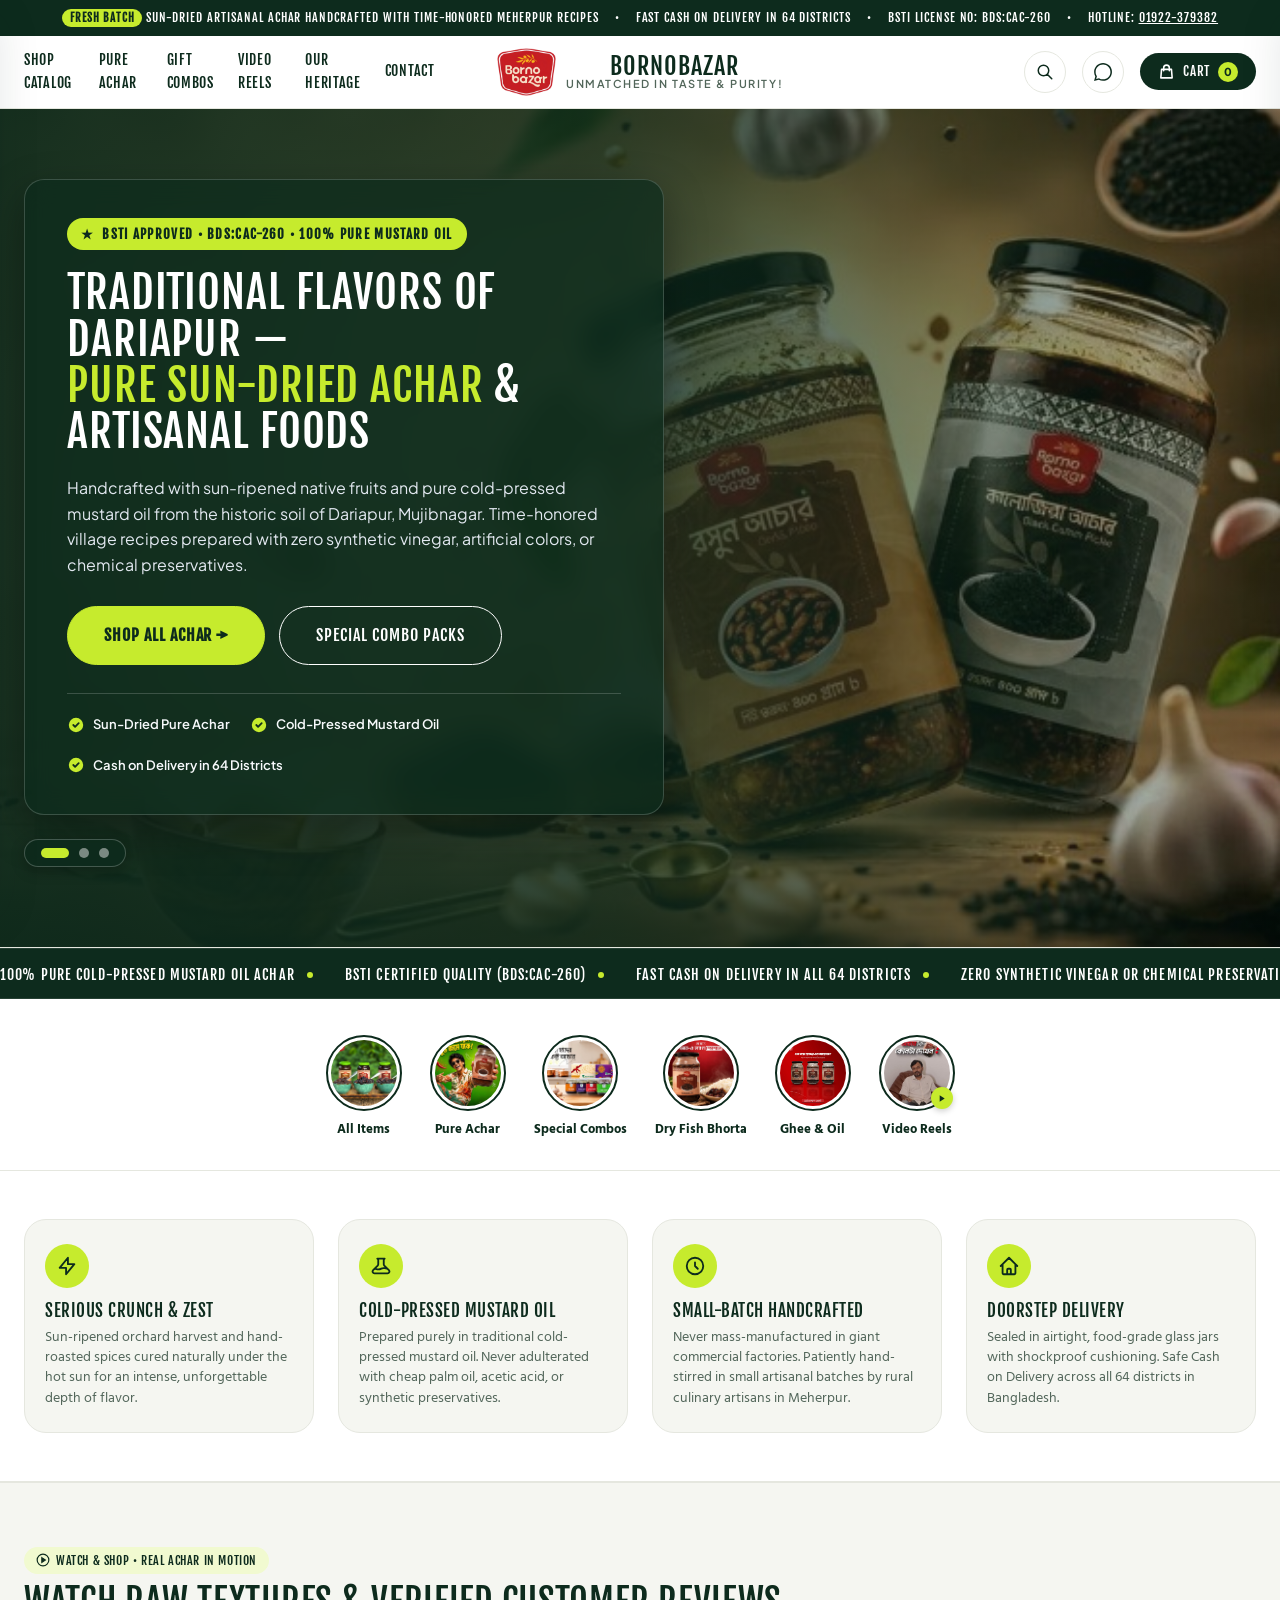
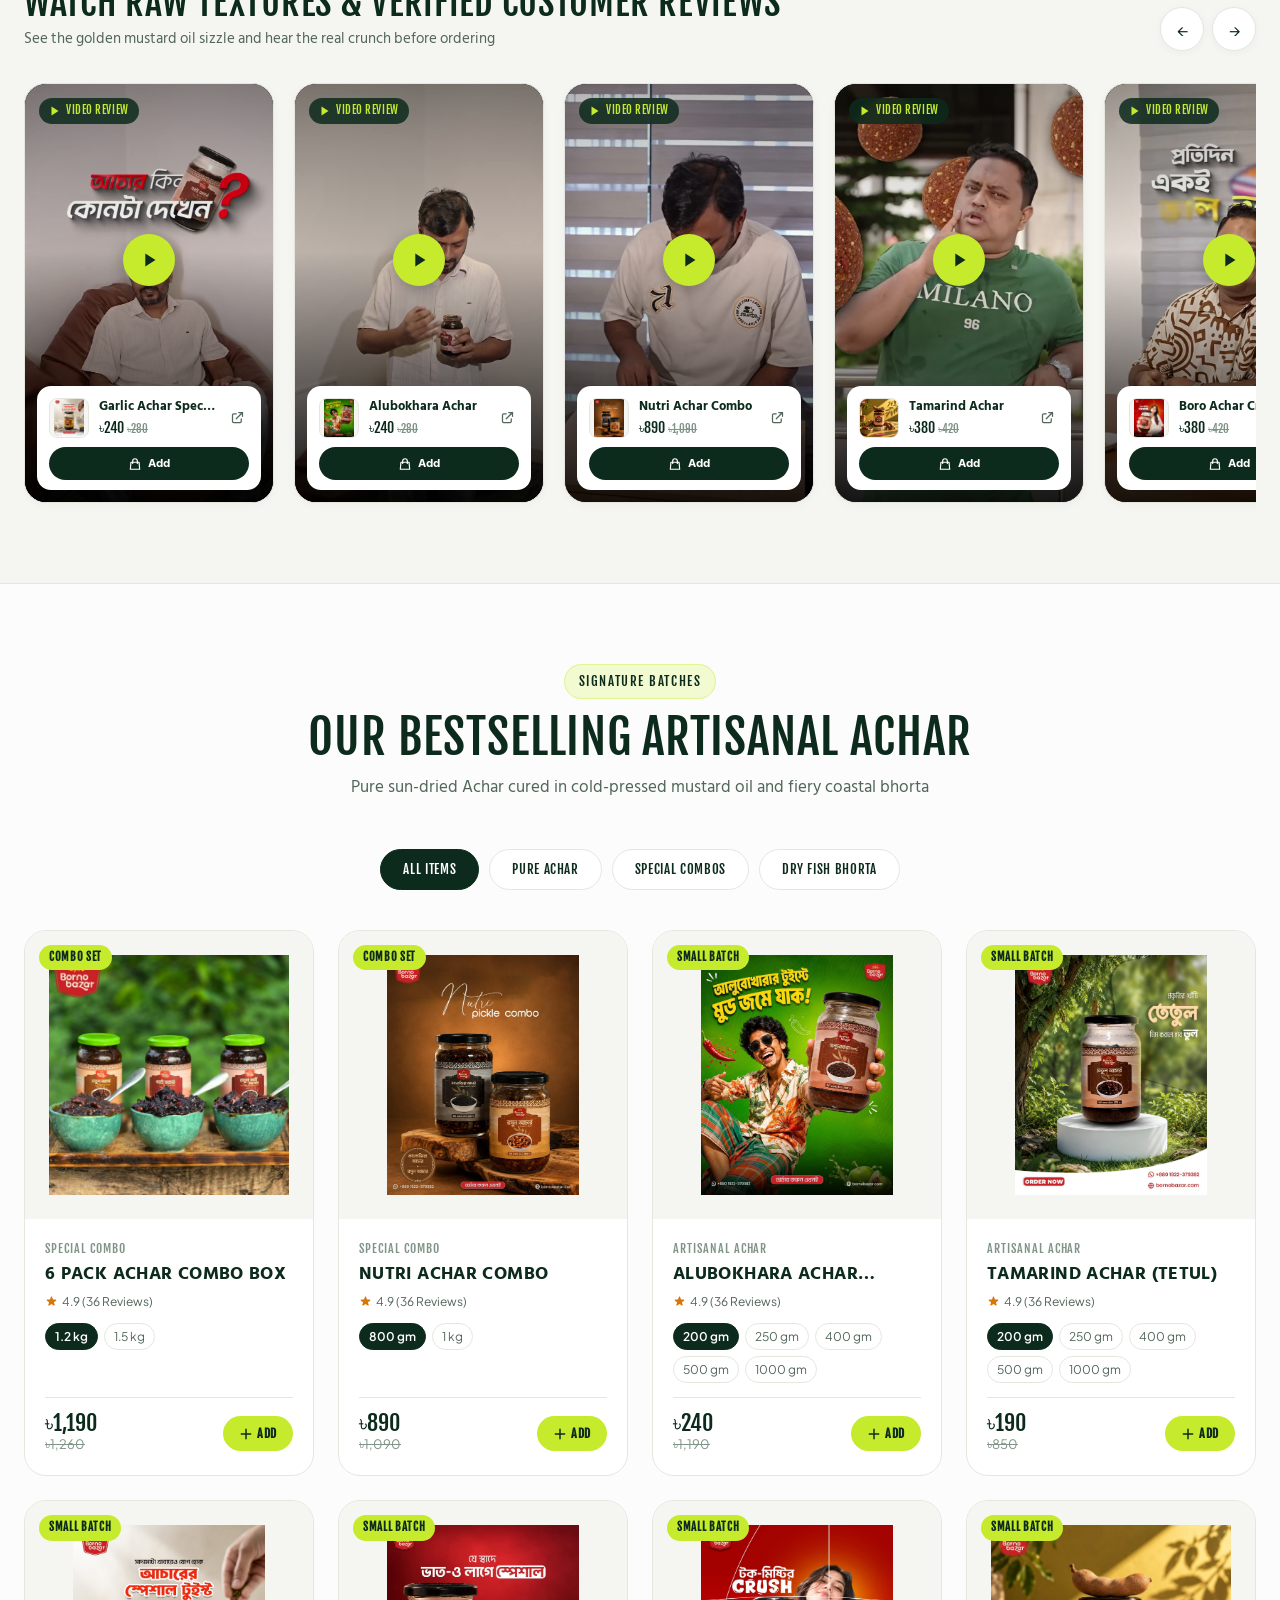
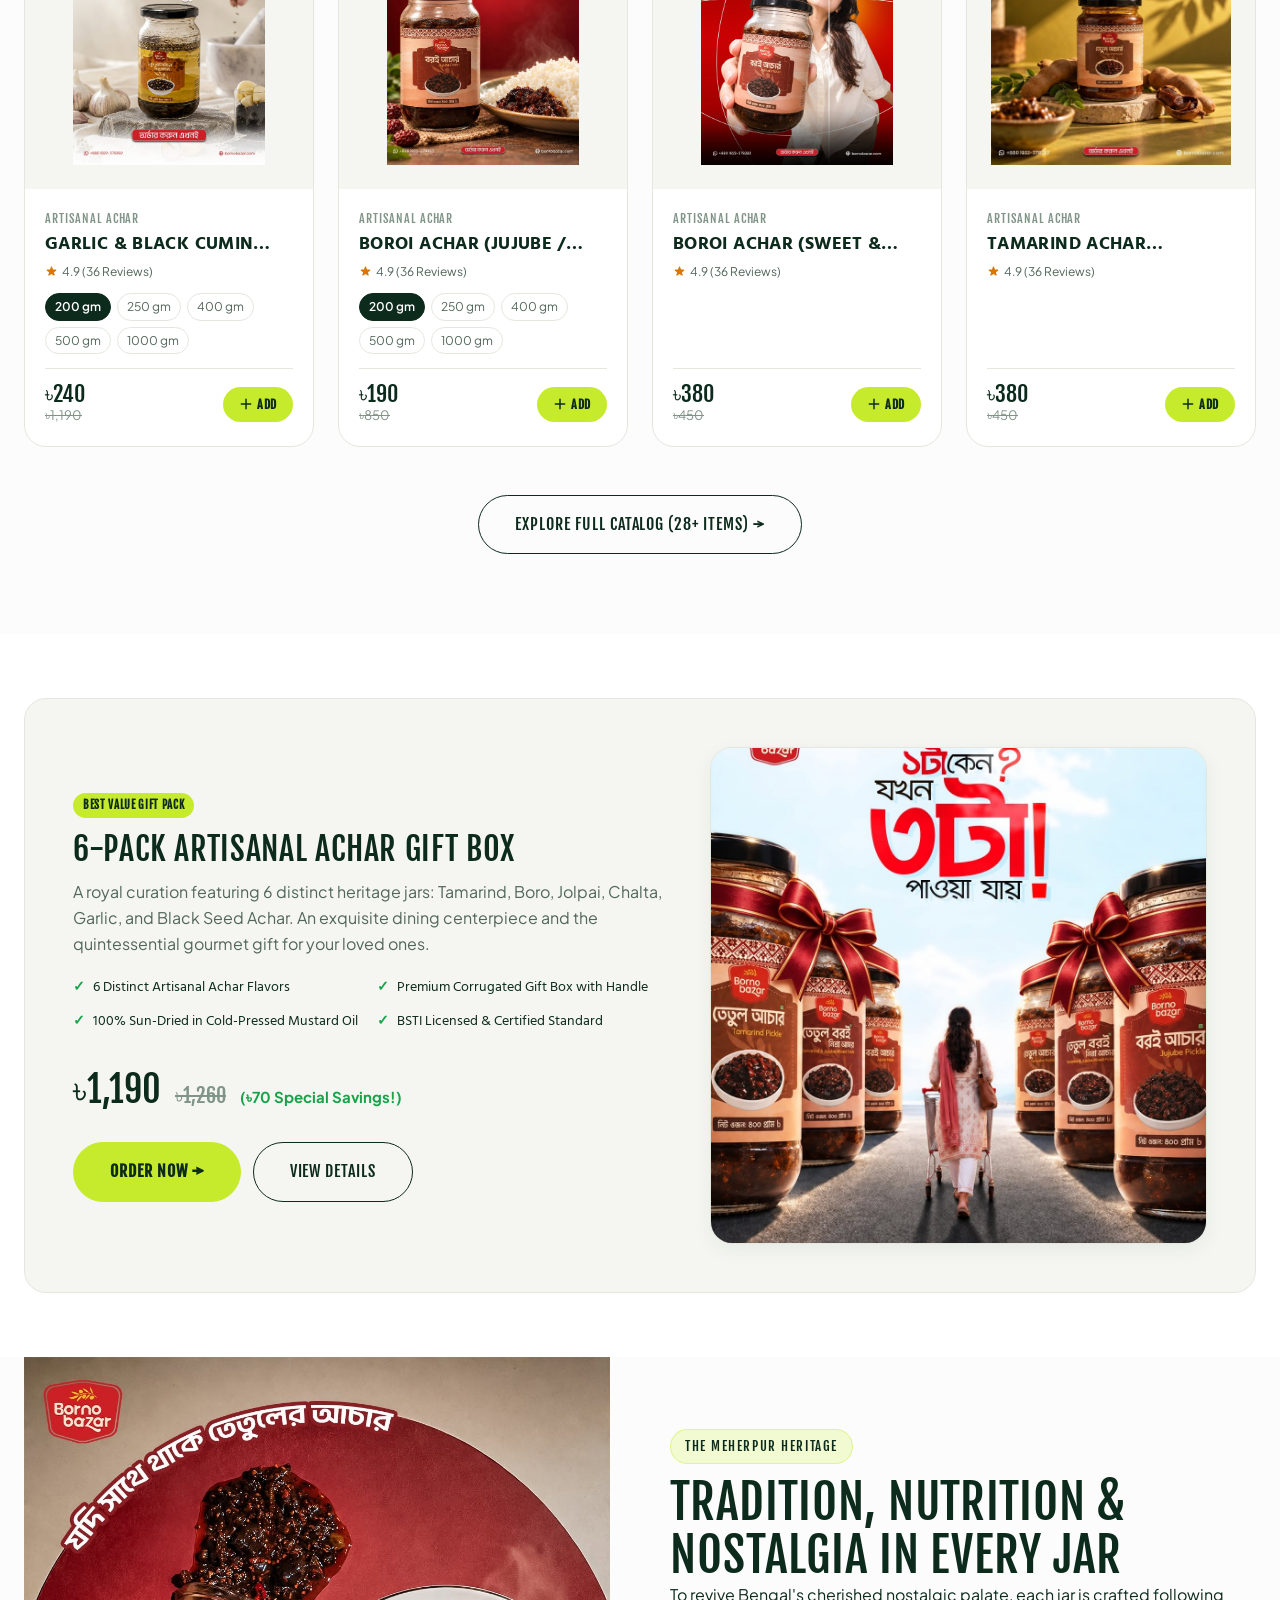
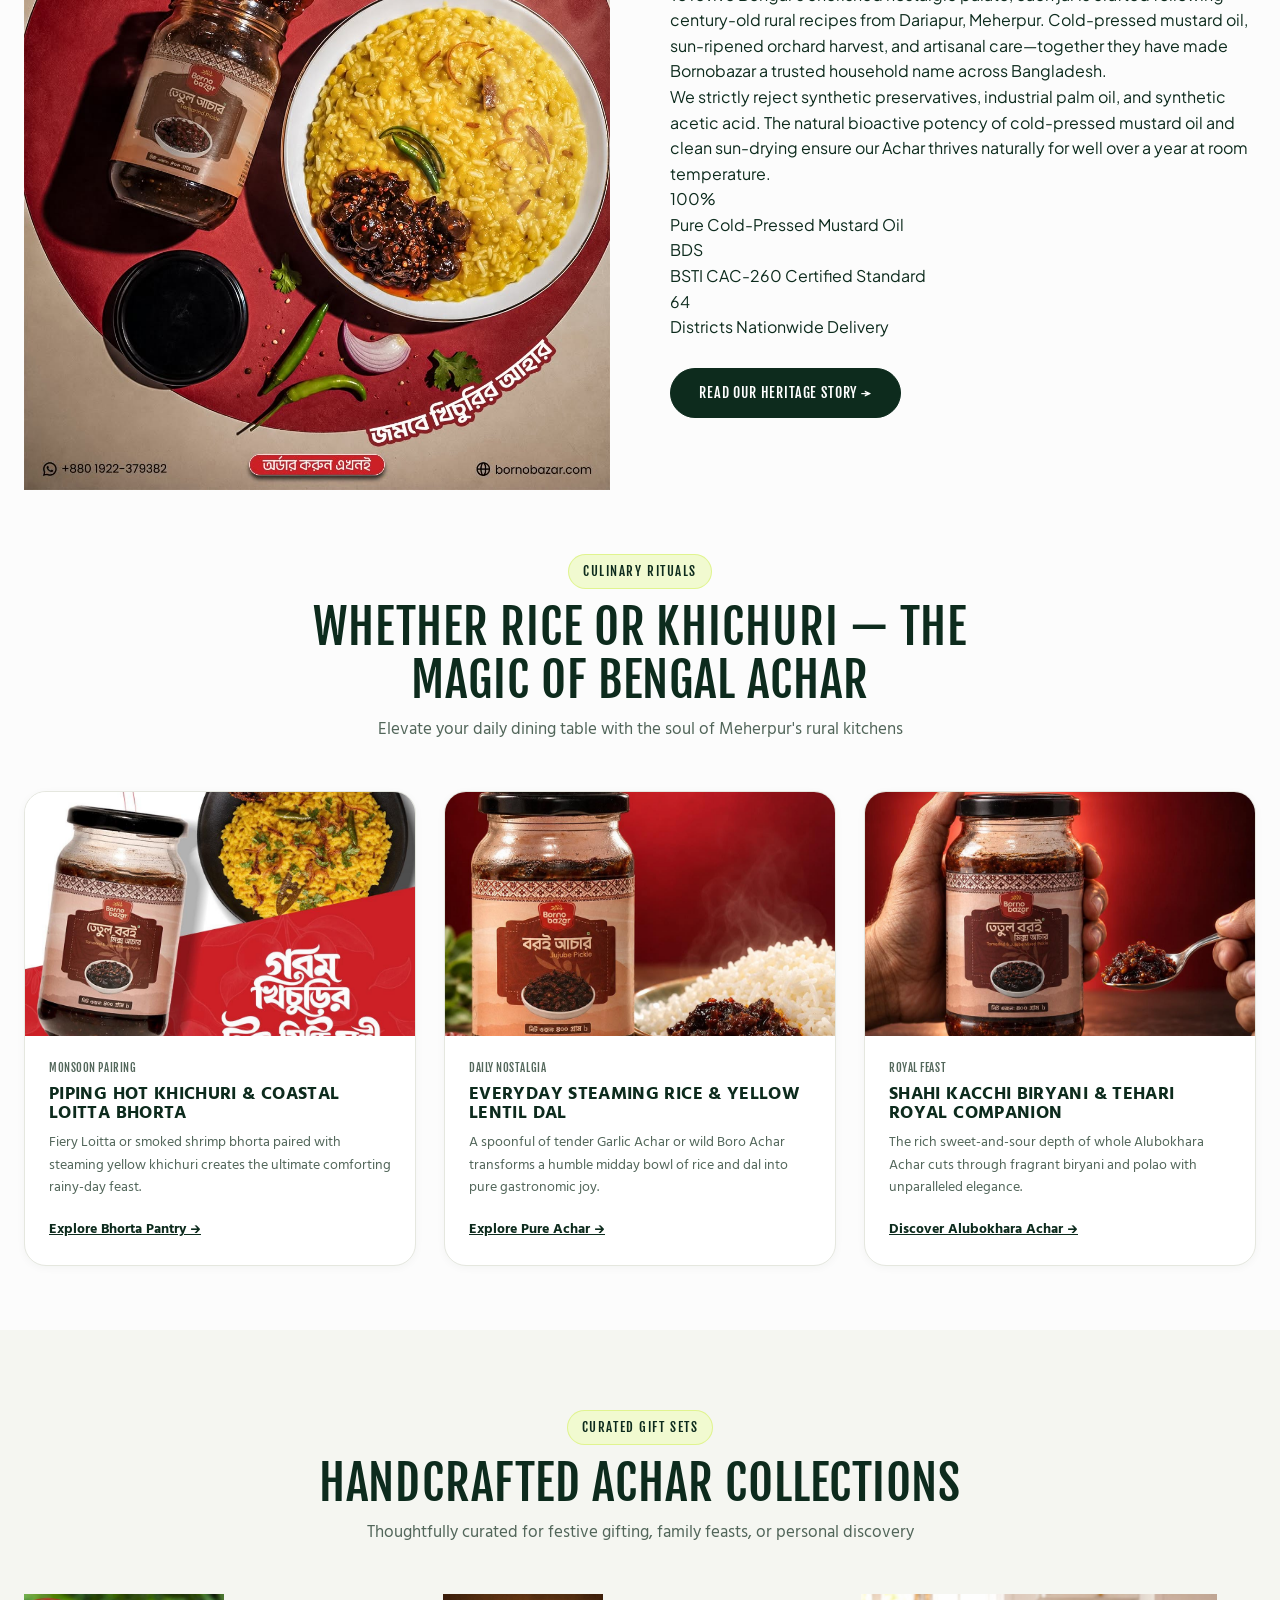
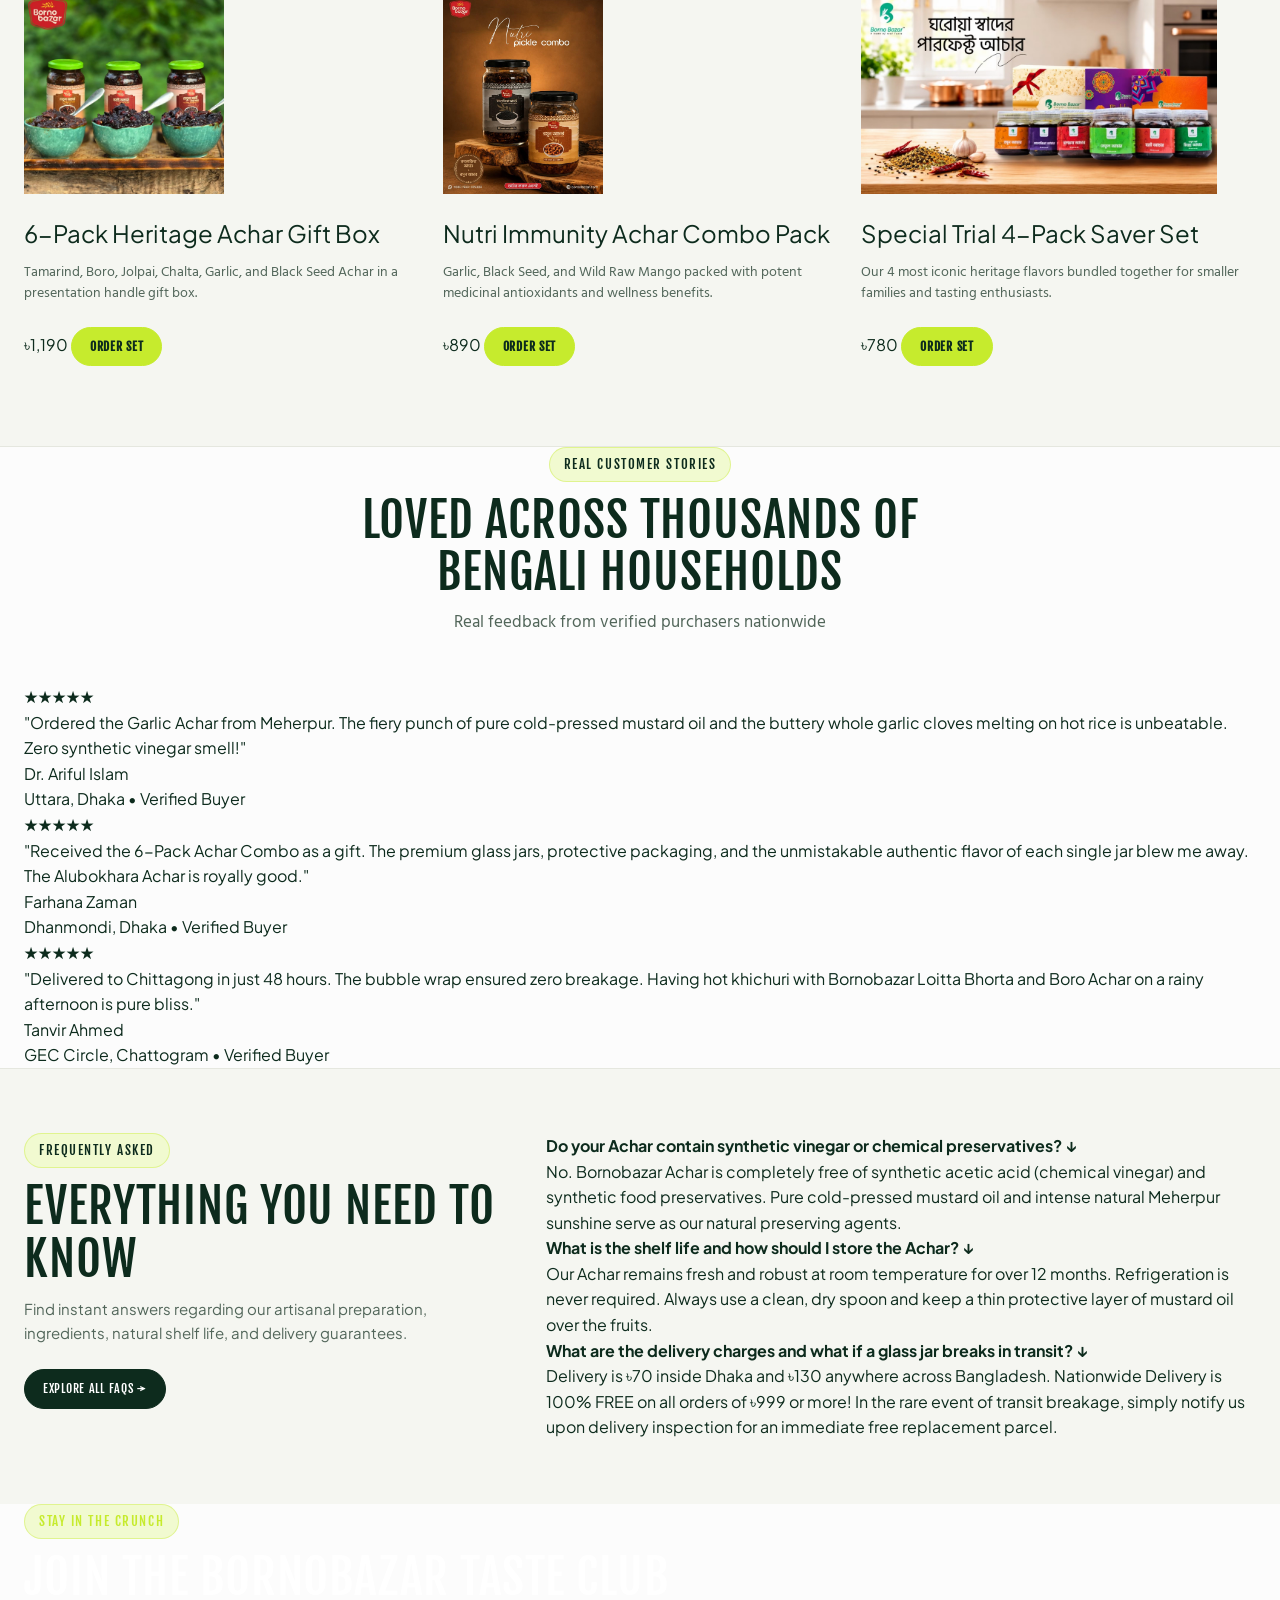
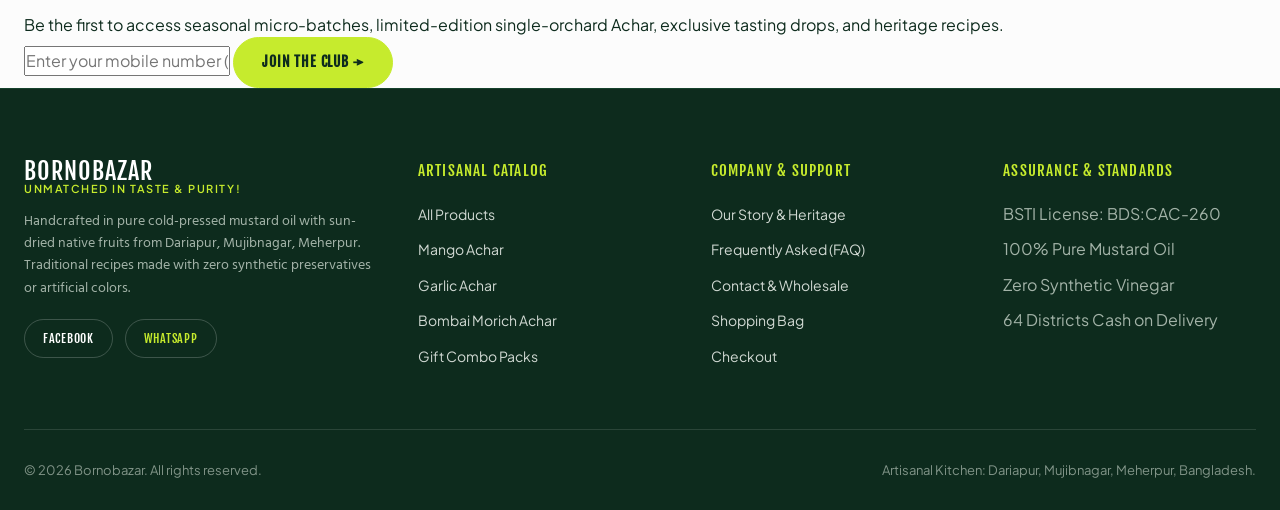
<file: index.html>
<!DOCTYPE html>
<html lang="en">
<head>
  <meta charset="UTF-8">
  <meta name="viewport" content="width=device-width, initial-scale=1.0, viewport-fit=cover">
  <title>BORNOBAZAR — Pure Sun-Dried Artisanal Achar & Handcrafted Pantry</title>
  <meta name="description" content="Discover small-batch, handcrafted Bangladeshi Achar — sun-dried in pure cold-pressed mustard oil with zero synthetic vinegar or preservatives. Delivered nationwide.">
  <link rel="icon" href="Logo/bornobazar-logo.png" type="image/png">
  <link rel="stylesheet" href="css/minimal.css?v=2.2">
</head>
<body>

  <!-- Top Announcement Bar -->
  <div class="bb-announcement">
    <div class="bb-container bb-announcement-inner">
      <span><span class="bb-announcement-badge">FRESH BATCH</span> Sun-Dried Artisanal Achar Handcrafted with Time-Honored Meherpur Recipes</span>
      <span>&bull;</span>
      <span>Fast Cash on Delivery in 64 Districts</span>
      <span>&bull;</span>
      <span>BSTI License No: BDS:CAC-260</span>
      <span>&bull;</span>
      <span>Hotline: <a href="tel:01922379382" style="color: inherit; text-decoration: underline;">01922-379382</a></span>
    </div>
  </div>

  <!-- Minimalist Luxury Header -->
  <header class="bb-header">
    <div class="bb-container bb-header-inner">
      <div class="bb-header-left">
        <button type="button" class="bb-header-icon-btn bb-mobile-toggle js-open-mobile-menu" aria-label="Open Menu">
          <svg width="20" height="20" fill="none" viewBox="0 0 24 24" stroke="currentColor" stroke-width="2"><path stroke-linecap="round" stroke-linejoin="round" d="M4 6h16M4 12h16M4 18h16"/></svg>
        </button>
        <nav class="bb-nav" aria-label="Primary Navigation">
          <a href="shop.html" class="bb-nav-link">Shop Catalog</a>
          <a href="shop.html?cat=Achar" class="bb-nav-link">Pure Achar</a>
          <a href="shop.html?cat=Special+Combo" class="bb-nav-link">Gift Combos</a>
          <a href="#home-reels-section" class="bb-nav-link">Video Reels</a>
          <a href="about.html" class="bb-nav-link">Our Heritage</a>
          <a href="contact.html" class="bb-nav-link">Contact</a>
        </nav>
      </div>

      <div class="bb-brand-center">
        <a href="index.html" class="bb-brand-logo" aria-label="Bornobazar Homepage">
          <img src="Logo/bornobazar-logo.png" alt="Bornobazar Logo">
          <div class="bb-brand-wordmark">
            BORNOBAZAR
            <span>UNMATCHED IN TASTE &amp; PURITY!</span>
          </div>
        </a>
      </div>

      <div class="bb-header-right">
        <a href="shop.html" class="bb-header-icon-btn" aria-label="Search Catalog">
          <svg width="18" height="18" fill="none" viewBox="0 0 24 24" stroke="currentColor" stroke-width="2"><path stroke-linecap="round" stroke-linejoin="round" d="M21 21l-6-6m2-5a7 7 0 11-14 0 7 7 0 0114 0z"/></svg>
        </a>
        <a href="https://wa.me/8801922379382" target="_blank" rel="noopener" class="bb-header-icon-btn" aria-label="WhatsApp Support">
          <svg width="18" height="18" fill="currentColor" viewBox="0 0 24 24"><path d="M.057 24l1.687-6.163c-1.041-1.804-1.588-3.849-1.587-5.946.003-6.556 5.338-11.891 11.893-11.891 3.181.001 6.167 1.24 8.413 3.488 2.245 2.248 3.481 5.236 3.48 8.414-.003 6.557-5.338 11.892-11.893 11.892-1.99-.001-3.951-.5-5.688-1.448l-6.305 1.654zm6.597-3.807c1.676.995 3.276 1.591 5.392 1.592 5.448 0 9.886-4.434 9.889-9.885.002-5.462-4.415-9.89-9.881-9.892-5.452 0-9.887 4.434-9.889 9.884-.001 2.225.651 3.891 1.746 5.634l-.999 3.648 3.742-.981z"/></svg>
        </a>
        <button type="button" class="bb-cart-pill-btn js-open-cart" aria-label="Shopping Bag">
          <svg width="17" height="17" fill="none" viewBox="0 0 24 24" stroke="currentColor" stroke-width="2.2"><path stroke-linecap="round" stroke-linejoin="round" d="M16 11V7a4 4 0 00-8 0v4M5 9h14l1 12H4L5 9z"/></svg>
          <span>Cart</span>
          <span class="bb-cart-count-badge">0</span>
        </button>
      </div>
    </div>
  </header>

  <!-- Hero Section with Same User Content & Rotating Slides (English + Achar) -->
  <section class="bb-hero" id="hero-slider">
    <!-- Full-Width Background Slides (Desktop >= 992px) -->
    <div class="bb-hero-slides" id="bb-hero-slides">
      <div class="bb-hero-slide active" style="background-image: url('All images/hero-banner-1.jpg');"></div>
      <div class="bb-hero-slide" style="background-image: url('All images/hero-banner-2.png');"></div>
      <div class="bb-hero-slide" style="background-image: url('All images/hero-banner-3.png');"></div>
    </div>

    <div class="bb-container" style="position: relative; z-index: 3; width: 100%;">
      <div class="bb-hero-grid">
        <!-- Hero Text Editorial Card -->
        <div class="bb-hero-content">
          <div class="bb-hero-tagline">
            <span>★</span>
            <span>BSTI APPROVED • BDS:CAC-260 &bull; 100% PURE MUSTARD OIL</span>
          </div>
          <h1 class="bb-hero-title">
            TRADITIONAL FLAVORS OF DARIAPUR —<br><span>PURE SUN-DRIED ACHAR</span> &amp; ARTISANAL FOODS
          </h1>
          <p class="bb-hero-desc">
            Handcrafted with sun-ripened native fruits and pure cold-pressed mustard oil from the historic soil of Dariapur, Mujibnagar. Time-honored village recipes prepared with zero synthetic vinegar, artificial colors, or chemical preservatives.
          </p>
          <div class="bb-hero-ctas">
            <a href="shop.html" class="btn-pill btn-lime btn-lg">Shop All Achar &rarr;</a>
            <a href="shop.html?cat=Special+Combo" class="btn-pill btn-outline btn-lg">Special Combo Packs</a>
          </div>

          <!-- Hero Verified Perks -->
          <div class="bb-hero-proof">
            <div class="bb-hero-proof-item">
              <svg width="18" height="18" fill="currentColor" viewBox="0 0 20 20"><path fill-rule="evenodd" d="M10 18a8 8 0 100-16 8 8 0 000 16zm3.707-9.293a1 1 0 00-1.414-1.414L9 10.586 7.707 9.293a1 1 0 00-1.414 1.414l2 2a1 1 0 001.414 0l4-4z" clip-rule="evenodd"/></svg>
              <span>Sun-Dried Pure Achar</span>
            </div>
            <div class="bb-hero-proof-item">
              <svg width="18" height="18" fill="currentColor" viewBox="0 0 20 20"><path fill-rule="evenodd" d="M10 18a8 8 0 100-16 8 8 0 000 16zm3.707-9.293a1 1 0 00-1.414-1.414L9 10.586 7.707 9.293a1 1 0 00-1.414 1.414l2 2a1 1 0 001.414 0l4-4z" clip-rule="evenodd"/></svg>
              <span>Cold-Pressed Mustard Oil</span>
            </div>
            <div class="bb-hero-proof-item">
              <svg width="18" height="18" fill="currentColor" viewBox="0 0 20 20"><path fill-rule="evenodd" d="M10 18a8 8 0 100-16 8 8 0 000 16zm3.707-9.293a1 1 0 00-1.414-1.414L9 10.586 7.707 9.293a1 1 0 00-1.414 1.414l2 2a1 1 0 001.414 0l4-4z" clip-rule="evenodd"/></svg>
              <span>Cash on Delivery in 64 Districts</span>
            </div>
          </div>
        </div>

        <!-- Hero Visual (Actual Bornobazar 6-Pack Combo Asset - Mobile Card) -->
        <div class="bb-hero-visual">
          <div class="bb-hero-card">
            <img src="All images/724500930_995387276435925_6032589404291467890_n.jpg" alt="Bornobazar 6-Pack Achar Combo Gift Box">
            <div class="bb-hero-float-badge">
              <div>
                <span class="dot"></span>
                <strong>6-Pack Special Combo</strong> &bull; ৳1,190
              </div>
              <a href="product.html?id=BB-COM-001" class="btn-pill btn-lime btn-sm">Order Now</a>
            </div>
          </div>
        </div>
      </div>

      <!-- Dot Pagination (Desktop Slider) -->
      <div class="bb-hero-dots" id="hero-dots" aria-label="Hero Banner Navigation">
        <button type="button" class="bb-hero-dot active" data-slide="0" aria-label="Slide 1"></button>
        <button type="button" class="bb-hero-dot" data-slide="1" aria-label="Slide 2"></button>
        <button type="button" class="bb-hero-dot" data-slide="2" aria-label="Slide 3"></button>
      </div>
    </div>
  </section>

  <!-- Continuous Marquee Ticker Tape (Fishtown Signature) -->
  <div class="bb-marquee-bar" aria-label="Brand Highlights">
    <div class="bb-marquee-track">
      <div class="bb-marquee-item"><span>100% PURE COLD-PRESSED MUSTARD OIL ACHAR</span><span class="bb-marquee-dot"></span></div>
      <div class="bb-marquee-item"><span>BSTI CERTIFIED QUALITY (BDS:CAC-260)</span><span class="bb-marquee-dot"></span></div>
      <div class="bb-marquee-item"><span>FAST CASH ON DELIVERY IN ALL 64 DISTRICTS</span><span class="bb-marquee-dot"></span></div>
      <div class="bb-marquee-item"><span>ZERO SYNTHETIC VINEGAR OR CHEMICAL PRESERVATIVES</span><span class="bb-marquee-dot"></span></div>
      <div class="bb-marquee-item"><span>CENTURY-OLD MEHERPUR HERITAGE RECIPES</span><span class="bb-marquee-dot"></span></div>
      <div class="bb-marquee-item"><span>AIRTIGHT TAMPER-EVIDENT FOOD-GRADE GLASS JARS</span><span class="bb-marquee-dot"></span></div>
      <div class="bb-marquee-item"><span>100% PURE COLD-PRESSED MUSTARD OIL ACHAR</span><span class="bb-marquee-dot"></span></div>
      <div class="bb-marquee-item"><span>BSTI CERTIFIED QUALITY (BDS:CAC-260)</span><span class="bb-marquee-dot"></span></div>
      <div class="bb-marquee-item"><span>FAST CASH ON DELIVERY IN ALL 64 DISTRICTS</span><span class="bb-marquee-dot"></span></div>
      <div class="bb-marquee-item"><span>ZERO SYNTHETIC VINEGAR OR CHEMICAL PRESERVATIVES</span><span class="bb-marquee-dot"></span></div>
      <div class="bb-marquee-item"><span>CENTURY-OLD MEHERPUR HERITAGE RECIPES</span><span class="bb-marquee-dot"></span></div>
      <div class="bb-marquee-item"><span>AIRTIGHT TAMPER-EVIDENT FOOD-GRADE GLASS JARS</span><span class="bb-marquee-dot"></span></div>
    </div>
  </div>

  <!-- Circular Stories / Category Highlights Strip -->
  <section class="bb-collections-strip" aria-label="Category Browser">
    <div class="bb-container">
      <div class="bb-collection-circles">
        <a href="shop.html" class="bb-circle-item">
          <div class="bb-circle-img-wrap">
            <img src="All images/724500930_995387276435925_6032589404291467890_n.jpg" alt="All Products">
          </div>
          <span class="bb-circle-label">All Items</span>
        </a>
        <a href="shop.html?cat=Achar" class="bb-circle-item">
          <div class="bb-circle-img-wrap">
            <img src="All images/779787836_1049495257691793_4108399455579486072_n.jpg" alt="Pure Achar">
          </div>
          <span class="bb-circle-label">Pure Achar</span>
        </a>
        <a href="shop.html?cat=Special+Combo" class="bb-circle-item">
          <div class="bb-circle-img-wrap">
            <img src="All images/727178380_1000519899255996_2655265046366657821_n.avif" alt="Special Combos">
          </div>
          <span class="bb-circle-label">Special Combos</span>
        </a>
        <a href="shop.html?cat=Bhorta" class="bb-circle-item">
          <div class="bb-circle-img-wrap">
            <img src="All images/809227374_1069914088983243_167875105315745262_n.jpg" alt="Dry Fish Bhorta">
          </div>
          <span class="bb-circle-label">Dry Fish Bhorta</span>
        </a>
        <a href="shop.html?cat=Ghee" class="bb-circle-item">
          <div class="bb-circle-img-wrap">
            <img src="All images/771471980_1039984395309546_7809941999449118754_n.jpg" alt="Ghee &amp; Mustard Oil">
          </div>
          <span class="bb-circle-label">Ghee &amp; Oil</span>
        </a>
        <a href="#home-reels-section" class="bb-circle-item">
          <div class="bb-circle-img-wrap bb-circle-video-badge">
            <img src="videos/poster_1.jpg" alt="Video Reels">
            <span class="bb-circle-play-badge">
              <svg width="11" height="11" viewBox="0 0 24 24" fill="currentColor"><polygon points="8 5 19 12 8 19 8 5"/></svg>
            </span>
          </div>
          <span class="bb-circle-label">Video Reels</span>
        </a>
      </div>
    </div>
  </section>

  <!-- The 4 Brand Pillars (Fishtown Style) -->
  <section class="bb-pillars">
    <div class="bb-container bb-pillars-grid">
      <div class="bb-pillar-card">
        <div class="bb-pillar-icon">
          <svg width="22" height="22" fill="none" viewBox="0 0 24 24" stroke="currentColor" stroke-width="2"><path stroke-linecap="round" stroke-linejoin="round" d="M13 10V3L4 14h7v7l9-11h-7z"/></svg>
        </div>
        <h3 class="bb-pillar-title">SERIOUS CRUNCH &amp; ZEST</h3>
        <p class="bb-pillar-desc">Sun-ripened orchard harvest and hand-roasted spices cured naturally under the hot sun for an intense, unforgettable depth of flavor.</p>
      </div>

      <div class="bb-pillar-card">
        <div class="bb-pillar-icon">
          <svg width="22" height="22" fill="none" viewBox="0 0 24 24" stroke="currentColor" stroke-width="2"><path stroke-linecap="round" stroke-linejoin="round" d="M19.428 15.428a2 2 0 00-1.022-.547l-2.387-.477a6 6 0 00-3.86.517l-.318.158a6 6 0 01-3.86.517L6.05 15.21a2 2 0 00-1.806.547M8 4h8l-1 1v5.172a2 2 0 00.586 1.414l5 5c1.26 1.26.367 3.414-1.415 3.414H4.828c-1.782 0-2.674-2.154-1.414-3.414l5-5A2 2 0 009 10.172V5L8 4z"/></svg>
        </div>
        <h3 class="bb-pillar-title">COLD-PRESSED MUSTARD OIL</h3>
        <p class="bb-pillar-desc">Prepared purely in traditional cold-pressed mustard oil. Never adulterated with cheap palm oil, acetic acid, or synthetic preservatives.</p>
      </div>

      <div class="bb-pillar-card">
        <div class="bb-pillar-icon">
          <svg width="22" height="22" fill="none" viewBox="0 0 24 24" stroke="currentColor" stroke-width="2"><path stroke-linecap="round" stroke-linejoin="round" d="M12 8v4l3 3m6-3a9 9 0 11-18 0 9 9 0 0118 0z"/></svg>
        </div>
        <h3 class="bb-pillar-title">SMALL-BATCH HANDCRAFTED</h3>
        <p class="bb-pillar-desc">Never mass-manufactured in giant commercial factories. Patiently hand-stirred in small artisanal batches by rural culinary artisans in Meherpur.</p>
      </div>

      <div class="bb-pillar-card">
        <div class="bb-pillar-icon">
          <svg width="22" height="22" fill="none" viewBox="0 0 24 24" stroke="currentColor" stroke-width="2"><path stroke-linecap="round" stroke-linejoin="round" d="M3 12l2-2m0 0l7-7 7 7M5 10v10a1 1 0 001 1h3m10-11l2 2m-2-2v10a1 1 0 01-1 1h-3m-6 0a1 1 0 001-1v-4a1 1 0 011-1h2a1 1 0 011 1v4a1 1 0 001 1m-6 0h6"/></svg>
        </div>
        <h3 class="bb-pillar-title">DOORSTEP DELIVERY</h3>
        <p class="bb-pillar-desc">Sealed in airtight, food-grade glass jars with shockproof cushioning. Safe Cash on Delivery across all 64 districts in Bangladesh.</p>
      </div>
    </div>
  </section>

  <!-- SHOPPABLE VIDEO REELS SECTION (WATCH & SHOP) -->
  <section class="bb-reels-section" id="home-reels-section">
    <!-- Dynamically rendered by BornobazarMinimal.renderReelsSection() -->
  </section>

  <!-- Featured Collection Showcase with Category Tabs -->
  <section class="bb-products-section">
    <div class="bb-container">
      <div class="section-header-wrap">
        <span class="section-label">SIGNATURE BATCHES</span>
        <h2 class="h2">OUR BESTSELLING ARTISANAL ACHAR</h2>
        <p class="section-subtitle">Pure sun-dried Achar cured in cold-pressed mustard oil and fiery coastal bhorta</p>
      </div>

      <!-- Filter Tabs -->
      <div class="bb-filter-bar">
        <button type="button" class="bb-filter-pill active" data-cat="all">All Items</button>
        <button type="button" class="bb-filter-pill" data-cat="Achar">Pure Achar</button>
        <button type="button" class="bb-filter-pill" data-cat="Special Combo">Special Combos</button>
        <button type="button" class="bb-filter-pill" data-cat="Dry Fish Bhorta">Dry Fish Bhorta</button>
      </div>

      <!-- Products Grid -->
      <div class="bb-products-grid" id="home-featured-grid">
        <!-- Dynamically injected by BornobazarMinimal.initHomePage() -->
      </div>

      <div style="text-align: center; margin-top: 48px;">
        <a href="shop.html" class="btn-pill btn-outline btn-lg">Explore Full Catalog (28+ Items) &rarr;</a>
      </div>
    </div>
  </section>

  <!-- SIGNATURE COMBO SPOTLIGHT (6-Pack Heritage Gift Box) -->
  <section class="bb-combo-feature">
    <div class="bb-container">
      <div class="bb-combo-box">
        <div>
          <span class="bb-card-badge" style="position: static; display: inline-block; margin-bottom: 14px;">BEST VALUE GIFT PACK</span>
          <h2 class="h2" style="font-size: 32px; margin-bottom: 12px;">6-Pack Artisanal Achar Gift Box</h2>
          <p style="font-size: 16px; color: var(--bb-text-muted); line-height: 1.6; margin-bottom: 20px;">
            A royal curation featuring 6 distinct heritage jars: Tamarind, Boro, Jolpai, Chalta, Garlic, and Black Seed Achar. An exquisite dining centerpiece and the quintessential gourmet gift for your loved ones.
          </p>
          <div class="bb-combo-flock">
            <div class="bb-combo-flock-item"><span class="bb-check-mark">&#10003;</span><span>6 Distinct Artisanal Achar Flavors</span></div>
            <div class="bb-combo-flock-item"><span class="bb-check-mark">&#10003;</span><span>Premium Corrugated Gift Box with Handle</span></div>
            <div class="bb-combo-flock-item"><span class="bb-check-mark">&#10003;</span><span>100% Sun-Dried in Cold-Pressed Mustard Oil</span></div>
            <div class="bb-combo-flock-item"><span class="bb-check-mark">&#10003;</span><span>BSTI Licensed &amp; Certified Standard</span></div>
          </div>
          <div style="display: flex; align-items: baseline; gap: 14px; margin-bottom: 24px;">
            <span style="font-family: var(--font-display); font-size: 36px; color: var(--bb-forest);">৳1,190</span>
            <span style="font-family: var(--font-display); font-size: 20px; color: var(--bb-text-light); text-decoration: line-through;">৳1,260</span>
            <span style="font-weight: 700; color: #16A34A; font-size: 15px;">(৳70 Special Savings!)</span>
          </div>
          <div style="display: flex; gap: 12px; flex-wrap: wrap;">
            <button type="button" class="btn-pill btn-lime btn-lg" onclick="BornobazarMinimal.addToCart('BB-COM-001', '1.2 kg', 1)">
              Order Now &rarr;
            </button>
            <a href="product.html?id=BB-COM-001" class="btn-pill btn-outline btn-lg">
              View Details
            </a>
          </div>
        </div>
        <div style="text-align: center;">
          <img src="All images/843240332_1094477496526902_5980914284984851090_n.jpg" alt="6-Pack Achar Combo Gift Box" style="border-radius: var(--radius-card); border: 1px solid var(--bb-border); width: 100%; aspect-ratio: 1/1; object-fit: cover; box-shadow: var(--shadow-md);">
        </div>
      </div>
    </div>
  </section>

  <!-- Editorial Storytelling / Heritage Mosaic -->
  <section class="bb-story">
    <div class="bb-container bb-story-grid">
      <div class="bb-story-media">
        <img src="All images/785146431_1053747143933271_4400781519732200893_n.jpg" alt="Artisans sun-drying Achar under intense Meherpur sunshine">
      </div>
      <div>
        <span class="section-label">THE MEHERPUR HERITAGE</span>
        <h2 class="h2">TRADITION, NUTRITION &amp; NOSTALGIA IN EVERY JAR</h2>
        <p class="bb-story-p">
          To revive Bengal's cherished nostalgic palate, each jar is crafted following century-old rural recipes from Dariapur, Meherpur. Cold-pressed mustard oil, sun-ripened orchard harvest, and artisanal care—together they have made Bornobazar a trusted household name across Bangladesh.
        </p>
        <p class="bb-story-p">
          We strictly reject synthetic preservatives, industrial palm oil, and synthetic acetic acid. The natural bioactive potency of cold-pressed mustard oil and clean sun-drying ensure our Achar thrives naturally for well over a year at room temperature.
        </p>

        <div class="bb-stats-grid">
          <div class="bb-stat-card">
            <div class="bb-stat-num">100%</div>
            <div class="bb-stat-text">Pure Cold-Pressed Mustard Oil</div>
          </div>
          <div class="bb-stat-card">
            <div class="bb-stat-num">BDS</div>
            <div class="bb-stat-text">BSTI CAC-260 Certified Standard</div>
          </div>
          <div class="bb-stat-card">
            <div class="bb-stat-num">64</div>
            <div class="bb-stat-text">Districts Nationwide Delivery</div>
          </div>
        </div>

        <div style="margin-top: 28px;">
          <a href="about.html" class="btn-pill btn-forest">Read Our Heritage Story &rarr;</a>
        </div>
      </div>
    </div>
  </section>

  <!-- TRADITIONAL DINING PAIRINGS ("WHETHER RICE OR KHICHURI — THE MAGIC OF BENGAL ACHAR") -->
  <section class="bb-pairings-section">
    <div class="bb-container">
      <div class="section-header-wrap" style="text-align: center;">
        <span class="section-label">CULINARY RITUALS</span>
        <h2 class="h2">WHETHER RICE OR KHICHURI — THE MAGIC OF BENGAL ACHAR</h2>
        <p class="section-subtitle">Elevate your daily dining table with the soul of Meherpur's rural kitchens</p>
      </div>

      <div class="bb-pairings-grid">
        <div class="bb-pairing-card">
          <img src="All images/810421901_1071418575499461_3924094265959788429_n.jpg" alt="Hot Khichuri with Dry Fish Bhorta" class="bb-pairing-media">
          <div class="bb-pairing-content">
            <div class="bb-pairing-tag">MONSOON PAIRING</div>
            <h3 class="bb-pairing-title">Piping Hot Khichuri &amp; Coastal Loitta Bhorta</h3>
            <p class="bb-pairing-desc">Fiery Loitta or smoked shrimp bhorta paired with steaming yellow khichuri creates the ultimate comforting rainy-day feast.</p>
            <a href="shop.html?cat=Bhorta" class="bb-pairing-link">Explore Bhorta Pantry &rarr;</a>
          </div>
        </div>

        <div class="bb-pairing-card">
          <img src="All images/809227374_1069914088983243_167875105315745262_n.jpg" alt="Steaming Rice with Garlic Achar" class="bb-pairing-media">
          <div class="bb-pairing-content">
            <div class="bb-pairing-tag">DAILY NOSTALGIA</div>
            <h3 class="bb-pairing-title">Everyday Steaming Rice &amp; Yellow Lentil Dal</h3>
            <p class="bb-pairing-desc">A spoonful of tender Garlic Achar or wild Boro Achar transforms a humble midday bowl of rice and dal into pure gastronomic joy.</p>
            <a href="shop.html?cat=Achar" class="bb-pairing-link">Explore Pure Achar &rarr;</a>
          </div>
        </div>

        <div class="bb-pairing-card">
          <img src="All images/800958925_1066158106025508_644983458927029991_n.jpg" alt="Shahi Biryani with Alubokhara Achar" class="bb-pairing-media">
          <div class="bb-pairing-content">
            <div class="bb-pairing-tag">ROYAL FEAST</div>
            <h3 class="bb-pairing-title">Shahi Kacchi Biryani &amp; Tehari Royal Companion</h3>
            <p class="bb-pairing-desc">The rich sweet-and-sour depth of whole Alubokhara Achar cuts through fragrant biryani and polao with unparalleled elegance.</p>
            <a href="product.html?id=BB-ACH-002" class="bb-pairing-link">Discover Alubokhara Achar &rarr;</a>
          </div>
        </div>
      </div>
    </div>
  </section>

  <!-- Curated Bento Sets Section -->
  <section class="bb-bento-section">
    <div class="bb-container">
      <div class="section-header-wrap" style="text-align: center;">
        <span class="section-label">CURATED GIFT SETS</span>
        <h2 class="h2">HANDCRAFTED ACHAR COLLECTIONS</h2>
        <p class="section-subtitle">Thoughtfully curated for festive gifting, family feasts, or personal discovery</p>
      </div>

      <div class="bb-bento-grid">
        <div class="bb-bento-card">
          <img src="All images/724500930_995387276435925_6032589404291467890_n.jpg" alt="6-Pack Achar Combo Gift Box" class="bb-bento-media">
          <div class="bb-bento-content">
            <div class="bb-bento-title">6-Pack Heritage Achar Gift Box</div>
            <p class="bb-bento-desc">Tamarind, Boro, Jolpai, Chalta, Garlic, and Black Seed Achar in a presentation handle gift box.</p>
            <div class="bb-bento-footer">
              <span class="bb-bento-price">৳1,190</span>
              <button type="button" class="btn-pill btn-lime btn-sm" onclick="BornobazarMinimal.addToCart('BB-COM-001', '1.2 kg', 1)">Order Set</button>
            </div>
          </div>
        </div>

        <div class="bb-bento-card">
          <img src="All images/788601539_1056888763619109_5968941487902862885_n.jpg" alt="Nutri Immunity Achar Combo" class="bb-bento-media">
          <div class="bb-bento-content">
            <div class="bb-bento-title">Nutri Immunity Achar Combo Pack</div>
            <p class="bb-bento-desc">Garlic, Black Seed, and Wild Raw Mango packed with potent medicinal antioxidants and wellness benefits.</p>
            <div class="bb-bento-footer">
              <span class="bb-bento-price">৳890</span>
              <button type="button" class="btn-pill btn-lime btn-sm" onclick="BornobazarMinimal.addToCart('BB-COM-006', '800 gm', 1)">Order Set</button>
            </div>
          </div>
        </div>

        <div class="bb-bento-card">
          <img src="All images/727178380_1000519899255996_2655265046366657821_n.avif" alt="Special Trial 4-Pack Saver Set" class="bb-bento-media">
          <div class="bb-bento-content">
            <div class="bb-bento-title">Special Trial 4-Pack Saver Set</div>
            <p class="bb-bento-desc">Our 4 most iconic heritage flavors bundled together for smaller families and tasting enthusiasts.</p>
            <div class="bb-bento-footer">
              <span class="bb-bento-price">৳780</span>
              <button type="button" class="btn-pill btn-lime btn-sm" onclick="BornobazarMinimal.addToCart('BB-COM-002', '800 gm', 1)">Order Set</button>
            </div>
          </div>
        </div>
      </div>
    </div>
  </section>

  <!-- Testimonials & Customer Proof -->
  <section class="bb-testimonials">
    <div class="bb-container">
      <div class="section-header-wrap" style="text-align: center;">
        <span class="section-label">REAL CUSTOMER STORIES</span>
        <h2 class="h2">LOVED ACROSS THOUSANDS OF BENGALI HOUSEHOLDS</h2>
        <p class="section-subtitle">Real feedback from verified purchasers nationwide</p>
      </div>

      <div class="bb-test-grid">
        <div class="bb-test-card">
          <div class="bb-test-stars">★★★★★</div>
          <p class="bb-test-quote">"Ordered the Garlic Achar from Meherpur. The fiery punch of pure cold-pressed mustard oil and the buttery whole garlic cloves melting on hot rice is unbeatable. Zero synthetic vinegar smell!"</p>
          <div class="bb-test-author">Dr. Ariful Islam</div>
          <div class="bb-test-location">Uttara, Dhaka &bull; Verified Buyer</div>
        </div>

        <div class="bb-test-card">
          <div class="bb-test-stars">★★★★★</div>
          <p class="bb-test-quote">"Received the 6-Pack Achar Combo as a gift. The premium glass jars, protective packaging, and the unmistakable authentic flavor of each single jar blew me away. The Alubokhara Achar is royally good."</p>
          <div class="bb-test-author">Farhana Zaman</div>
          <div class="bb-test-location">Dhanmondi, Dhaka &bull; Verified Buyer</div>
        </div>

        <div class="bb-test-card">
          <div class="bb-test-stars">★★★★★</div>
          <p class="bb-test-quote">"Delivered to Chittagong in just 48 hours. The bubble wrap ensured zero breakage. Having hot khichuri with Bornobazar Loitta Bhorta and Boro Achar on a rainy afternoon is pure bliss."</p>
          <div class="bb-test-author">Tanvir Ahmed</div>
          <div class="bb-test-location">GEC Circle, Chattogram &bull; Verified Buyer</div>
        </div>
      </div>
    </div>
  </section>

  <!-- HOMEPAGE FAQ ACCORDION -->
  <section class="bb-faq-home-section">
    <div class="bb-container">
      <div class="bb-faq-home-grid">
        <div>
          <span class="section-label">FREQUENTLY ASKED</span>
          <h2 class="h2" style="margin-bottom: 12px;">EVERYTHING YOU NEED TO KNOW</h2>
          <p style="color: var(--bb-text-muted); font-size: 15px; line-height: 1.6; margin-bottom: 24px;">
            Find instant answers regarding our artisanal preparation, ingredients, natural shelf life, and delivery guarantees.
          </p>
          <a href="faq.html" class="btn-pill btn-forest btn-sm">Explore All FAQs &rarr;</a>
        </div>

        <div class="bb-accordion-wrap">
          <div class="bb-accordion-item" style="border-top: none; padding-top: 0;">
            <div class="bb-accordion-btn" style="font-weight: 700; font-size: 16px;">
              <span>Do your Achar contain synthetic vinegar or chemical preservatives?</span>
              <span>&darr;</span>
            </div>
            <div class="bb-accordion-content">
              No. Bornobazar Achar is completely free of synthetic acetic acid (chemical vinegar) and synthetic food preservatives. Pure cold-pressed mustard oil and intense natural Meherpur sunshine serve as our natural preserving agents.
            </div>
          </div>

          <div class="bb-accordion-item">
            <div class="bb-accordion-btn" style="font-weight: 700; font-size: 16px;">
              <span>What is the shelf life and how should I store the Achar?</span>
              <span>&darr;</span>
            </div>
            <div class="bb-accordion-content">
              Our Achar remains fresh and robust at room temperature for over 12 months. Refrigeration is never required. Always use a clean, dry spoon and keep a thin protective layer of mustard oil over the fruits.
            </div>
          </div>

          <div class="bb-accordion-item">
            <div class="bb-accordion-btn" style="font-weight: 700; font-size: 16px;">
              <span>What are the delivery charges and what if a glass jar breaks in transit?</span>
              <span>&darr;</span>
            </div>
            <div class="bb-accordion-content">
              Delivery is ৳70 inside Dhaka and ৳130 anywhere across Bangladesh. Nationwide Delivery is 100% FREE on all orders of ৳999 or more! In the rare event of transit breakage, simply notify us upon delivery inspection for an immediate free replacement parcel.
            </div>
          </div>
        </div>
      </div>
    </div>
  </section>

  <!-- Newsletter / Taste Club -->
  <section class="bb-newsletter">
    <div class="bb-container bb-news-inner">
      <span class="section-label" style="color: var(--bb-lime);">STAY IN THE CRUNCH</span>
      <h2 class="h2" style="color: #FFFFFF; margin-bottom: 8px;">JOIN THE BORNOBAZAR TASTE CLUB</h2>
      <p class="bb-news-desc">Be the first to access seasonal micro-batches, limited-edition single-orchard Achar, exclusive tasting drops, and heritage recipes.</p>
      
      <form class="bb-news-form" onsubmit="event.preventDefault(); BornobazarMinimal.showToast('Thank you! You have joined the Taste Club.'); this.reset();">
        <input type="tel" placeholder="Enter your mobile number (e.g. 017XXXXXXXX)" required class="bb-news-input">
        <button type="submit" class="btn-pill btn-lime">Join the Club &rarr;</button>
      </form>
    </div>
  </section>

  <!-- High-End Minimalist Footer -->
  <footer class="bb-footer">
    <div class="bb-container">
      <div class="bb-footer-grid">
        <div class="bb-footer-brand">
          <div class="bb-brand-wordmark" style="font-size: 24px; color: #FFFFFF;">
            BORNOBAZAR
            <span style="color: var(--bb-lime);">UNMATCHED IN TASTE &amp; PURITY!</span>
          </div>
          <p class="bb-footer-desc">
            Handcrafted in pure cold-pressed mustard oil with sun-dried native fruits from Dariapur, Mujibnagar, Meherpur. Traditional recipes made with zero synthetic preservatives or artificial colors.
          </p>
          <div style="display: flex; gap: 12px; margin-top: 16px;">
            <a href="https://www.facebook.com/bornobazarbd" target="_blank" rel="noopener" class="btn-pill btn-sm" style="border: 1px solid rgba(255,255,255,0.2); color: #fff;">Facebook</a>
            <a href="https://wa.me/8801922379382" target="_blank" rel="noopener" class="btn-pill btn-sm" style="border: 1px solid rgba(255,255,255,0.2); color: var(--bb-lime);">WhatsApp</a>
          </div>
        </div>

        <div>
          <div class="bb-footer-col-title">Artisanal Catalog</div>
          <ul class="bb-footer-links">
            <li><a href="shop.html">All Products</a></li>
            <li><a href="shop.html?cat=Achar">Mango Achar</a></li>
            <li><a href="shop.html?cat=Achar">Garlic Achar</a></li>
            <li><a href="shop.html?cat=Achar">Bombai Morich Achar</a></li>
            <li><a href="shop.html?cat=Special+Combo">Gift Combo Packs</a></li>
          </ul>
        </div>

        <div>
          <div class="bb-footer-col-title">Company &amp; Support</div>
          <ul class="bb-footer-links">
            <li><a href="about.html">Our Story &amp; Heritage</a></li>
            <li><a href="faq.html">Frequently Asked (FAQ)</a></li>
            <li><a href="contact.html">Contact &amp; Wholesale</a></li>
            <li><a href="cart.html">Shopping Bag</a></li>
            <li><a href="checkout.html">Checkout</a></li>
          </ul>
        </div>

        <div>
          <div class="bb-footer-col-title">Assurance &amp; Standards</div>
          <ul class="bb-footer-links">
            <li><span style="color: #A3B3A8;">BSTI License: BDS:CAC-260</span></li>
            <li><span style="color: #A3B3A8;">100% Pure Mustard Oil</span></li>
            <li><span style="color: #A3B3A8;">Zero Synthetic Vinegar</span></li>
            <li><span style="color: #A3B3A8;">64 Districts Cash on Delivery</span></li>
          </ul>
        </div>
      </div>

      <div class="bb-footer-bottom">
        <div>&copy; 2026 Bornobazar. All rights reserved.</div>
        <div>Artisanal Kitchen: Dariapur, Mujibnagar, Meherpur, Bangladesh.</div>
      </div>
    </div>
  </footer>

  <!-- Slide-In Cart Drawer & Backdrop -->
  <div class="bb-drawer-backdrop" id="drawer-backdrop"></div>
  <aside class="bb-cart-drawer" id="cart-drawer" aria-label="Shopping Cart Drawer">
    <div class="bb-drawer-header">
      <div class="bb-drawer-title">YOUR SHOPPING BAG</div>
      <button type="button" class="bb-drawer-close js-close-cart" aria-label="Close Shopping Bag">
        <svg width="18" height="18" fill="none" viewBox="0 0 24 24" stroke="currentColor" stroke-width="2"><path stroke-linecap="round" stroke-linejoin="round" d="M6 18L18 6M6 6l12 12"/></svg>
      </button>
    </div>
    <div class="bb-drawer-free-shipping">
      <div id="drawer-free-ship-text">Add only <strong>৳999</strong> more to unlock <strong>FREE DELIVERY</strong>!</div>
      <div class="bb-free-ship-bar">
        <div class="bb-free-ship-fill" id="drawer-free-ship-fill"></div>
      </div>
    </div>
    <div class="bb-drawer-body" id="cart-drawer-body"></div>
    <div class="bb-drawer-footer">
      <div class="bb-drawer-subtotal-row">
        <span class="bb-drawer-subtotal-label">Subtotal</span>
        <span class="bb-drawer-subtotal-val" id="drawer-subtotal-val">৳0</span>
      </div>
      <div style="display: flex; gap: 8px;">
        <a href="cart.html" class="btn-pill btn-outline btn-full" style="padding: 12px 14px; font-size: 13px;">View Bag</a>
        <a href="checkout.html" class="btn-pill btn-lime btn-full" style="padding: 12px 14px; font-size: 13px;">Checkout &rarr;</a>
      </div>
    </div>
  </aside>

  <!-- Mobile Navigation Drawer -->
  <aside class="bb-cart-drawer" id="mobile-drawer" style="left: 0; right: auto; transform: translateX(-100%);">
    <div class="bb-drawer-header">
      <div class="bb-brand-wordmark" style="font-size: 20px;">BORNOBAZAR</div>
      <button type="button" class="bb-drawer-close js-close-mobile-menu" aria-label="Close Navigation Menu">
        <svg width="18" height="18" fill="none" viewBox="0 0 24 24" stroke="currentColor" stroke-width="2"><path stroke-linecap="round" stroke-linejoin="round" d="M6 18L18 6M6 6l12 12"/></svg>
      </button>
    </div>
    <div style="padding: 24px; display: flex; flex-direction: column; gap: 18px;">
      <a href="index.html" class="bb-nav-link" style="font-size: 16px;">Home</a>
      <a href="shop.html" class="bb-nav-link" style="font-size: 16px;">Shop All Achar</a>
      <a href="shop.html?cat=Achar" class="bb-nav-link" style="font-size: 16px;">Pure Artisanal Achar</a>
      <a href="shop.html?cat=Special+Combo" class="bb-nav-link" style="font-size: 16px;">Special Combo Packs</a>
      <a href="#home-reels-section" class="bb-nav-link" style="font-size: 16px;" onclick="BornobazarMinimal.closeMobileMenu(); document.getElementById('home-reels-section')?.scrollIntoView({behavior:'smooth'});">Watch Video Reels</a>
      <a href="about.html" class="bb-nav-link" style="font-size: 16px;">Our Heritage &amp; Kitchen</a>
      <a href="faq.html" class="bb-nav-link" style="font-size: 16px;">Frequently Asked (FAQ)</a>
      <a href="contact.html" class="bb-nav-link" style="font-size: 16px;">Contact &amp; Wholesale</a>
      <hr style="border: none; border-top: 1px solid var(--bb-border); margin: 10px 0;">
      <a href="https://wa.me/8801922379382" target="_blank" class="btn-pill btn-lime btn-full" style="justify-content: center;">
        Order on WhatsApp
      </a>
    </div>
  </aside>

  <!-- Shoppable Video Reel Modal Player -->
  <div class="bb-reel-modal-backdrop" id="reel-modal" role="dialog" aria-modal="true" aria-label="Video Reel Player">
    <div class="bb-reel-modal-dialog">
      <button type="button" class="bb-reel-modal-close" id="reel-modal-close" aria-label="Close Video">
        <svg width="20" height="20" fill="none" viewBox="0 0 24 24" stroke="currentColor" stroke-width="2.5"><path stroke-linecap="round" stroke-linejoin="round" d="M6 18L18 6M6 6l12 12"/></svg>
      </button>
      <button type="button" class="bb-reel-modal-nav-prev" id="reel-modal-prev" aria-label="Previous Video Reel">
        <svg width="20" height="20" fill="none" viewBox="0 0 24 24" stroke="currentColor" stroke-width="2.5"><path stroke-linecap="round" stroke-linejoin="round" d="M15 19l-7-7 7-7"/></svg>
      </button>
      <button type="button" class="bb-reel-modal-nav-next" id="reel-modal-next" aria-label="Next Video Reel">
        <svg width="20" height="20" fill="none" viewBox="0 0 24 24" stroke="currentColor" stroke-width="2.5"><path stroke-linecap="round" stroke-linejoin="round" d="M9 5l7 7-7 7"/></svg>
      </button>
      <div class="bb-reel-modal-iframe-wrap" id="reel-iframe-container"></div>
      <div class="bb-reel-modal-drawer" id="reel-modal-drawer"></div>
    </div>
  </div>

  <!-- Core Scripts -->
  <script src="data/products-data.js?v=2.2"></script>
  <script src="js/minimal.js?v=2.2"></script>
</body>
</html>
</file>
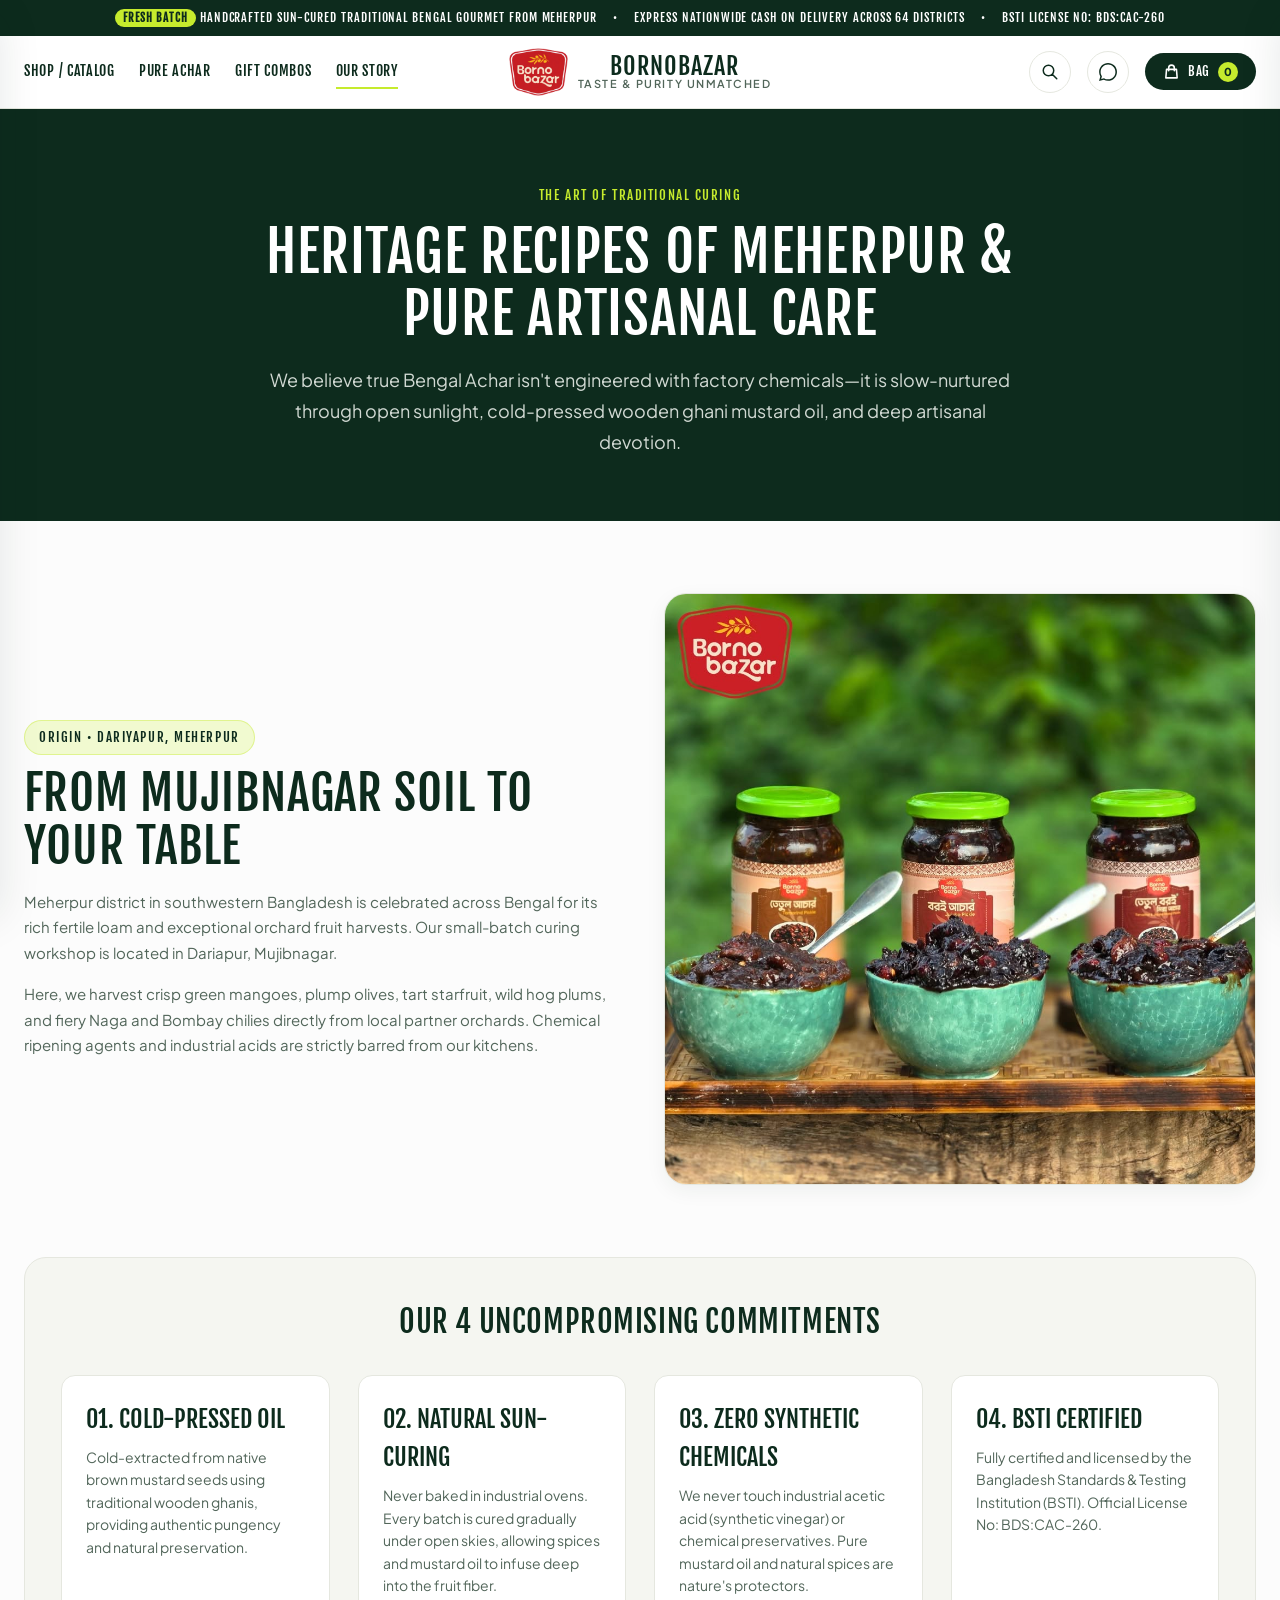
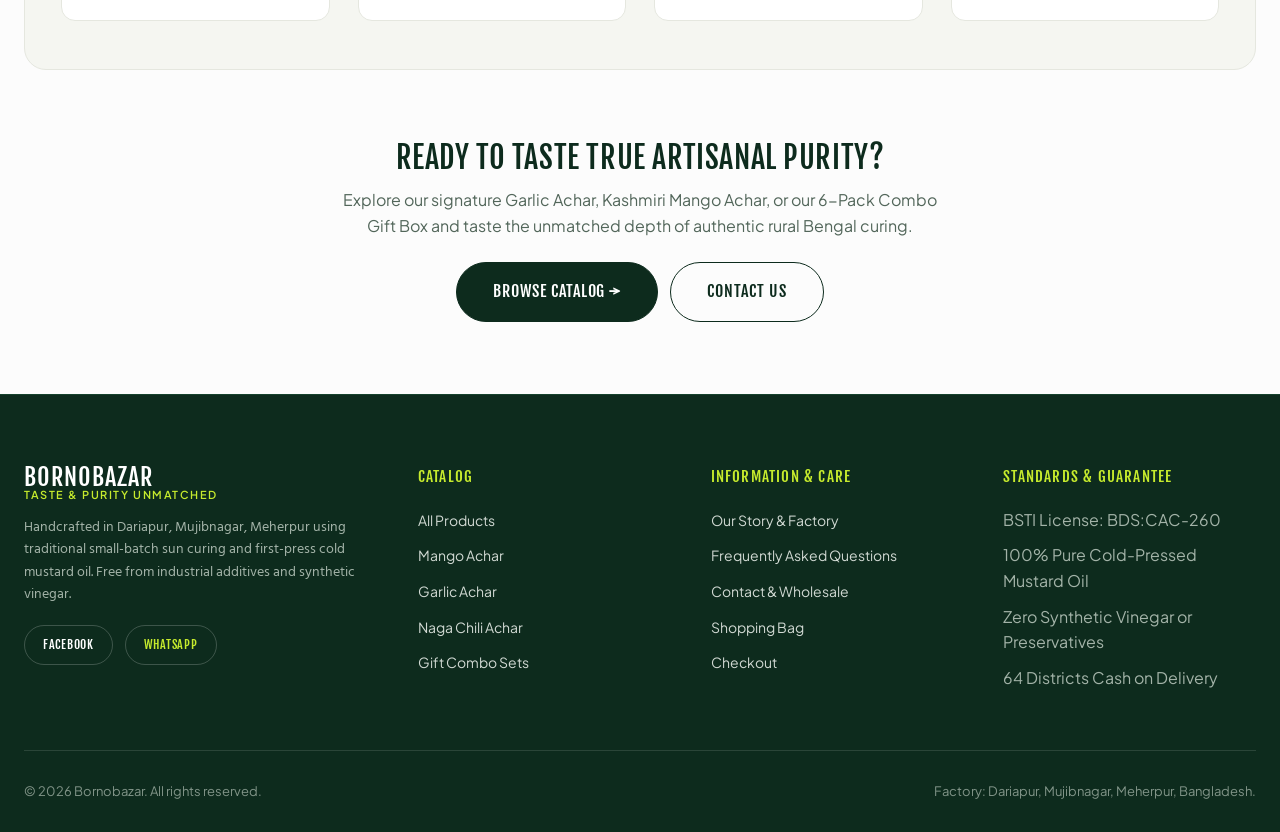
<file: about.html>
<!DOCTYPE html>
<html lang="en">
<head>
  <meta charset="UTF-8">
  <meta name="viewport" content="width=device-width, initial-scale=1.0, viewport-fit=cover">
  <title>Our Story &amp; Workshop — BORNOBAZAR Minimal</title>
  <meta name="description" content="The story of handcrafted, sun-cured traditional Achar and pantry gourmet from Dariapur, Mujibnagar, Meherpur. Pure cold-pressed mustard oil with zero synthetic vinegar.">
  <link rel="icon" href="Logo/bornobazar-logo.png" type="image/png">
  <link rel="stylesheet" href="css/minimal.css?v=1.0">
</head>
<body>

  <!-- Top Announcement Bar -->
  <div class="bb-announcement">
    <div class="bb-container bb-announcement-inner">
      <span><span class="bb-announcement-badge">FRESH BATCH</span> Handcrafted sun-cured traditional Bengal gourmet from Meherpur</span>
      <span>&bull;</span>
      <span>Express Nationwide Cash on Delivery Across 64 Districts</span>
      <span>&bull;</span>
      <span>BSTI License No: BDS:CAC-260</span>
    </div>
  </div>

  <!-- Minimalist Luxury Header -->
  <header class="bb-header">
    <div class="bb-container bb-header-inner">
      <div class="bb-header-left">
        <button type="button" class="bb-header-icon-btn bb-mobile-toggle js-open-mobile-menu" aria-label="Open Navigation Menu">
          <svg width="20" height="20" fill="none" viewBox="0 0 24 24" stroke="currentColor" stroke-width="2"><path stroke-linecap="round" stroke-linejoin="round" d="M4 6h16M4 12h16M4 18h16"/></svg>
        </button>
        <nav class="bb-nav" aria-label="Primary Navigation">
          <a href="shop.html" class="bb-nav-link">Shop / Catalog</a>
          <a href="shop.html?cat=Achar" class="bb-nav-link">Pure Achar</a>
          <a href="shop.html?cat=Special+Combo" class="bb-nav-link">Gift Combos</a>
          <a href="about.html" class="bb-nav-link active">Our Story</a>
        </nav>
      </div>

      <div class="bb-brand-center">
        <a href="index.html" class="bb-brand-logo" aria-label="Bornobazar Homepage">
          <img src="Logo/bornobazar-logo.png" alt="Bornobazar Logo">
          <div class="bb-brand-wordmark">
            BORNOBAZAR
            <span>TASTE &amp; PURITY UNMATCHED</span>
          </div>
        </a>
      </div>

      <div class="bb-header-right">
        <a href="shop.html" class="bb-header-icon-btn" aria-label="Search Catalog">
          <svg width="18" height="18" fill="none" viewBox="0 0 24 24" stroke="currentColor" stroke-width="2"><path stroke-linecap="round" stroke-linejoin="round" d="M21 21l-6-6m2-5a7 7 0 11-14 0 7 7 0 0114 0z"/></svg>
        </a>
        <a href="https://wa.me/8801922379382" target="_blank" rel="noopener" class="bb-header-icon-btn" aria-label="WhatsApp Support">
          <svg width="18" height="18" fill="currentColor" viewBox="0 0 24 24"><path d="M.057 24l1.687-6.163c-1.041-1.804-1.588-3.849-1.587-5.946.003-6.556 5.338-11.891 11.893-11.891 3.181.001 6.167 1.24 8.413 3.488 2.245 2.248 3.481 5.236 3.48 8.414-.003 6.557-5.338 11.892-11.893 11.892-1.99-.001-3.951-.5-5.688-1.448l-6.305 1.654zm6.597-3.807c1.676.995 3.276 1.591 5.392 1.592 5.448 0 9.886-4.434 9.889-9.885.002-5.462-4.415-9.89-9.881-9.892-5.452 0-9.887 4.434-9.889 9.884-.001 2.225.651 3.891 1.746 5.634l-.999 3.648 3.742-.981z"/></svg>
        </a>
        <button type="button" class="bb-cart-pill-btn js-open-cart" aria-label="Open Shopping Bag">
          <svg width="17" height="17" fill="none" viewBox="0 0 24 24" stroke="currentColor" stroke-width="2.2"><path stroke-linecap="round" stroke-linejoin="round" d="M16 11V7a4 4 0 00-8 0v4M5 9h14l1 12H4L5 9z"/></svg>
          <span>Bag</span>
          <span class="bb-cart-count-badge">0</span>
        </button>
      </div>
    </div>
  </header>

  <!-- Editorial Hero Section -->
  <section style="background: var(--bb-forest); color: #FFFFFF; padding: 72px 0 64px;">
    <div class="bb-container" style="max-width: 800px; text-align: center;">
      <span style="font-family: var(--font-display); font-size: 13px; color: var(--bb-lime); letter-spacing: 0.12em; text-transform: uppercase;">
        THE ART OF TRADITIONAL CURING
      </span>
      <h1 class="h1" style="color: #FFFFFF; margin: 16px 0 20px; font-size: clamp(34px, 5vw, 56px);">
        HERITAGE RECIPES OF MEHERPUR &amp; PURE ARTISANAL CARE
      </h1>
      <p style="font-size: 18px; line-height: 1.7; color: #D1D9D3;">
        We believe true Bengal Achar isn't engineered with factory chemicals—it is slow-nurtured through open sunlight, cold-pressed wooden ghani mustard oil, and deep artisanal devotion.
      </p>
    </div>
  </section>

  <!-- Story Bento Section -->
  <section style="padding: 72px 0;">
    <div class="bb-container">
      
      <div style="display: grid; grid-template-columns: 1fr 1fr; gap: 48px; align-items: center; margin-bottom: 72px;" class="bb-about-grid">
        <div>
          <span class="section-label">ORIGIN &bull; DARIYAPUR, MEHERPUR</span>
          <h2 class="h2" style="margin-bottom: 16px;">FROM MUJIBNAGAR SOIL TO YOUR TABLE</h2>
          <p style="font-size: 15px; color: var(--bb-text-muted); line-height: 1.7; margin-bottom: 16px;">
            Meherpur district in southwestern Bangladesh is celebrated across Bengal for its rich fertile loam and exceptional orchard fruit harvests. Our small-batch curing workshop is located in Dariapur, Mujibnagar.
          </p>
          <p style="font-size: 15px; color: var(--bb-text-muted); line-height: 1.7;">
            Here, we harvest crisp green mangoes, plump olives, tart starfruit, wild hog plums, and fiery Naga and Bombay chilies directly from local partner orchards. Chemical ripening agents and industrial acids are strictly barred from our kitchens.
          </p>
        </div>
        <div>
          <img src="All images/724500930_995387276435925_6032589404291467890_n.jpg" alt="Bornobazar Artisanal Achar Jars" style="width: 100%; border-radius: var(--radius-card); border: 1px solid var(--bb-border); box-shadow: var(--shadow-md);">
        </div>
      </div>

      <!-- Core Pillars of Quality -->
      <div style="background: var(--bb-surface-muted); border: 1px solid var(--bb-border); border-radius: var(--radius-card); padding: 48px 36px; margin-bottom: 72px;">
        <h2 class="h3" style="text-align: center; margin-bottom: 36px;">OUR 4 UNCOMPROMISING COMMITMENTS</h2>
        
        <div style="display: grid; grid-template-columns: repeat(auto-fit, minmax(220px, 1fr)); gap: 28px;">
          <div style="background: #FFFFFF; border: 1px solid var(--bb-border); border-radius: var(--radius-md); padding: 24px;">
            <div style="font-family: var(--font-display); font-size: 24px; color: var(--bb-forest); margin-bottom: 8px;">01. COLD-PRESSED OIL</div>
            <p style="font-size: 14px; color: var(--bb-text-muted); line-height: 1.6;">Cold-extracted from native brown mustard seeds using traditional wooden ghanis, providing authentic pungency and natural preservation.</p>
          </div>

          <div style="background: #FFFFFF; border: 1px solid var(--bb-border); border-radius: var(--radius-md); padding: 24px;">
            <div style="font-family: var(--font-display); font-size: 24px; color: var(--bb-forest); margin-bottom: 8px;">02. NATURAL SUN-CURING</div>
            <p style="font-size: 14px; color: var(--bb-text-muted); line-height: 1.6;">Never baked in industrial ovens. Every batch is cured gradually under open skies, allowing spices and mustard oil to infuse deep into the fruit fiber.</p>
          </div>

          <div style="background: #FFFFFF; border: 1px solid var(--bb-border); border-radius: var(--radius-md); padding: 24px;">
            <div style="font-family: var(--font-display); font-size: 24px; color: var(--bb-forest); margin-bottom: 8px;">03. ZERO SYNTHETIC CHEMICALS</div>
            <p style="font-size: 14px; color: var(--bb-text-muted); line-height: 1.6;">We never touch industrial acetic acid (synthetic vinegar) or chemical preservatives. Pure mustard oil and natural spices are nature's protectors.</p>
          </div>

          <div style="background: #FFFFFF; border: 1px solid var(--bb-border); border-radius: var(--radius-md); padding: 24px;">
            <div style="font-family: var(--font-display); font-size: 24px; color: var(--bb-forest); margin-bottom: 8px;">04. BSTI CERTIFIED</div>
            <p style="font-size: 14px; color: var(--bb-text-muted); line-height: 1.6;">Fully certified and licensed by the Bangladesh Standards &amp; Testing Institution (BSTI). Official License No: BDS:CAC-260.</p>
          </div>
        </div>
      </div>

      <!-- Factory & Team CTA -->
      <div style="text-align: center; max-width: 600px; margin: 0 auto;">
        <h2 class="h3" style="margin-bottom: 12px;">READY TO TASTE TRUE ARTISANAL PURITY?</h2>
        <p style="color: var(--bb-text-muted); font-size: 16px; margin-bottom: 24px;">
          Explore our signature Garlic Achar, Kashmiri Mango Achar, or our 6-Pack Combo Gift Box and taste the unmatched depth of authentic rural Bengal curing.
        </p>
        <div style="display: flex; gap: 12px; justify-content: center; flex-wrap: wrap;">
          <a href="shop.html" class="btn-pill btn-forest btn-lg">Browse Catalog &rarr;</a>
          <a href="contact.html" class="btn-pill btn-outline btn-lg">Contact Us</a>
        </div>
      </div>

    </div>
  </section>

  <!-- Footer -->
  <footer class="bb-footer">
    <div class="bb-container">
      <div class="bb-footer-grid">
        <div class="bb-footer-brand">
          <div class="bb-brand-wordmark" style="font-size: 24px; color: #FFFFFF;">
            BORNOBAZAR
            <span style="color: var(--bb-lime);">TASTE &amp; PURITY UNMATCHED</span>
          </div>
          <p class="bb-footer-desc">
            Handcrafted in Dariapur, Mujibnagar, Meherpur using traditional small-batch sun curing and first-press cold mustard oil. Free from industrial additives and synthetic vinegar.
          </p>
          <div style="display: flex; gap: 12px; margin-top: 16px;">
            <a href="https://www.facebook.com/bornobazarbd" target="_blank" rel="noopener" class="btn-pill btn-sm" style="border: 1px solid rgba(255,255,255,0.2); color: #fff; text-decoration: none;">Facebook</a>
            <a href="https://wa.me/8801922379382" target="_blank" rel="noopener" class="btn-pill btn-sm" style="border: 1px solid rgba(255,255,255,0.2); color: var(--bb-lime); text-decoration: none;">WhatsApp</a>
          </div>
        </div>

        <div>
          <div class="bb-footer-col-title">Catalog</div>
          <ul class="bb-footer-links">
            <li><a href="shop.html">All Products</a></li>
            <li><a href="shop.html?cat=Achar">Mango Achar</a></li>
            <li><a href="shop.html?cat=Achar">Garlic Achar</a></li>
            <li><a href="shop.html?cat=Achar">Naga Chili Achar</a></li>
            <li><a href="shop.html?cat=Special+Combo">Gift Combo Sets</a></li>
          </ul>
        </div>

        <div>
          <div class="bb-footer-col-title">Information &amp; Care</div>
          <ul class="bb-footer-links">
            <li><a href="about.html">Our Story &amp; Factory</a></li>
            <li><a href="faq.html">Frequently Asked Questions</a></li>
            <li><a href="contact.html">Contact &amp; Wholesale</a></li>
            <li><a href="cart.html">Shopping Bag</a></li>
            <li><a href="checkout.html">Checkout</a></li>
          </ul>
        </div>

        <div>
          <div class="bb-footer-col-title">Standards &amp; Guarantee</div>
          <ul class="bb-footer-links">
            <li><span style="color: #A3B3A8;">BSTI License: BDS:CAC-260</span></li>
            <li><span style="color: #A3B3A8;">100% Pure Cold-Pressed Mustard Oil</span></li>
            <li><span style="color: #A3B3A8;">Zero Synthetic Vinegar or Preservatives</span></li>
            <li><span style="color: #A3B3A8;">64 Districts Cash on Delivery</span></li>
          </ul>
        </div>
      </div>

      <div class="bb-footer-bottom">
        <div>&copy; 2026 Bornobazar. All rights reserved.</div>
        <div>Factory: Dariapur, Mujibnagar, Meherpur, Bangladesh.</div>
      </div>
    </div>
  </footer>

  <!-- Slide-In Cart Drawer & Backdrop -->
  <div class="bb-drawer-backdrop" id="drawer-backdrop"></div>
  <aside class="bb-cart-drawer" id="cart-drawer" aria-label="Shopping Cart Drawer">
    <div class="bb-drawer-header">
      <div class="bb-drawer-title">YOUR SHOPPING BAG</div>
      <button type="button" class="bb-drawer-close js-close-cart" aria-label="Close Bag">
        <svg width="18" height="18" fill="none" viewBox="0 0 24 24" stroke="currentColor" stroke-width="2"><path stroke-linecap="round" stroke-linejoin="round" d="M6 18L18 6M6 6l12 12"/></svg>
      </button>
    </div>
    <div class="bb-drawer-free-shipping">
      <div id="drawer-free-ship-text">Add only <strong>৳999</strong> more to unlock <strong>FREE DELIVERY</strong>!</div>
      <div class="bb-free-ship-bar">
        <div class="bb-free-ship-fill" id="drawer-free-ship-fill"></div>
      </div>
    </div>
    <div class="bb-drawer-body" id="cart-drawer-body"></div>
    <div class="bb-drawer-footer">
      <div class="bb-drawer-subtotal-row">
        <span class="bb-drawer-subtotal-label">Subtotal</span>
        <span class="bb-drawer-subtotal-val" id="drawer-subtotal-val">৳0</span>
      </div>
      <div style="display: flex; gap: 8px;">
        <a href="cart.html" class="btn-pill btn-outline btn-full" style="padding: 12px 14px; font-size: 13px;">View Bag</a>
        <a href="checkout.html" class="btn-pill btn-lime btn-full" style="padding: 12px 14px; font-size: 13px;">Checkout Now &rarr;</a>
      </div>
    </div>
  </aside>

  <!-- Mobile Navigation Drawer -->
  <aside class="bb-cart-drawer" id="mobile-drawer" style="left: 0; right: auto; transform: translateX(-100%);">
    <div class="bb-drawer-header">
      <div class="bb-brand-wordmark" style="font-size: 20px;">BORNOBAZAR</div>
      <button type="button" class="bb-drawer-close js-close-mobile-menu" aria-label="Close Navigation">
        <svg width="18" height="18" fill="none" viewBox="0 0 24 24" stroke="currentColor" stroke-width="2"><path stroke-linecap="round" stroke-linejoin="round" d="M6 18L18 6M6 6l12 12"/></svg>
      </button>
    </div>
    <div style="padding: 24px; display: flex; flex-direction: column; gap: 18px;">
      <a href="index.html" class="bb-nav-link" style="font-size: 16px;">Home</a>
      <a href="shop.html" class="bb-nav-link" style="font-size: 16px;">Shop All Products</a>
      <a href="shop.html?cat=Achar" class="bb-nav-link" style="font-size: 16px;">Pure Achar</a>
      <a href="shop.html?cat=Special+Combo" class="bb-nav-link" style="font-size: 16px;">Gift Combo Sets</a>
      <a href="shop.html?cat=Dry+Fish+Bhorta" class="bb-nav-link" style="font-size: 16px;">Dry Fish Bhorta</a>
      <a href="about.html" class="bb-nav-link active" style="font-size: 16px; font-weight: 700; color: var(--bb-forest);">Our Story &amp; Factory</a>
      <a href="faq.html" class="bb-nav-link" style="font-size: 16px;">Frequently Asked Questions</a>
      <a href="contact.html" class="bb-nav-link" style="font-size: 16px;">Contact &amp; Wholesale</a>
    </div>
  </aside>

  <!-- Core Scripts -->
  <script src="data/products-data.js?v=1.0"></script>
  <script src="js/minimal.js?v=1.0"></script>
</body>
</html>
</file>
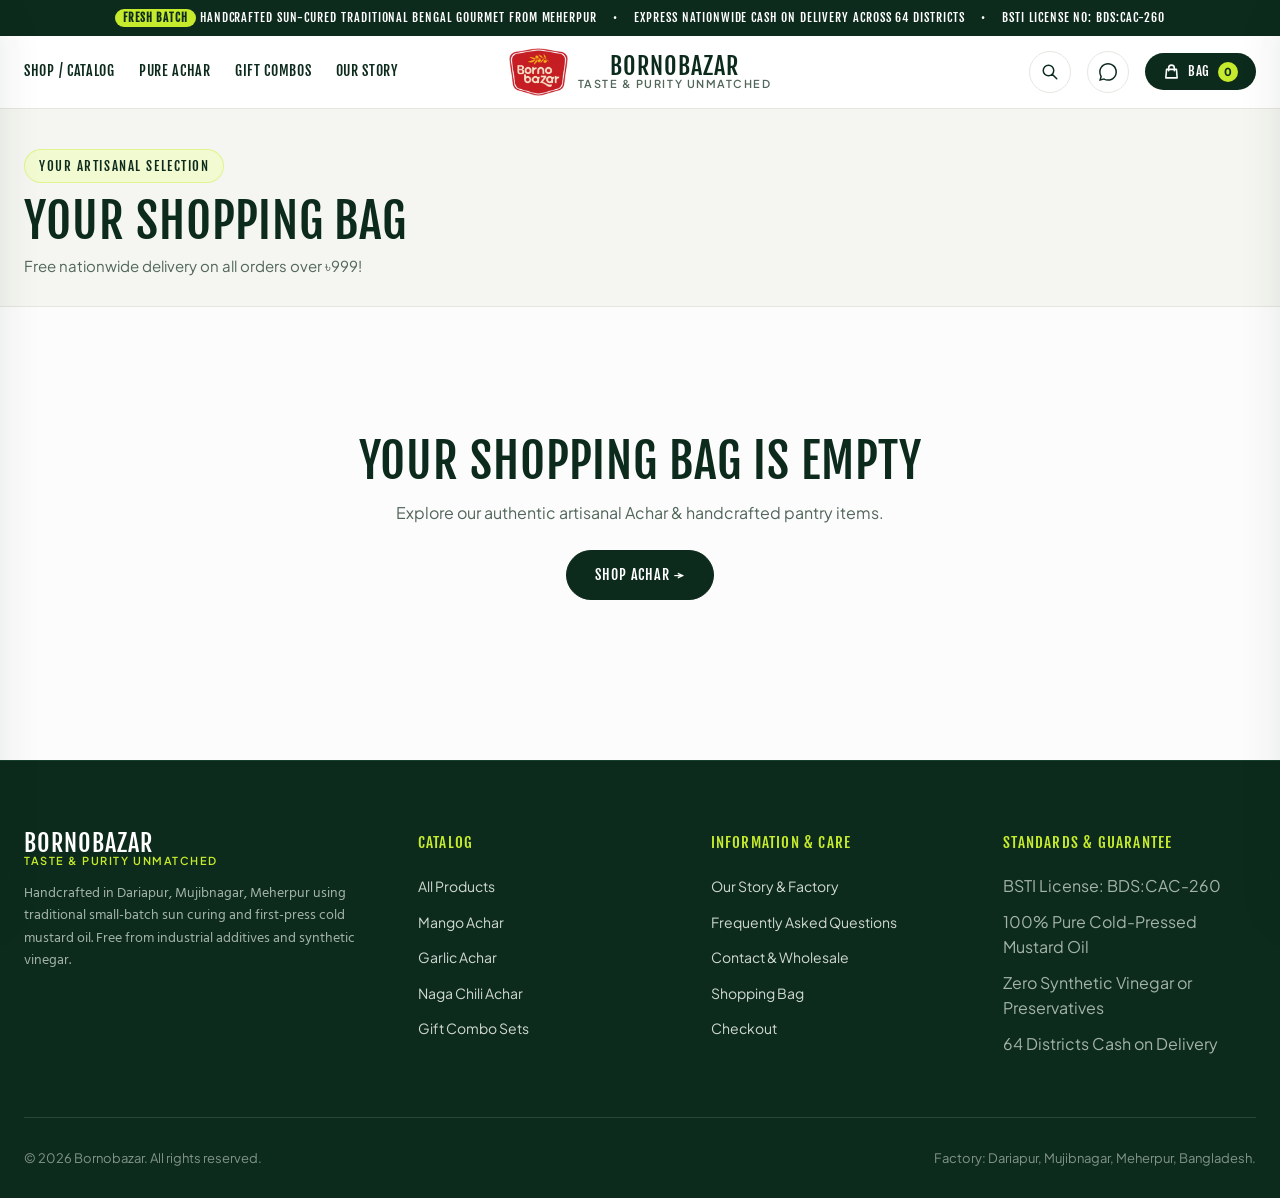
<file: cart.html>
<!DOCTYPE html>
<html lang="en">
<head>
  <meta charset="UTF-8">
  <meta name="viewport" content="width=device-width, initial-scale=1.0, viewport-fit=cover">
  <title>Shopping Bag — BORNOBAZAR Minimal</title>
  <meta name="description" content="Review your Bornobazar artisanal selection and complete checkout with express cash on delivery.">
  <link rel="icon" href="Logo/bornobazar-logo.png" type="image/png">
  <link rel="stylesheet" href="css/minimal.css?v=1.0">
</head>
<body>

  <!-- Top Announcement Bar -->
  <div class="bb-announcement">
    <div class="bb-container bb-announcement-inner">
      <span><span class="bb-announcement-badge">FRESH BATCH</span> Handcrafted sun-cured traditional Bengal gourmet from Meherpur</span>
      <span>&bull;</span>
      <span>Express Nationwide Cash on Delivery Across 64 Districts</span>
      <span>&bull;</span>
      <span>BSTI License No: BDS:CAC-260</span>
    </div>
  </div>

  <!-- Minimalist Luxury Header -->
  <header class="bb-header">
    <div class="bb-container bb-header-inner">
      <div class="bb-header-left">
        <button type="button" class="bb-header-icon-btn bb-mobile-toggle js-open-mobile-menu" aria-label="Open Navigation Menu">
          <svg width="20" height="20" fill="none" viewBox="0 0 24 24" stroke="currentColor" stroke-width="2"><path stroke-linecap="round" stroke-linejoin="round" d="M4 6h16M4 12h16M4 18h16"/></svg>
        </button>
        <nav class="bb-nav" aria-label="Primary Navigation">
          <a href="shop.html" class="bb-nav-link">Shop / Catalog</a>
          <a href="shop.html?cat=Achar" class="bb-nav-link">Pure Achar</a>
          <a href="shop.html?cat=Special+Combo" class="bb-nav-link">Gift Combos</a>
          <a href="about.html" class="bb-nav-link">Our Story</a>
        </nav>
      </div>

      <div class="bb-brand-center">
        <a href="index.html" class="bb-brand-logo" aria-label="Bornobazar Homepage">
          <img src="Logo/bornobazar-logo.png" alt="Bornobazar Logo">
          <div class="bb-brand-wordmark">
            BORNOBAZAR
            <span>TASTE &amp; PURITY UNMATCHED</span>
          </div>
        </a>
      </div>

      <div class="bb-header-right">
        <a href="shop.html" class="bb-header-icon-btn" aria-label="Search Catalog">
          <svg width="18" height="18" fill="none" viewBox="0 0 24 24" stroke="currentColor" stroke-width="2"><path stroke-linecap="round" stroke-linejoin="round" d="M21 21l-6-6m2-5a7 7 0 11-14 0 7 7 0 0114 0z"/></svg>
        </a>
        <a href="https://wa.me/8801922379382" target="_blank" rel="noopener" class="bb-header-icon-btn" aria-label="WhatsApp Support">
          <svg width="18" height="18" fill="currentColor" viewBox="0 0 24 24"><path d="M.057 24l1.687-6.163c-1.041-1.804-1.588-3.849-1.587-5.946.003-6.556 5.338-11.891 11.893-11.891 3.181.001 6.167 1.24 8.413 3.488 2.245 2.248 3.481 5.236 3.48 8.414-.003 6.557-5.338 11.892-11.893 11.892-1.99-.001-3.951-.5-5.688-1.448l-6.305 1.654zm6.597-3.807c1.676.995 3.276 1.591 5.392 1.592 5.448 0 9.886-4.434 9.889-9.885.002-5.462-4.415-9.89-9.881-9.892-5.452 0-9.887 4.434-9.889 9.884-.001 2.225.651 3.891 1.746 5.634l-.999 3.648 3.742-.981z"/></svg>
        </a>
        <button type="button" class="bb-cart-pill-btn js-open-cart" aria-label="Open Shopping Bag">
          <svg width="17" height="17" fill="none" viewBox="0 0 24 24" stroke="currentColor" stroke-width="2.2"><path stroke-linecap="round" stroke-linejoin="round" d="M16 11V7a4 4 0 00-8 0v4M5 9h14l1 12H4L5 9z"/></svg>
          <span>Bag</span>
          <span class="bb-cart-count-badge">0</span>
        </button>
      </div>
    </div>
  </header>

  <!-- Cart Header -->
  <section style="background: var(--bb-surface-muted); border-bottom: 1px solid var(--bb-border); padding: 40px 0 28px;">
    <div class="bb-container">
      <span class="section-label">YOUR ARTISANAL SELECTION</span>
      <h1 class="h2" style="margin-bottom: 6px;">YOUR SHOPPING BAG</h1>
      <p style="color: var(--bb-text-muted); font-size: 15px;">
        Free nationwide delivery on all orders over ৳999!
      </p>
    </div>
  </section>

  <!-- Cart Page Dynamic Content -->
  <main class="bb-container" style="padding: 48px 24px 80px;" id="cart-page-app">
    <!-- Populated by BornobazarMinimal.initCartPage() -->
  </main>

  <!-- Footer -->
  <footer class="bb-footer">
    <div class="bb-container">
      <div class="bb-footer-grid">
        <div class="bb-footer-brand">
          <div class="bb-brand-wordmark" style="font-size: 24px; color: #FFFFFF;">
            BORNOBAZAR
            <span style="color: var(--bb-lime);">TASTE &amp; PURITY UNMATCHED</span>
          </div>
          <p class="bb-footer-desc">
            Handcrafted in Dariapur, Mujibnagar, Meherpur using traditional small-batch sun curing and first-press cold mustard oil. Free from industrial additives and synthetic vinegar.
          </p>
        </div>

        <div>
          <div class="bb-footer-col-title">Catalog</div>
          <ul class="bb-footer-links">
            <li><a href="shop.html">All Products</a></li>
            <li><a href="shop.html?cat=Achar">Mango Achar</a></li>
            <li><a href="shop.html?cat=Achar">Garlic Achar</a></li>
            <li><a href="shop.html?cat=Achar">Naga Chili Achar</a></li>
            <li><a href="shop.html?cat=Special+Combo">Gift Combo Sets</a></li>
          </ul>
        </div>

        <div>
          <div class="bb-footer-col-title">Information &amp; Care</div>
          <ul class="bb-footer-links">
            <li><a href="about.html">Our Story &amp; Factory</a></li>
            <li><a href="faq.html">Frequently Asked Questions</a></li>
            <li><a href="contact.html">Contact &amp; Wholesale</a></li>
            <li><a href="cart.html">Shopping Bag</a></li>
            <li><a href="checkout.html">Checkout</a></li>
          </ul>
        </div>

        <div>
          <div class="bb-footer-col-title">Standards &amp; Guarantee</div>
          <ul class="bb-footer-links">
            <li><span style="color: #A3B3A8;">BSTI License: BDS:CAC-260</span></li>
            <li><span style="color: #A3B3A8;">100% Pure Cold-Pressed Mustard Oil</span></li>
            <li><span style="color: #A3B3A8;">Zero Synthetic Vinegar or Preservatives</span></li>
            <li><span style="color: #A3B3A8;">64 Districts Cash on Delivery</span></li>
          </ul>
        </div>
      </div>

      <div class="bb-footer-bottom">
        <div>&copy; 2026 Bornobazar. All rights reserved.</div>
        <div>Factory: Dariapur, Mujibnagar, Meherpur, Bangladesh.</div>
      </div>
    </div>
  </footer>

  <!-- Slide-In Cart Drawer & Backdrop -->
  <div class="bb-drawer-backdrop" id="drawer-backdrop"></div>
  <aside class="bb-cart-drawer" id="cart-drawer" aria-label="Shopping Cart Drawer">
    <div class="bb-drawer-header">
      <div class="bb-drawer-title">YOUR SHOPPING BAG</div>
      <button type="button" class="bb-drawer-close js-close-cart" aria-label="Close Bag">
        <svg width="18" height="18" fill="none" viewBox="0 0 24 24" stroke="currentColor" stroke-width="2"><path stroke-linecap="round" stroke-linejoin="round" d="M6 18L18 6M6 6l12 12"/></svg>
      </button>
    </div>
    <div class="bb-drawer-free-shipping">
      <div id="drawer-free-ship-text">Add only <strong>৳999</strong> more to unlock <strong>FREE DELIVERY</strong>!</div>
      <div class="bb-free-ship-bar">
        <div class="bb-free-ship-fill" id="drawer-free-ship-fill"></div>
      </div>
    </div>
    <div class="bb-drawer-body" id="cart-drawer-body"></div>
    <div class="bb-drawer-footer">
      <div class="bb-drawer-subtotal-row">
        <span class="bb-drawer-subtotal-label">Subtotal</span>
        <span class="bb-drawer-subtotal-val" id="drawer-subtotal-val">৳0</span>
      </div>
      <div style="display: flex; gap: 8px;">
        <a href="cart.html" class="btn-pill btn-outline btn-full" style="padding: 12px 14px; font-size: 13px;">View Bag</a>
        <a href="checkout.html" class="btn-pill btn-lime btn-full" style="padding: 12px 14px; font-size: 13px;">Checkout Now &rarr;</a>
      </div>
    </div>
  </aside>

  <!-- Mobile Navigation Drawer -->
  <aside class="bb-cart-drawer" id="mobile-drawer" style="left: 0; right: auto; transform: translateX(-100%);">
    <div class="bb-drawer-header">
      <div class="bb-brand-wordmark" style="font-size: 20px;">BORNOBAZAR</div>
      <button type="button" class="bb-drawer-close js-close-mobile-menu" aria-label="Close Navigation">
        <svg width="18" height="18" fill="none" viewBox="0 0 24 24" stroke="currentColor" stroke-width="2"><path stroke-linecap="round" stroke-linejoin="round" d="M6 18L18 6M6 6l12 12"/></svg>
      </button>
    </div>
    <div style="padding: 24px; display: flex; flex-direction: column; gap: 18px;">
      <a href="index.html" class="bb-nav-link" style="font-size: 16px;">Home</a>
      <a href="shop.html" class="bb-nav-link" style="font-size: 16px;">Shop All Products</a>
      <a href="shop.html?cat=Achar" class="bb-nav-link" style="font-size: 16px;">Pure Achar</a>
      <a href="shop.html?cat=Special+Combo" class="bb-nav-link" style="font-size: 16px;">Gift Combo Sets</a>
      <a href="shop.html?cat=Dry+Fish+Bhorta" class="bb-nav-link" style="font-size: 16px;">Dry Fish Bhorta</a>
      <a href="about.html" class="bb-nav-link" style="font-size: 16px;">Our Story &amp; Factory</a>
      <a href="faq.html" class="bb-nav-link" style="font-size: 16px;">Frequently Asked Questions</a>
      <a href="contact.html" class="bb-nav-link" style="font-size: 16px;">Contact &amp; Wholesale</a>
    </div>
  </aside>

  <!-- Core Scripts -->
  <script src="data/products-data.js?v=1.0"></script>
  <script src="js/minimal.js?v=1.0"></script>
</body>
</html>
</file>
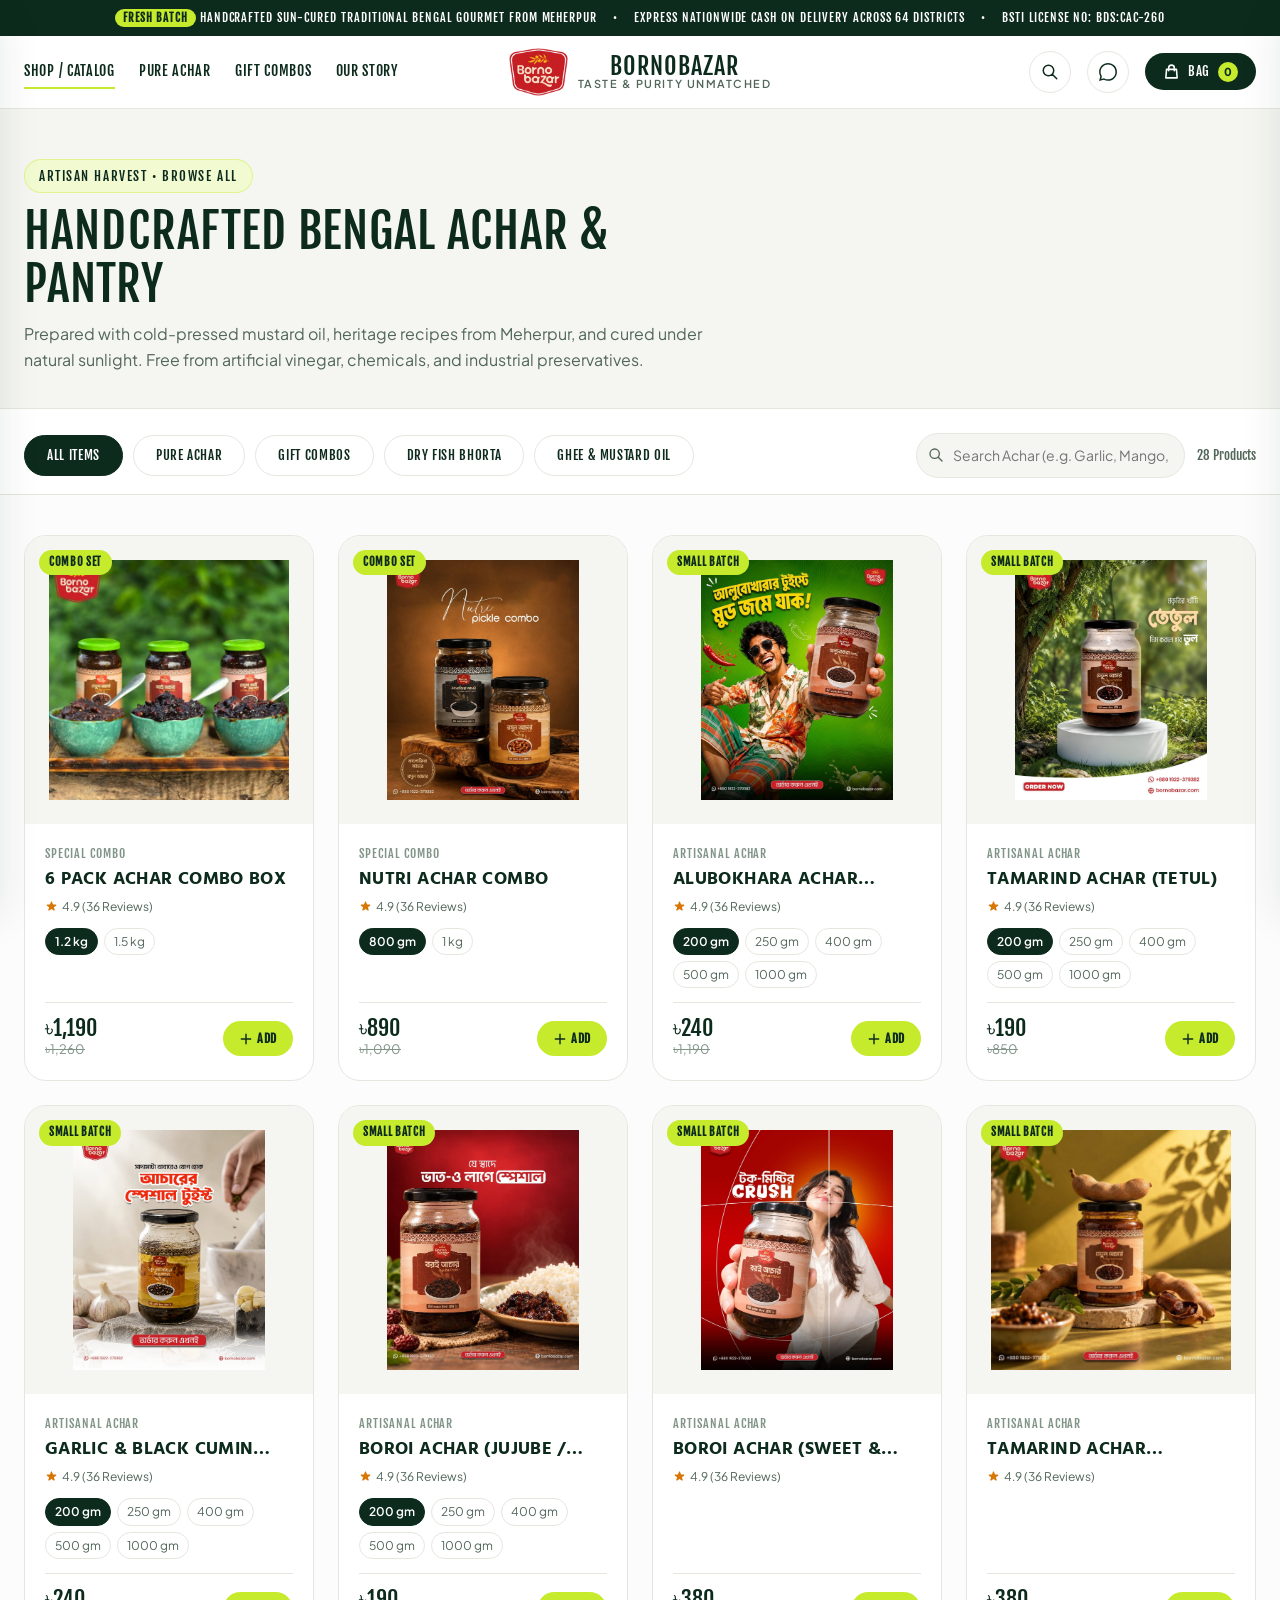
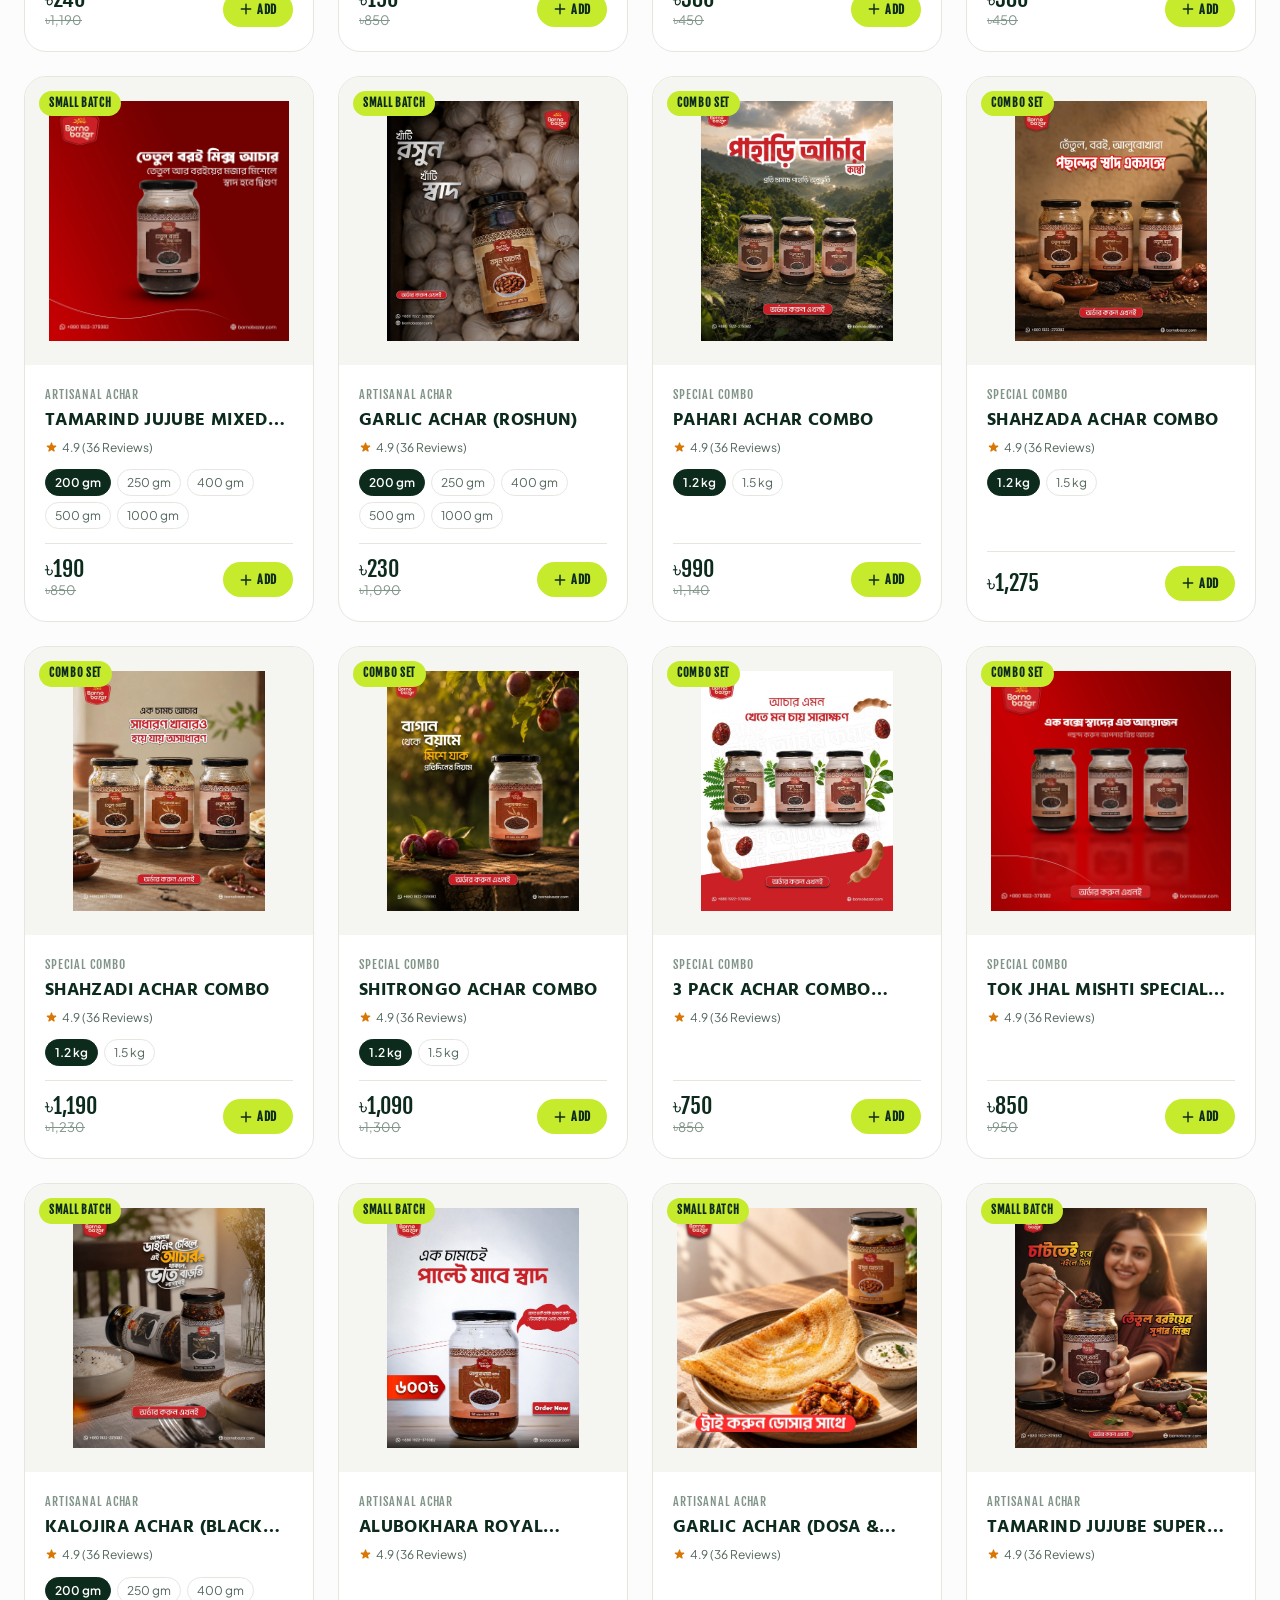
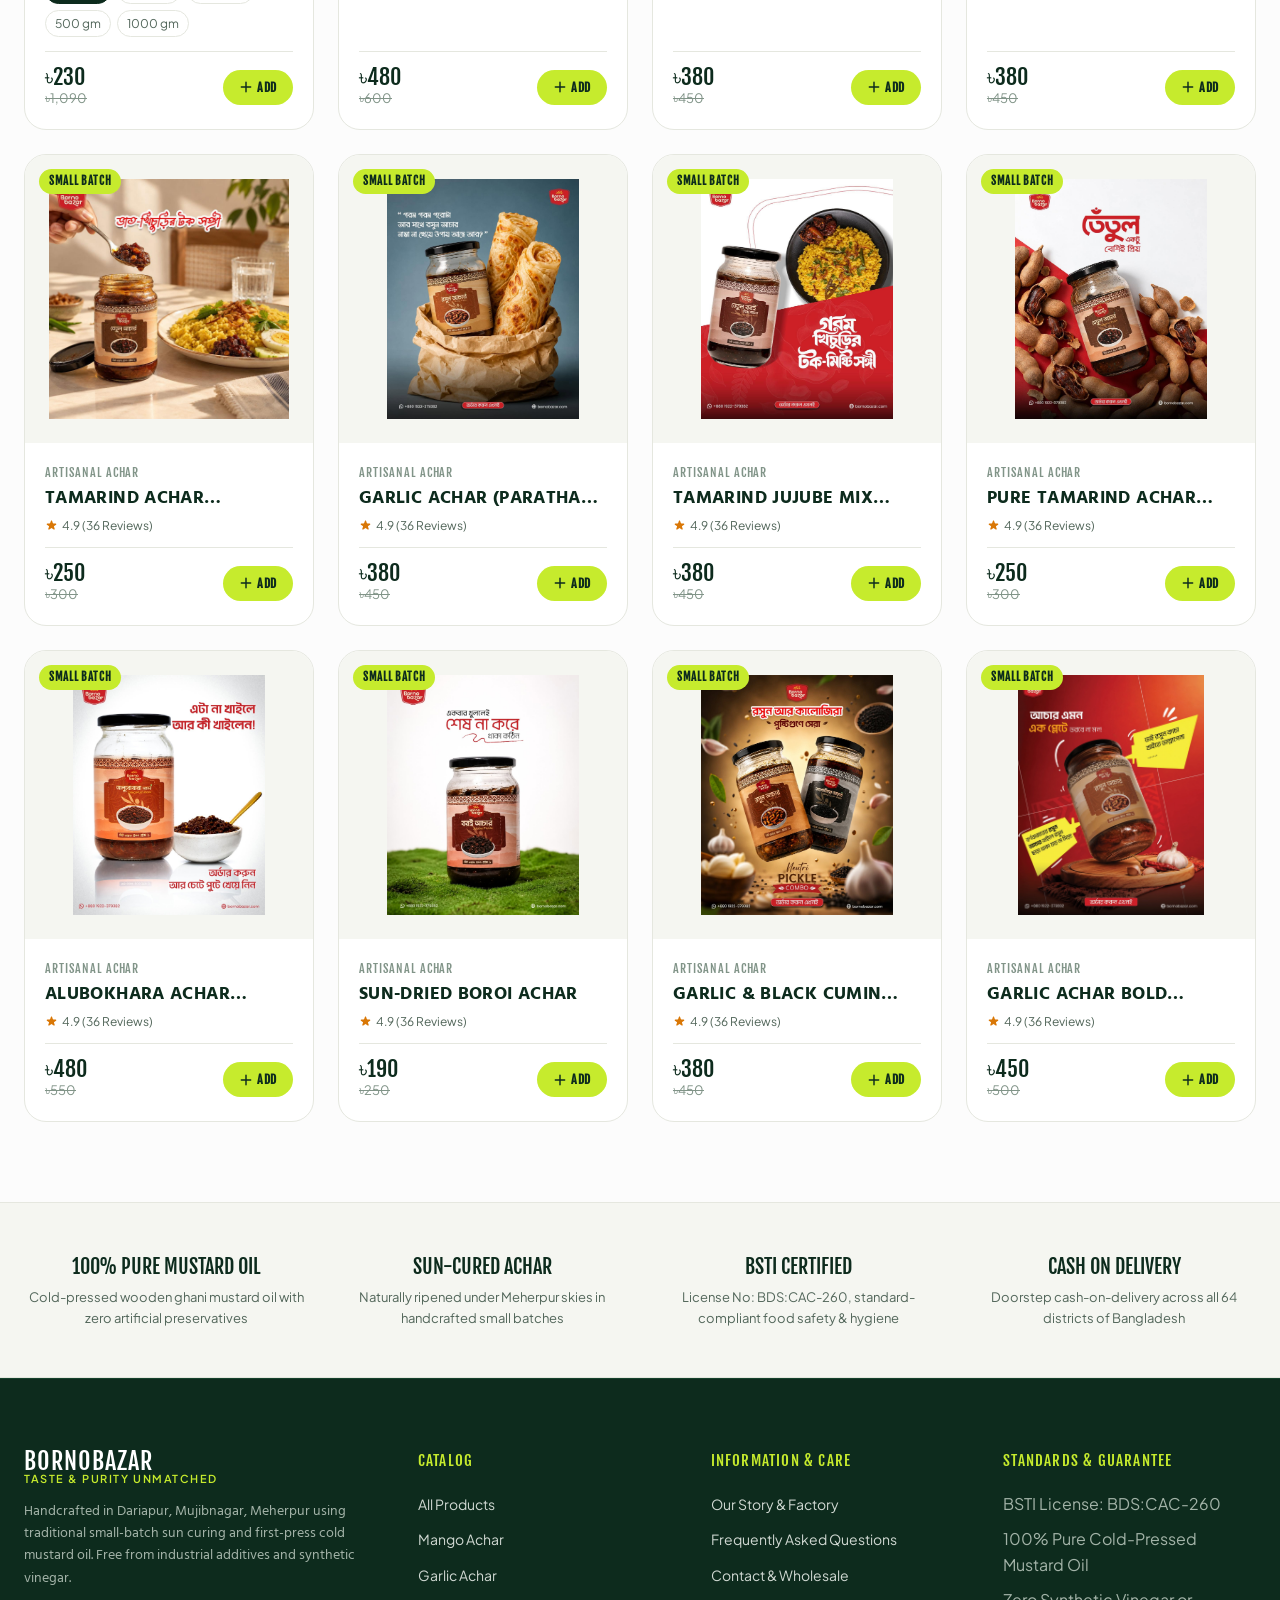
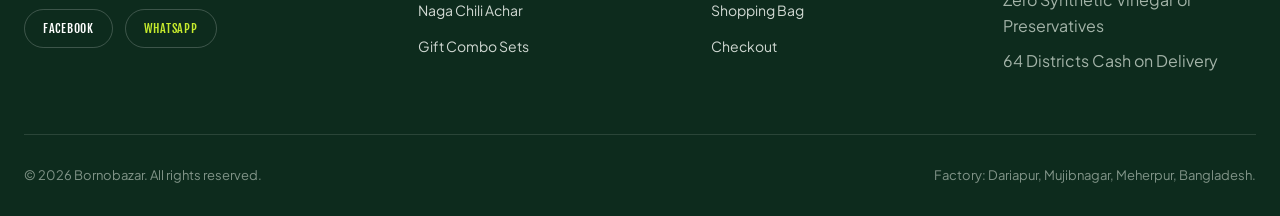
<file: checkout.html>
<!DOCTYPE html>
<html lang="en">
<head>
  <meta charset="UTF-8">
  <meta name="viewport" content="width=device-width, initial-scale=1.0, viewport-fit=cover">
  <title>Express Checkout — BORNOBAZAR Minimal</title>
  <meta name="description" content="Secure and seamless checkout with cash on delivery across all 64 districts of Bangladesh.">
  <link rel="icon" href="Logo/bornobazar-logo.png" type="image/png">
  <link rel="stylesheet" href="css/minimal.css?v=1.0">
  <style>
    .bb-checkout-grid {
      display: grid;
      grid-template-columns: 1.3fr 1fr;
      gap: 36px;
      align-items: start;
    }
    .bb-form-group {
      margin-bottom: 16px;
    }
    .bb-form-label {
      display: block;
      font-size: 14px;
      font-weight: 600;
      color: var(--bb-forest);
      margin-bottom: 6px;
    }
    .bb-input {
      width: 100%;
      padding: 12px 14px;
      border: 1px solid var(--bb-border);
      border-radius: var(--radius-sm);
      font-size: 14px;
      outline: none;
      transition: border-color 0.2s ease;
      background: #FFFFFF;
    }
    .bb-input:focus {
      border-color: var(--bb-forest);
    }
    .bb-radio-card {
      border: 1px solid var(--bb-border);
      border-radius: var(--radius-sm);
      padding: 14px;
      display: flex;
      align-items: center;
      gap: 12px;
      cursor: pointer;
      margin-bottom: 10px;
      background: #FFFFFF;
      transition: all 0.2s ease;
    }
    .bb-radio-card:hover {
      border-color: var(--bb-forest);
    }
    .bb-radio-card input[type="radio"] {
      accent-color: var(--bb-forest);
      width: 18px;
      height: 18px;
    }
    @media (max-width: 860px) {
      .bb-checkout-grid {
        grid-template-columns: 1fr;
      }
    }
  </style>
</head>
<body>

  <!-- Top Announcement Bar -->
  <div class="bb-announcement">
    <div class="bb-container bb-announcement-inner">
      <span><span class="bb-announcement-badge">FRESH BATCH</span> Handcrafted sun-cured traditional Bengal gourmet from Meherpur</span>
      <span>&bull;</span>
      <span>Express Nationwide Cash on Delivery Across 64 Districts</span>
    </div>
  </div>

  <!-- Minimal Header -->
  <header class="bb-header">
    <div class="bb-container bb-header-inner">
      <div class="bb-header-left">
        <a href="shop.html" class="bb-nav-link">&larr; Return to Shop</a>
      </div>
      <div class="bb-brand-center">
        <a href="index.html" class="bb-brand-logo" aria-label="Bornobazar Homepage">
          <img src="Logo/bornobazar-logo.png" alt="Bornobazar Logo">
          <div class="bb-brand-wordmark">
            BORNOBAZAR
            <span>TASTE &amp; PURITY UNMATCHED</span>
          </div>
        </a>
      </div>
      <div class="bb-header-right">
        <span style="font-family: var(--font-display); font-size: 13px; color: var(--bb-forest); text-transform: uppercase;">
          SECURE CHECKOUT
        </span>
      </div>
    </div>
  </header>

  <!-- Checkout Main Form -->
  <main class="bb-container" style="padding: 40px 24px 80px;">
    <h1 class="h2" style="margin-bottom: 24px; text-align: center;">COMPLETE YOUR ORDER</h1>

    <div class="bb-checkout-grid">
      
      <!-- Left: Delivery Information Form -->
      <div style="background: #FFFFFF; border: 1px solid var(--bb-border); border-radius: var(--radius-card); padding: 28px;">
        <h2 class="h4" style="margin-bottom: 20px; border-bottom: 1px solid var(--bb-border); padding-bottom: 12px;">
          1. Delivery Information
        </h2>

        <form id="checkout-form">
          <div class="bb-form-group">
            <label class="bb-form-label" for="cust_name">Full Name *</label>
            <input type="text" id="cust_name" class="bb-input" placeholder="Enter your full name" required>
          </div>

          <div class="bb-form-group">
            <label class="bb-form-label" for="cust_phone">Mobile Number * (11 Digits)</label>
            <input type="tel" id="cust_phone" class="bb-input" placeholder="017XXXXXXXX" pattern="01[3-9][0-9]{8}" required>
          </div>

          <div class="bb-form-group">
            <label class="bb-form-label" for="cust_address">Complete Delivery Address *</label>
            <textarea id="cust_address" class="bb-input" rows="3" placeholder="House / Flat No, Road / Area, Thana and District" required style="resize: vertical;"></textarea>
          </div>

          <h3 class="h4" style="margin: 24px 0 14px; border-top: 1px solid var(--bb-border); padding-top: 20px;">
            2. Delivery Zone
          </h3>

          <label class="bb-radio-card">
            <input type="radio" name="delivery_zone" id="ship_inside" value="inside" checked>
            <div style="flex: 1;">
              <div style="font-weight: 700; color: var(--bb-forest);">Inside Dhaka City (Doorstep Delivery)</div>
              <div style="font-size: 13px; color: var(--bb-text-muted);">Delivered within 24–48 hours</div>
            </div>
            <div style="font-family: var(--font-display); font-size: 17px; color: var(--bb-forest);">৳70</div>
          </label>

          <label class="bb-radio-card">
            <input type="radio" name="delivery_zone" id="ship_outside" value="outside">
            <div style="flex: 1;">
              <div style="font-weight: 700; color: var(--bb-forest);">Outside Dhaka City (All 64 Districts)</div>
              <div style="font-size: 13px; color: var(--bb-text-muted);">Delivered within 2–4 business days via courier</div>
            </div>
            <div style="font-family: var(--font-display); font-size: 17px; color: var(--bb-forest);">৳130</div>
          </label>

          <h3 class="h4" style="margin: 24px 0 14px; border-top: 1px solid var(--bb-border); padding-top: 20px;">
            3. Payment Method
          </h3>

          <div style="background: var(--bb-lime-soft); border: 1px solid var(--bb-border); border-radius: var(--radius-sm); padding: 16px; margin-bottom: 24px;">
            <div style="font-weight: 700; color: var(--bb-forest); margin-bottom: 4px;">
              ✓ Doorstep Cash on Delivery (Pay after inspecting your parcel)
            </div>
            <p style="font-size: 13px; color: var(--bb-text-muted); line-height: 1.5; margin: 0;">
              To pay in advance via bKash or Nagad, you can send money to the official merchant number provided after order confirmation.
            </p>
          </div>

          <button type="submit" class="btn-pill btn-lime btn-lg btn-full" style="justify-content: center; font-size: 16px; padding: 16px;">
            Confirm Order Now &rarr;
          </button>
        </form>
      </div>

      <!-- Right: Order Summary -->
      <div style="background: #FFFFFF; border: 1px solid var(--bb-border); border-radius: var(--radius-card); padding: 28px; position: sticky; top: 96px;">
        <h2 class="h4" style="margin-bottom: 18px; border-bottom: 1px solid var(--bb-border); padding-bottom: 12px;">
          Order Summary
        </h2>

        <div id="checkout-items" style="margin-bottom: 20px; max-height: 280px; overflow-y: auto;">
          <!-- Injected dynamically -->
        </div>

        <div style="display: flex; justify-content: space-between; margin-bottom: 10px; font-size: 14px;">
          <span style="color: var(--bb-text-muted);">Items Subtotal</span>
          <span style="font-family: var(--font-display); font-size: 16px; color: var(--bb-forest);" id="summary-subtotal">৳0</span>
        </div>

        <div style="display: flex; justify-content: space-between; margin-bottom: 16px; font-size: 14px;">
          <span style="color: var(--bb-text-muted);">Delivery Fee</span>
          <span style="font-family: var(--font-display); font-size: 16px; color: var(--bb-forest);" id="summary-shipping">৳70</span>
        </div>

        <div style="border-top: 1px solid var(--bb-border); padding-top: 14px; display: flex; justify-content: space-between; align-items: baseline; margin-bottom: 24px;">
          <span style="font-family: var(--font-display); font-size: 18px; text-transform: uppercase; color: var(--bb-forest);">Total Payable</span>
          <span style="font-family: var(--font-display); font-size: 26px; color: var(--bb-forest);" id="summary-total">৳0</span>
        </div>

        <div style="background: var(--bb-surface-muted); border-radius: var(--radius-sm); padding: 14px; font-size: 13px; color: var(--bb-text-muted); line-height: 1.5;">
          🔒 100% Secure Checkout &amp; Doorstep Cash on Delivery Guarantee. Need urgent assistance? Call us directly: <a href="tel:01922379382" style="font-weight: 700; color: var(--bb-forest);">01922-379382</a>
        </div>
      </div>

    </div>
  </main>

  <!-- Footer -->
  <footer class="bb-footer" style="padding-top: 40px; padding-bottom: 40px;">
    <div class="bb-container" style="text-align: center; font-size: 13px; color: #819488;">
      <div>&copy; 2026 Bornobazar. All rights reserved.</div>
      <div style="margin-top: 4px;">BSTI License No: BDS:CAC-260 &bull; Dariapur, Mujibnagar, Meherpur, Bangladesh.</div>
    </div>
  </footer>

  <!-- Core Scripts -->
  <script src="data/products-data.js?v=1.0"></script>
  <script src="js/minimal.js?v=1.0"></script>
</body>
</html>
</file>
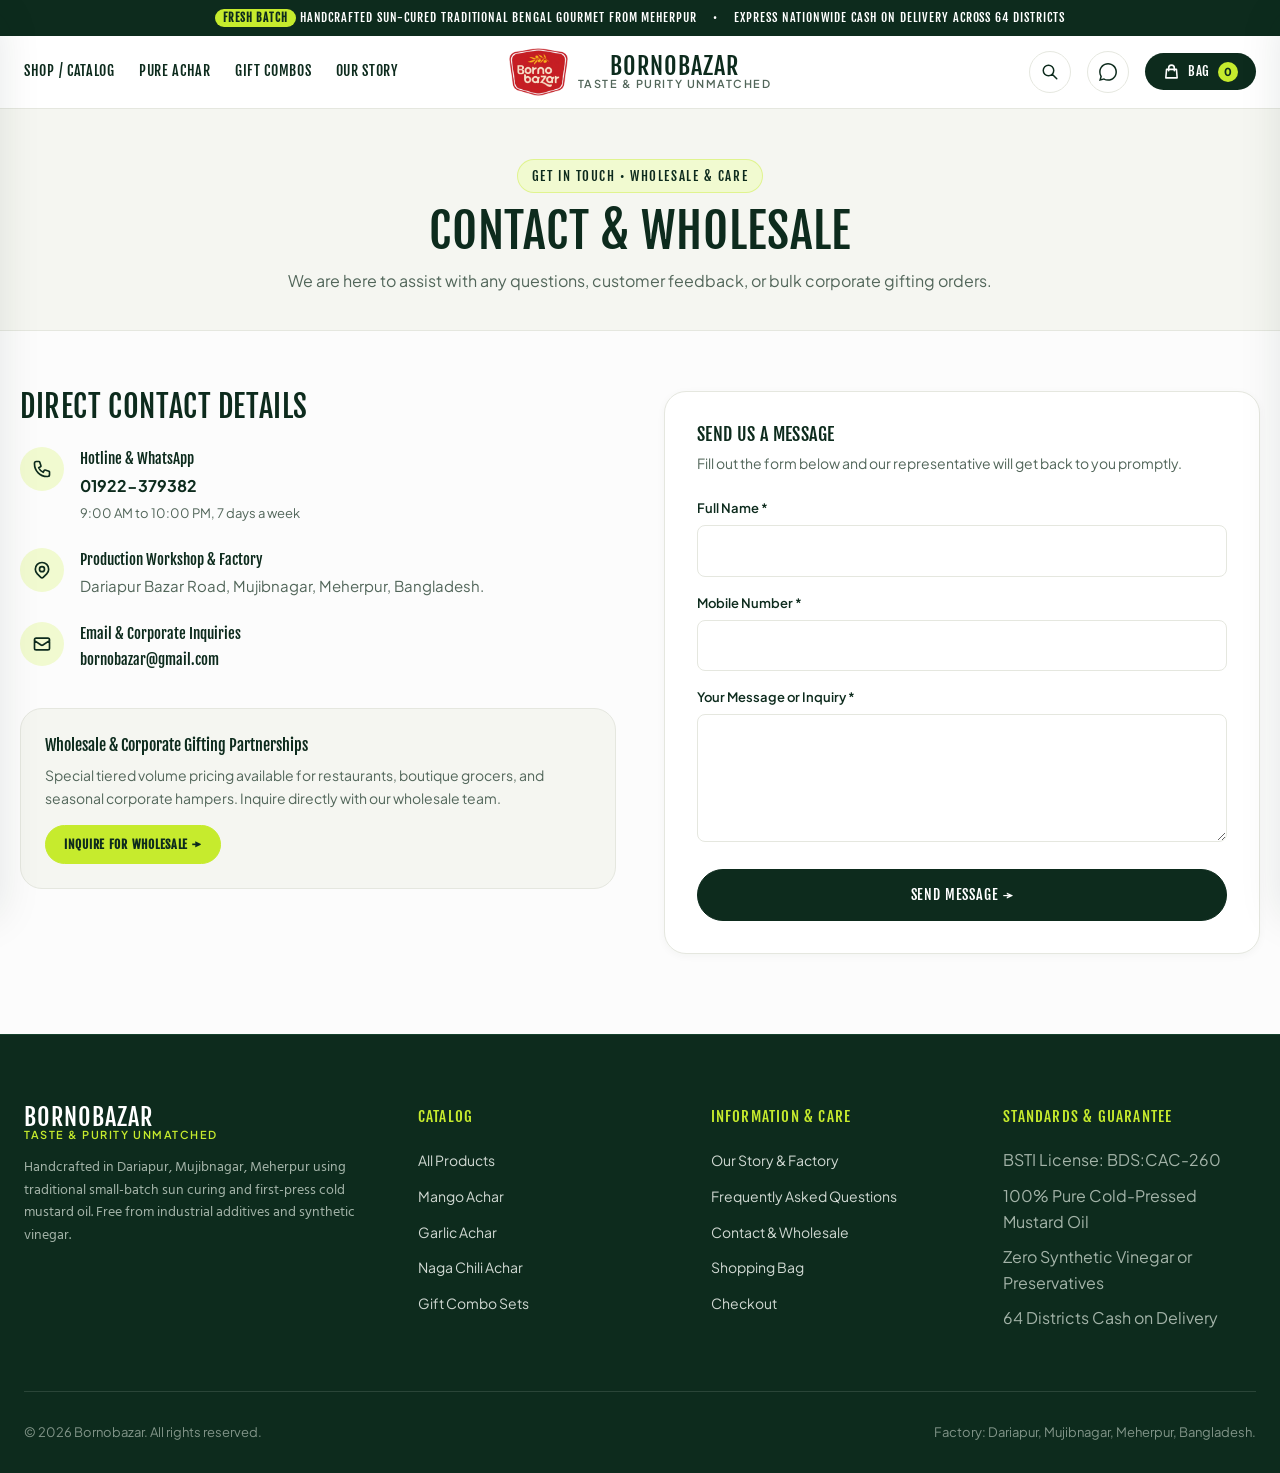
<file: contact.html>
<!DOCTYPE html>
<html lang="en">
<head>
  <meta charset="UTF-8">
  <meta name="viewport" content="width=device-width, initial-scale=1.0, viewport-fit=cover">
  <title>Contact &amp; Wholesale — BORNOBAZAR Minimal</title>
  <meta name="description" content="Contact Bornobazar customer care, place corporate gifting orders, or inquire about wholesale distribution of our sun-cured Bengal Achar.">
  <link rel="icon" href="Logo/bornobazar-logo.png" type="image/png">
  <link rel="stylesheet" href="css/minimal.css?v=1.0">
</head>
<body>

  <!-- Top Announcement Bar -->
  <div class="bb-announcement">
    <div class="bb-container bb-announcement-inner">
      <span><span class="bb-announcement-badge">FRESH BATCH</span> Handcrafted sun-cured traditional Bengal gourmet from Meherpur</span>
      <span>&bull;</span>
      <span>Express Nationwide Cash on Delivery Across 64 Districts</span>
    </div>
  </div>

  <!-- Minimalist Luxury Header -->
  <header class="bb-header">
    <div class="bb-container bb-header-inner">
      <div class="bb-header-left">
        <button type="button" class="bb-header-icon-btn bb-mobile-toggle js-open-mobile-menu" aria-label="Open Navigation Menu">
          <svg width="20" height="20" fill="none" viewBox="0 0 24 24" stroke="currentColor" stroke-width="2"><path stroke-linecap="round" stroke-linejoin="round" d="M4 6h16M4 12h16M4 18h16"/></svg>
        </button>
        <nav class="bb-nav" aria-label="Primary Navigation">
          <a href="shop.html" class="bb-nav-link">Shop / Catalog</a>
          <a href="shop.html?cat=Achar" class="bb-nav-link">Pure Achar</a>
          <a href="shop.html?cat=Special+Combo" class="bb-nav-link">Gift Combos</a>
          <a href="about.html" class="bb-nav-link">Our Story</a>
        </nav>
      </div>

      <div class="bb-brand-center">
        <a href="index.html" class="bb-brand-logo" aria-label="Bornobazar Homepage">
          <img src="Logo/bornobazar-logo.png" alt="Bornobazar Logo">
          <div class="bb-brand-wordmark">
            BORNOBAZAR
            <span>TASTE &amp; PURITY UNMATCHED</span>
          </div>
        </a>
      </div>

      <div class="bb-header-right">
        <a href="shop.html" class="bb-header-icon-btn" aria-label="Search Catalog">
          <svg width="18" height="18" fill="none" viewBox="0 0 24 24" stroke="currentColor" stroke-width="2"><path stroke-linecap="round" stroke-linejoin="round" d="M21 21l-6-6m2-5a7 7 0 11-14 0 7 7 0 0114 0z"/></svg>
        </a>
        <a href="https://wa.me/8801922379382" target="_blank" rel="noopener" class="bb-header-icon-btn" aria-label="WhatsApp Support">
          <svg width="18" height="18" fill="currentColor" viewBox="0 0 24 24"><path d="M.057 24l1.687-6.163c-1.041-1.804-1.588-3.849-1.587-5.946.003-6.556 5.338-11.891 11.893-11.891 3.181.001 6.167 1.24 8.413 3.488 2.245 2.248 3.481 5.236 3.48 8.414-.003 6.557-5.338 11.892-11.893 11.892-1.99-.001-3.951-.5-5.688-1.448l-6.305 1.654zm6.597-3.807c1.676.995 3.276 1.591 5.392 1.592 5.448 0 9.886-4.434 9.889-9.885.002-5.462-4.415-9.89-9.881-9.892-5.452 0-9.887 4.434-9.889 9.884-.001 2.225.651 3.891 1.746 5.634l-.999 3.648 3.742-.981z"/></svg>
        </a>
        <button type="button" class="bb-cart-pill-btn js-open-cart" aria-label="Open Shopping Bag">
          <svg width="17" height="17" fill="none" viewBox="0 0 24 24" stroke="currentColor" stroke-width="2.2"><path stroke-linecap="round" stroke-linejoin="round" d="M16 11V7a4 4 0 00-8 0v4M5 9h14l1 12H4L5 9z"/></svg>
          <span>Bag</span>
          <span class="bb-cart-count-badge">0</span>
        </button>
      </div>
    </div>
  </header>

  <!-- Banner -->
  <section style="background: var(--bb-surface-muted); border-bottom: 1px solid var(--bb-border); padding: 50px 0 36px;">
    <div class="bb-container" style="max-width: 760px; text-align: center;">
      <span class="section-label">GET IN TOUCH &bull; WHOLESALE &amp; CARE</span>
      <h1 class="h2" style="margin-bottom: 10px;">CONTACT &amp; WHOLESALE</h1>
      <p style="color: var(--bb-text-muted); font-size: 16px;">
        We are here to assist with any questions, customer feedback, or bulk corporate gifting orders.
      </p>
    </div>
  </section>

  <!-- Content Grid -->
  <main class="bb-container" style="padding: 60px 20px 80px;">
    <div style="display: grid; grid-template-columns: 1fr 1fr; gap: 48px;" class="bb-contact-grid">
      
      <!-- Direct Contact Channels -->
      <div>
        <h2 class="h3" style="margin-bottom: 24px;">Direct Contact Details</h2>

        <div style="display: flex; flex-direction: column; gap: 24px;">
          
          <div style="display: flex; gap: 16px;">
            <div style="width: 44px; height: 44px; border-radius: var(--radius-pill); background: var(--bb-lime-soft); color: var(--bb-forest); display: flex; align-items: center; justify-content: center; flex-shrink: 0;">
              <svg width="20" height="20" fill="none" viewBox="0 0 24 24" stroke="currentColor" stroke-width="2"><path stroke-linecap="round" stroke-linejoin="round" d="M3 5a2 2 0 012-2h3.28a1 1 0 01.948.684l1.498 4.493a1 1 0 01-.502 1.21l-2.257 1.13a11.042 11.042 0 005.516 5.516l1.13-2.257a1 1 0 011.21-.502l4.493 1.498a1 1 0 01.684.949V19a2 2 0 01-2 2h-1C9.716 21 3 14.284 3 6V5z"/></svg>
            </div>
            <div>
              <div style="font-family: var(--font-display); font-size: 15px; color: var(--bb-forest);">Hotline &amp; WhatsApp</div>
              <div style="font-size: 16px; font-weight: 700; margin-top: 2px;">
                <a href="tel:01922379382" style="color: var(--bb-forest);">01922-379382</a>
              </div>
              <div style="font-size: 13px; color: var(--bb-text-muted); margin-top: 4px;">9:00 AM to 10:00 PM, 7 days a week</div>
            </div>
          </div>

          <div style="display: flex; gap: 16px;">
            <div style="width: 44px; height: 44px; border-radius: var(--radius-pill); background: var(--bb-lime-soft); color: var(--bb-forest); display: flex; align-items: center; justify-content: center; flex-shrink: 0;">
              <svg width="20" height="20" fill="none" viewBox="0 0 24 24" stroke="currentColor" stroke-width="2"><path stroke-linecap="round" stroke-linejoin="round" d="M17.657 16.657L13.414 20.9a1.998 1.998 0 01-2.827 0l-4.244-4.243a8 8 0 1111.314 0z"/><path stroke-linecap="round" stroke-linejoin="round" d="M15 11a3 3 0 11-6 0 3 3 0 016 0z"/></svg>
            </div>
            <div>
              <div style="font-family: var(--font-display); font-size: 15px; color: var(--bb-forest);">Production Workshop &amp; Factory</div>
              <div style="font-size: 15px; color: var(--bb-text-muted); margin-top: 2px; line-height: 1.6;">
                Dariapur Bazar Road, Mujibnagar, Meherpur, Bangladesh.
              </div>
            </div>
          </div>

          <div style="display: flex; gap: 16px;">
            <div style="width: 44px; height: 44px; border-radius: var(--radius-pill); background: var(--bb-lime-soft); color: var(--bb-forest); display: flex; align-items: center; justify-content: center; flex-shrink: 0;">
              <svg width="20" height="20" fill="none" viewBox="0 0 24 24" stroke="currentColor" stroke-width="2"><path stroke-linecap="round" stroke-linejoin="round" d="M3 8l7.89 5.26a2 2 0 002.22 0L21 8M5 19h14a2 2 0 002-2V7a2 2 0 00-2-2H5a2 2 0 00-2 2v10a2 2 0 002 2z"/></svg>
            </div>
            <div>
              <div style="font-family: var(--font-display); font-size: 15px; color: var(--bb-forest);">Email &amp; Corporate Inquiries</div>
              <div style="font-family: var(--font-display); font-size: 15px; color: var(--bb-forest); margin-top: 2px;">
                <a href="mailto:bornobazar@gmail.com" style="color: var(--bb-forest);">bornobazar@gmail.com</a>
              </div>
            </div>
          </div>

        </div>

        <div style="margin-top: 36px; padding: 24px; background: var(--bb-surface-muted); border: 1px solid var(--bb-border); border-radius: var(--radius-card);">
          <div style="font-family: var(--font-display); font-size: 16px; color: var(--bb-forest); margin-bottom: 6px;">
            Wholesale &amp; Corporate Gifting Partnerships
          </div>
          <p style="font-size: 14px; color: var(--bb-text-muted); line-height: 1.6; margin-bottom: 16px;">
            Special tiered volume pricing available for restaurants, boutique grocers, and seasonal corporate hampers. Inquire directly with our wholesale team.
          </p>
          <a href="https://wa.me/8801922379382?text=I%20am%20interested%20in%20Bornobazar%20Wholesale%20or%20Corporate%20Gifting" target="_blank" class="btn-pill btn-lime btn-sm">
            Inquire for Wholesale &rarr;
          </a>
        </div>
      </div>

      <!-- Quick Message Form -->
      <div style="background: #FFFFFF; border: 1px solid var(--bb-border); border-radius: var(--radius-card); padding: 32px; box-shadow: var(--shadow-sm);">
        <h3 class="h4" style="margin-bottom: 8px;">Send Us a Message</h3>
        <p style="font-size: 14px; color: var(--bb-text-muted); margin-bottom: 24px;">
          Fill out the form below and our representative will get back to you promptly.
        </p>

        <form onsubmit="event.preventDefault(); BornobazarMinimal.showToast('Thank you! Your message has been sent successfully.'); this.reset();">
          <div style="margin-bottom: 16px;">
            <label style="display: block; font-size: 13px; font-weight: 600; color: var(--bb-forest); margin-bottom: 6px;">Full Name *</label>
            <input type="text" required style="width: 100%; padding: 12px; border: 1px solid var(--bb-border); border-radius: var(--radius-sm); outline: none;">
          </div>

          <div style="margin-bottom: 16px;">
            <label style="display: block; font-size: 13px; font-weight: 600; color: var(--bb-forest); margin-bottom: 6px;">Mobile Number *</label>
            <input type="tel" required style="width: 100%; padding: 12px; border: 1px solid var(--bb-border); border-radius: var(--radius-sm); outline: none;">
          </div>

          <div style="margin-bottom: 20px;">
            <label style="display: block; font-size: 13px; font-weight: 600; color: var(--bb-forest); margin-bottom: 6px;">Your Message or Inquiry *</label>
            <textarea rows="4" required style="width: 100%; padding: 12px; border: 1px solid var(--bb-border); border-radius: var(--radius-sm); outline: none; resize: vertical;"></textarea>
          </div>

          <button type="submit" class="btn-pill btn-forest btn-full" style="justify-content: center; padding: 14px;">
            Send Message &rarr;
          </button>
        </form>
      </div>

    </div>
  </main>

  <!-- Footer -->
  <footer class="bb-footer">
    <div class="bb-container">
      <div class="bb-footer-grid">
        <div class="bb-footer-brand">
          <div class="bb-brand-wordmark" style="font-size: 24px; color: #FFFFFF;">
            BORNOBAZAR
            <span style="color: var(--bb-lime);">TASTE &amp; PURITY UNMATCHED</span>
          </div>
          <p class="bb-footer-desc">
            Handcrafted in Dariapur, Mujibnagar, Meherpur using traditional small-batch sun curing and first-press cold mustard oil. Free from industrial additives and synthetic vinegar.
          </p>
        </div>

        <div>
          <div class="bb-footer-col-title">Catalog</div>
          <ul class="bb-footer-links">
            <li><a href="shop.html">All Products</a></li>
            <li><a href="shop.html?cat=Achar">Mango Achar</a></li>
            <li><a href="shop.html?cat=Achar">Garlic Achar</a></li>
            <li><a href="shop.html?cat=Achar">Naga Chili Achar</a></li>
            <li><a href="shop.html?cat=Special+Combo">Gift Combo Sets</a></li>
          </ul>
        </div>

        <div>
          <div class="bb-footer-col-title">Information &amp; Care</div>
          <ul class="bb-footer-links">
            <li><a href="about.html">Our Story &amp; Factory</a></li>
            <li><a href="faq.html">Frequently Asked Questions</a></li>
            <li><a href="contact.html">Contact &amp; Wholesale</a></li>
            <li><a href="cart.html">Shopping Bag</a></li>
            <li><a href="checkout.html">Checkout</a></li>
          </ul>
        </div>

        <div>
          <div class="bb-footer-col-title">Standards &amp; Guarantee</div>
          <ul class="bb-footer-links">
            <li><span style="color: #A3B3A8;">BSTI License: BDS:CAC-260</span></li>
            <li><span style="color: #A3B3A8;">100% Pure Cold-Pressed Mustard Oil</span></li>
            <li><span style="color: #A3B3A8;">Zero Synthetic Vinegar or Preservatives</span></li>
            <li><span style="color: #A3B3A8;">64 Districts Cash on Delivery</span></li>
          </ul>
        </div>
      </div>

      <div class="bb-footer-bottom">
        <div>&copy; 2026 Bornobazar. All rights reserved.</div>
        <div>Factory: Dariapur, Mujibnagar, Meherpur, Bangladesh.</div>
      </div>
    </div>
  </footer>

  <!-- Slide-In Cart Drawer & Backdrop -->
  <div class="bb-drawer-backdrop" id="drawer-backdrop"></div>
  <aside class="bb-cart-drawer" id="cart-drawer" aria-label="Shopping Cart Drawer">
    <div class="bb-drawer-header">
      <div class="bb-drawer-title">YOUR SHOPPING BAG</div>
      <button type="button" class="bb-drawer-close js-close-cart" aria-label="Close Bag">
        <svg width="18" height="18" fill="none" viewBox="0 0 24 24" stroke="currentColor" stroke-width="2"><path stroke-linecap="round" stroke-linejoin="round" d="M6 18L18 6M6 6l12 12"/></svg>
      </button>
    </div>
    <div class="bb-drawer-free-shipping">
      <div id="drawer-free-ship-text">Add only <strong>৳999</strong> more to unlock <strong>FREE DELIVERY</strong>!</div>
      <div class="bb-free-ship-bar">
        <div class="bb-free-ship-fill" id="drawer-free-ship-fill"></div>
      </div>
    </div>
    <div class="bb-drawer-body" id="cart-drawer-body"></div>
    <div class="bb-drawer-footer">
      <div class="bb-drawer-subtotal-row">
        <span class="bb-drawer-subtotal-label">Subtotal</span>
        <span class="bb-drawer-subtotal-val" id="drawer-subtotal-val">৳0</span>
      </div>
      <div style="display: flex; gap: 8px;">
        <a href="cart.html" class="btn-pill btn-outline btn-full" style="padding: 12px 14px; font-size: 13px;">View Bag</a>
        <a href="checkout.html" class="btn-pill btn-lime btn-full" style="padding: 12px 14px; font-size: 13px;">Checkout Now &rarr;</a>
      </div>
    </div>
  </aside>

  <!-- Mobile Navigation Drawer -->
  <aside class="bb-cart-drawer" id="mobile-drawer" style="left: 0; right: auto; transform: translateX(-100%);">
    <div class="bb-drawer-header">
      <div class="bb-brand-wordmark" style="font-size: 20px;">BORNOBAZAR</div>
      <button type="button" class="bb-drawer-close js-close-mobile-menu" aria-label="Close Navigation">
        <svg width="18" height="18" fill="none" viewBox="0 0 24 24" stroke="currentColor" stroke-width="2"><path stroke-linecap="round" stroke-linejoin="round" d="M6 18L18 6M6 6l12 12"/></svg>
      </button>
    </div>
    <div style="padding: 24px; display: flex; flex-direction: column; gap: 18px;">
      <a href="index.html" class="bb-nav-link" style="font-size: 16px;">Home</a>
      <a href="shop.html" class="bb-nav-link" style="font-size: 16px;">Shop All Products</a>
      <a href="shop.html?cat=Achar" class="bb-nav-link" style="font-size: 16px;">Pure Achar</a>
      <a href="shop.html?cat=Special+Combo" class="bb-nav-link" style="font-size: 16px;">Gift Combo Sets</a>
      <a href="shop.html?cat=Dry+Fish+Bhorta" class="bb-nav-link" style="font-size: 16px;">Dry Fish Bhorta</a>
      <a href="about.html" class="bb-nav-link" style="font-size: 16px;">Our Story &amp; Factory</a>
      <a href="faq.html" class="bb-nav-link" style="font-size: 16px;">Frequently Asked Questions</a>
      <a href="contact.html" class="bb-nav-link active" style="font-size: 16px; font-weight: 700; color: var(--bb-forest);">Contact &amp; Wholesale</a>
    </div>
  </aside>

  <!-- Core Scripts -->
  <script src="data/products-data.js?v=1.0"></script>
  <script src="js/minimal.js?v=1.0"></script>
</body>
</html>
</file>
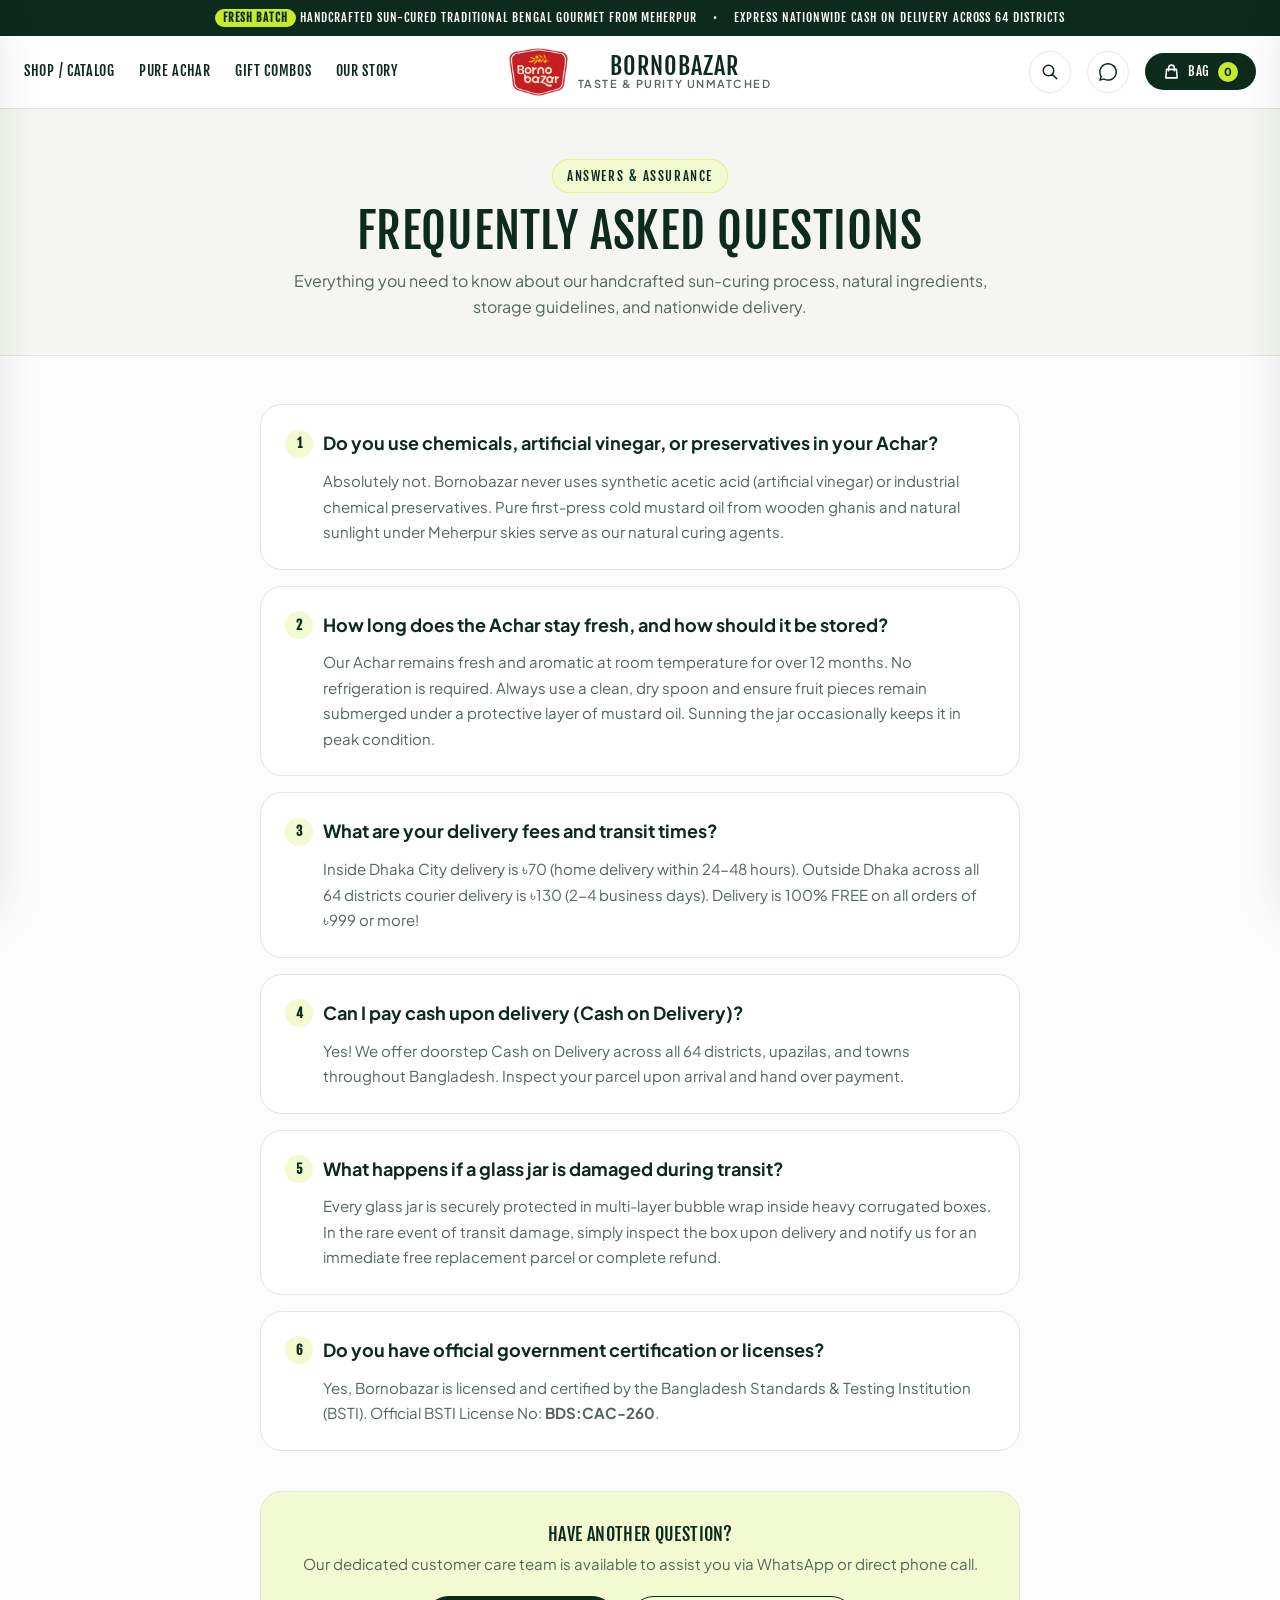
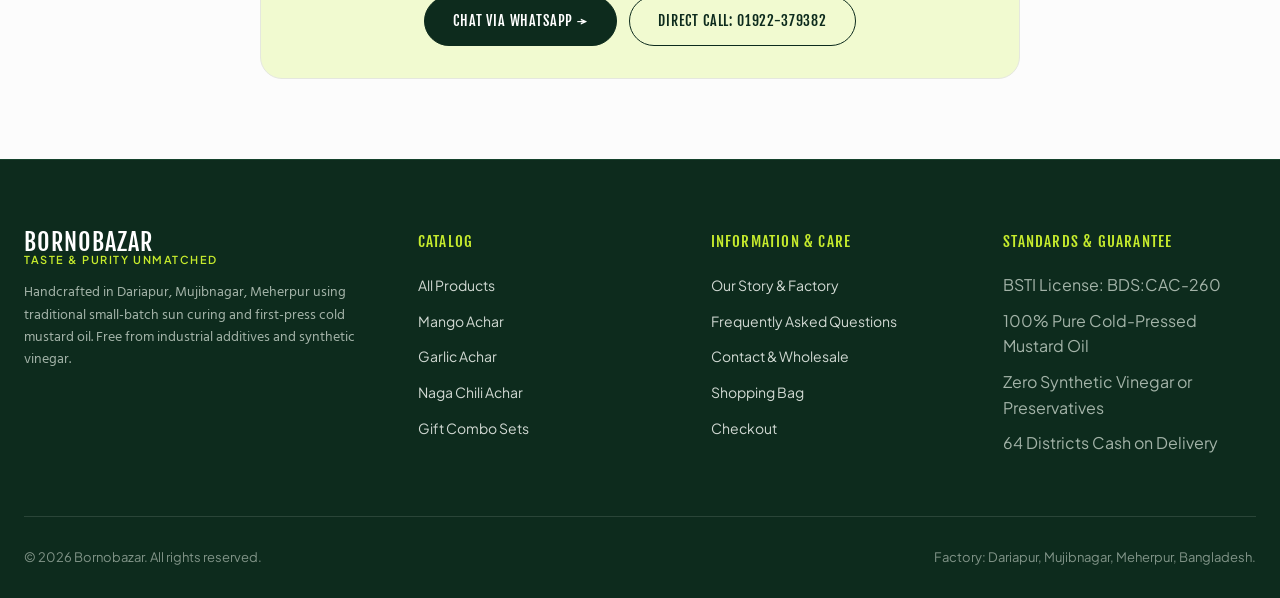
<file: faq.html>
<!DOCTYPE html>
<html lang="en">
<head>
  <meta charset="UTF-8">
  <meta name="viewport" content="width=device-width, initial-scale=1.0, viewport-fit=cover">
  <title>Frequently Asked Questions (FAQ) — BORNOBAZAR Minimal</title>
  <meta name="description" content="Answers about Bornobazar's handcrafted Achar, ingredients purity, storage guidelines, nationwide delivery, and BSTI certification.">
  <link rel="icon" href="Logo/bornobazar-logo.png" type="image/png">
  <link rel="stylesheet" href="css/minimal.css?v=1.0">
  <style>
    .bb-faq-item {
      border: 1px solid var(--bb-border);
      border-radius: var(--radius-card);
      padding: 24px;
      margin-bottom: 16px;
      background: #FFFFFF;
      transition: all 0.2s ease;
    }
    .bb-faq-item:hover {
      border-color: var(--bb-forest);
      box-shadow: var(--shadow-sm);
    }
    .bb-faq-q {
      font-size: 18px;
      font-weight: 700;
      color: var(--bb-forest);
      margin-bottom: 10px;
      display: flex;
      align-items: center;
      gap: 10px;
    }
    .bb-faq-q-num {
      width: 28px;
      height: 28px;
      border-radius: 50%;
      background: var(--bb-lime-soft);
      color: var(--bb-forest);
      display: inline-flex;
      align-items: center;
      justify-content: center;
      font-family: var(--font-display);
      font-size: 13px;
      flex-shrink: 0;
    }
    .bb-faq-a {
      font-size: 15px;
      color: var(--bb-text-muted);
      line-height: 1.7;
      padding-left: 38px;
    }
    @media (max-width: 600px) {
      .bb-faq-a {
        padding-left: 0;
        margin-top: 8px;
      }
    }
  </style>
</head>
<body>

  <!-- Top Announcement Bar -->
  <div class="bb-announcement">
    <div class="bb-container bb-announcement-inner">
      <span><span class="bb-announcement-badge">FRESH BATCH</span> Handcrafted sun-cured traditional Bengal gourmet from Meherpur</span>
      <span>&bull;</span>
      <span>Express Nationwide Cash on Delivery Across 64 Districts</span>
    </div>
  </div>

  <!-- Minimalist Luxury Header -->
  <header class="bb-header">
    <div class="bb-container bb-header-inner">
      <div class="bb-header-left">
        <button type="button" class="bb-header-icon-btn bb-mobile-toggle js-open-mobile-menu" aria-label="Open Navigation Menu">
          <svg width="20" height="20" fill="none" viewBox="0 0 24 24" stroke="currentColor" stroke-width="2"><path stroke-linecap="round" stroke-linejoin="round" d="M4 6h16M4 12h16M4 18h16"/></svg>
        </button>
        <nav class="bb-nav" aria-label="Primary Navigation">
          <a href="shop.html" class="bb-nav-link">Shop / Catalog</a>
          <a href="shop.html?cat=Achar" class="bb-nav-link">Pure Achar</a>
          <a href="shop.html?cat=Special+Combo" class="bb-nav-link">Gift Combos</a>
          <a href="about.html" class="bb-nav-link">Our Story</a>
        </nav>
      </div>

      <div class="bb-brand-center">
        <a href="index.html" class="bb-brand-logo" aria-label="Bornobazar Homepage">
          <img src="Logo/bornobazar-logo.png" alt="Bornobazar Logo">
          <div class="bb-brand-wordmark">
            BORNOBAZAR
            <span>TASTE &amp; PURITY UNMATCHED</span>
          </div>
        </a>
      </div>

      <div class="bb-header-right">
        <a href="shop.html" class="bb-header-icon-btn" aria-label="Search Catalog">
          <svg width="18" height="18" fill="none" viewBox="0 0 24 24" stroke="currentColor" stroke-width="2"><path stroke-linecap="round" stroke-linejoin="round" d="M21 21l-6-6m2-5a7 7 0 11-14 0 7 7 0 0114 0z"/></svg>
        </a>
        <a href="https://wa.me/8801922379382" target="_blank" rel="noopener" class="bb-header-icon-btn" aria-label="WhatsApp Support">
          <svg width="18" height="18" fill="currentColor" viewBox="0 0 24 24"><path d="M.057 24l1.687-6.163c-1.041-1.804-1.588-3.849-1.587-5.946.003-6.556 5.338-11.891 11.893-11.891 3.181.001 6.167 1.24 8.413 3.488 2.245 2.248 3.481 5.236 3.48 8.414-.003 6.557-5.338 11.892-11.893 11.892-1.99-.001-3.951-.5-5.688-1.448l-6.305 1.654zm6.597-3.807c1.676.995 3.276 1.591 5.392 1.592 5.448 0 9.886-4.434 9.889-9.885.002-5.462-4.415-9.89-9.881-9.892-5.452 0-9.887 4.434-9.889 9.884-.001 2.225.651 3.891 1.746 5.634l-.999 3.648 3.742-.981z"/></svg>
        </a>
        <button type="button" class="bb-cart-pill-btn js-open-cart" aria-label="Open Shopping Bag">
          <svg width="17" height="17" fill="none" viewBox="0 0 24 24" stroke="currentColor" stroke-width="2.2"><path stroke-linecap="round" stroke-linejoin="round" d="M16 11V7a4 4 0 00-8 0v4M5 9h14l1 12H4L5 9z"/></svg>
          <span>Bag</span>
          <span class="bb-cart-count-badge">0</span>
        </button>
      </div>
    </div>
  </header>

  <!-- Banner -->
  <section style="background: var(--bb-surface-muted); border-bottom: 1px solid var(--bb-border); padding: 50px 0 36px;">
    <div class="bb-container" style="max-width: 760px; text-align: center;">
      <span class="section-label">ANSWERS &amp; ASSURANCE</span>
      <h1 class="h2" style="margin-bottom: 10px;">FREQUENTLY ASKED QUESTIONS</h1>
      <p style="color: var(--bb-text-muted); font-size: 16px;">
        Everything you need to know about our handcrafted sun-curing process, natural ingredients, storage guidelines, and nationwide delivery.
      </p>
    </div>
  </section>

  <!-- FAQ List -->
  <main class="bb-container" style="max-width: 800px; padding: 48px 20px 80px;">
    
    <div class="bb-faq-item">
      <div class="bb-faq-q">
        <span class="bb-faq-q-num">1</span>
        <span>Do you use chemicals, artificial vinegar, or preservatives in your Achar?</span>
      </div>
      <div class="bb-faq-a">
        Absolutely not. Bornobazar never uses synthetic acetic acid (artificial vinegar) or industrial chemical preservatives. Pure first-press cold mustard oil from wooden ghanis and natural sunlight under Meherpur skies serve as our natural curing agents.
      </div>
    </div>

    <div class="bb-faq-item">
      <div class="bb-faq-q">
        <span class="bb-faq-q-num">2</span>
        <span>How long does the Achar stay fresh, and how should it be stored?</span>
      </div>
      <div class="bb-faq-a">
        Our Achar remains fresh and aromatic at room temperature for over 12 months. No refrigeration is required. Always use a clean, dry spoon and ensure fruit pieces remain submerged under a protective layer of mustard oil. Sunning the jar occasionally keeps it in peak condition.
      </div>
    </div>

    <div class="bb-faq-item">
      <div class="bb-faq-q">
        <span class="bb-faq-q-num">3</span>
        <span>What are your delivery fees and transit times?</span>
      </div>
      <div class="bb-faq-a">
        Inside Dhaka City delivery is ৳70 (home delivery within 24-48 hours). Outside Dhaka across all 64 districts courier delivery is ৳130 (2-4 business days). Delivery is 100% FREE on all orders of ৳999 or more!
      </div>
    </div>

    <div class="bb-faq-item">
      <div class="bb-faq-q">
        <span class="bb-faq-q-num">4</span>
        <span>Can I pay cash upon delivery (Cash on Delivery)?</span>
      </div>
      <div class="bb-faq-a">
        Yes! We offer doorstep Cash on Delivery across all 64 districts, upazilas, and towns throughout Bangladesh. Inspect your parcel upon arrival and hand over payment.
      </div>
    </div>

    <div class="bb-faq-item">
      <div class="bb-faq-q">
        <span class="bb-faq-q-num">5</span>
        <span>What happens if a glass jar is damaged during transit?</span>
      </div>
      <div class="bb-faq-a">
        Every glass jar is securely protected in multi-layer bubble wrap inside heavy corrugated boxes. In the rare event of transit damage, simply inspect the box upon delivery and notify us for an immediate free replacement parcel or complete refund.
      </div>
    </div>

    <div class="bb-faq-item">
      <div class="bb-faq-q">
        <span class="bb-faq-q-num">6</span>
        <span>Do you have official government certification or licenses?</span>
      </div>
      <div class="bb-faq-a">
        Yes, Bornobazar is licensed and certified by the Bangladesh Standards &amp; Testing Institution (BSTI). Official BSTI License No: <strong>BDS:CAC-260</strong>.
      </div>
    </div>

    <!-- Contact support card -->
    <div style="background: var(--bb-lime-soft); border: 1px solid var(--bb-border); border-radius: var(--radius-card); padding: 32px; text-align: center; margin-top: 40px;">
      <h3 class="h4" style="margin-bottom: 8px;">HAVE ANOTHER QUESTION?</h3>
      <p style="color: var(--bb-text-muted); font-size: 15px; margin-bottom: 20px;">
        Our dedicated customer care team is available to assist you via WhatsApp or direct phone call.
      </p>
      <div style="display: flex; gap: 12px; justify-content: center; flex-wrap: wrap;">
        <a href="https://wa.me/8801922379382" target="_blank" class="btn-pill btn-forest">Chat via WhatsApp &rarr;</a>
        <a href="tel:01922379382" class="btn-pill btn-outline">Direct Call: 01922-379382</a>
      </div>
    </div>

  </main>

  <!-- Footer -->
  <footer class="bb-footer">
    <div class="bb-container">
      <div class="bb-footer-grid">
        <div class="bb-footer-brand">
          <div class="bb-brand-wordmark" style="font-size: 24px; color: #FFFFFF;">
            BORNOBAZAR
            <span style="color: var(--bb-lime);">TASTE &amp; PURITY UNMATCHED</span>
          </div>
          <p class="bb-footer-desc">
            Handcrafted in Dariapur, Mujibnagar, Meherpur using traditional small-batch sun curing and first-press cold mustard oil. Free from industrial additives and synthetic vinegar.
          </p>
        </div>

        <div>
          <div class="bb-footer-col-title">Catalog</div>
          <ul class="bb-footer-links">
            <li><a href="shop.html">All Products</a></li>
            <li><a href="shop.html?cat=Achar">Mango Achar</a></li>
            <li><a href="shop.html?cat=Achar">Garlic Achar</a></li>
            <li><a href="shop.html?cat=Achar">Naga Chili Achar</a></li>
            <li><a href="shop.html?cat=Special+Combo">Gift Combo Sets</a></li>
          </ul>
        </div>

        <div>
          <div class="bb-footer-col-title">Information &amp; Care</div>
          <ul class="bb-footer-links">
            <li><a href="about.html">Our Story &amp; Factory</a></li>
            <li><a href="faq.html">Frequently Asked Questions</a></li>
            <li><a href="contact.html">Contact &amp; Wholesale</a></li>
            <li><a href="cart.html">Shopping Bag</a></li>
            <li><a href="checkout.html">Checkout</a></li>
          </ul>
        </div>

        <div>
          <div class="bb-footer-col-title">Standards &amp; Guarantee</div>
          <ul class="bb-footer-links">
            <li><span style="color: #A3B3A8;">BSTI License: BDS:CAC-260</span></li>
            <li><span style="color: #A3B3A8;">100% Pure Cold-Pressed Mustard Oil</span></li>
            <li><span style="color: #A3B3A8;">Zero Synthetic Vinegar or Preservatives</span></li>
            <li><span style="color: #A3B3A8;">64 Districts Cash on Delivery</span></li>
          </ul>
        </div>
      </div>

      <div class="bb-footer-bottom">
        <div>&copy; 2026 Bornobazar. All rights reserved.</div>
        <div>Factory: Dariapur, Mujibnagar, Meherpur, Bangladesh.</div>
      </div>
    </div>
  </footer>

  <!-- Slide-In Cart Drawer & Backdrop -->
  <div class="bb-drawer-backdrop" id="drawer-backdrop"></div>
  <aside class="bb-cart-drawer" id="cart-drawer" aria-label="Shopping Cart Drawer">
    <div class="bb-drawer-header">
      <div class="bb-drawer-title">YOUR SHOPPING BAG</div>
      <button type="button" class="bb-drawer-close js-close-cart" aria-label="Close Bag">
        <svg width="18" height="18" fill="none" viewBox="0 0 24 24" stroke="currentColor" stroke-width="2"><path stroke-linecap="round" stroke-linejoin="round" d="M6 18L18 6M6 6l12 12"/></svg>
      </button>
    </div>
    <div class="bb-drawer-free-shipping">
      <div id="drawer-free-ship-text">Add only <strong>৳999</strong> more to unlock <strong>FREE DELIVERY</strong>!</div>
      <div class="bb-free-ship-bar">
        <div class="bb-free-ship-fill" id="drawer-free-ship-fill"></div>
      </div>
    </div>
    <div class="bb-drawer-body" id="cart-drawer-body"></div>
    <div class="bb-drawer-footer">
      <div class="bb-drawer-subtotal-row">
        <span class="bb-drawer-subtotal-label">Subtotal</span>
        <span class="bb-drawer-subtotal-val" id="drawer-subtotal-val">৳0</span>
      </div>
      <div style="display: flex; gap: 8px;">
        <a href="cart.html" class="btn-pill btn-outline btn-full" style="padding: 12px 14px; font-size: 13px;">View Bag</a>
        <a href="checkout.html" class="btn-pill btn-lime btn-full" style="padding: 12px 14px; font-size: 13px;">Checkout Now &rarr;</a>
      </div>
    </div>
  </aside>

  <!-- Mobile Navigation Drawer -->
  <aside class="bb-cart-drawer" id="mobile-drawer" style="left: 0; right: auto; transform: translateX(-100%);">
    <div class="bb-drawer-header">
      <div class="bb-brand-wordmark" style="font-size: 20px;">BORNOBAZAR</div>
      <button type="button" class="bb-drawer-close js-close-mobile-menu" aria-label="Close Navigation">
        <svg width="18" height="18" fill="none" viewBox="0 0 24 24" stroke="currentColor" stroke-width="2"><path stroke-linecap="round" stroke-linejoin="round" d="M6 18L18 6M6 6l12 12"/></svg>
      </button>
    </div>
    <div style="padding: 24px; display: flex; flex-direction: column; gap: 18px;">
      <a href="index.html" class="bb-nav-link" style="font-size: 16px;">Home</a>
      <a href="shop.html" class="bb-nav-link" style="font-size: 16px;">Shop All Products</a>
      <a href="shop.html?cat=Achar" class="bb-nav-link" style="font-size: 16px;">Pure Achar</a>
      <a href="shop.html?cat=Special+Combo" class="bb-nav-link" style="font-size: 16px;">Gift Combo Sets</a>
      <a href="shop.html?cat=Dry+Fish+Bhorta" class="bb-nav-link" style="font-size: 16px;">Dry Fish Bhorta</a>
      <a href="about.html" class="bb-nav-link" style="font-size: 16px;">Our Story &amp; Factory</a>
      <a href="faq.html" class="bb-nav-link active" style="font-size: 16px; font-weight: 700; color: var(--bb-forest);">Frequently Asked Questions</a>
      <a href="contact.html" class="bb-nav-link" style="font-size: 16px;">Contact &amp; Wholesale</a>
    </div>
  </aside>

  <!-- Core Scripts -->
  <script src="data/products-data.js?v=1.0"></script>
  <script src="js/minimal.js?v=1.0"></script>
</body>
</html>
</file>
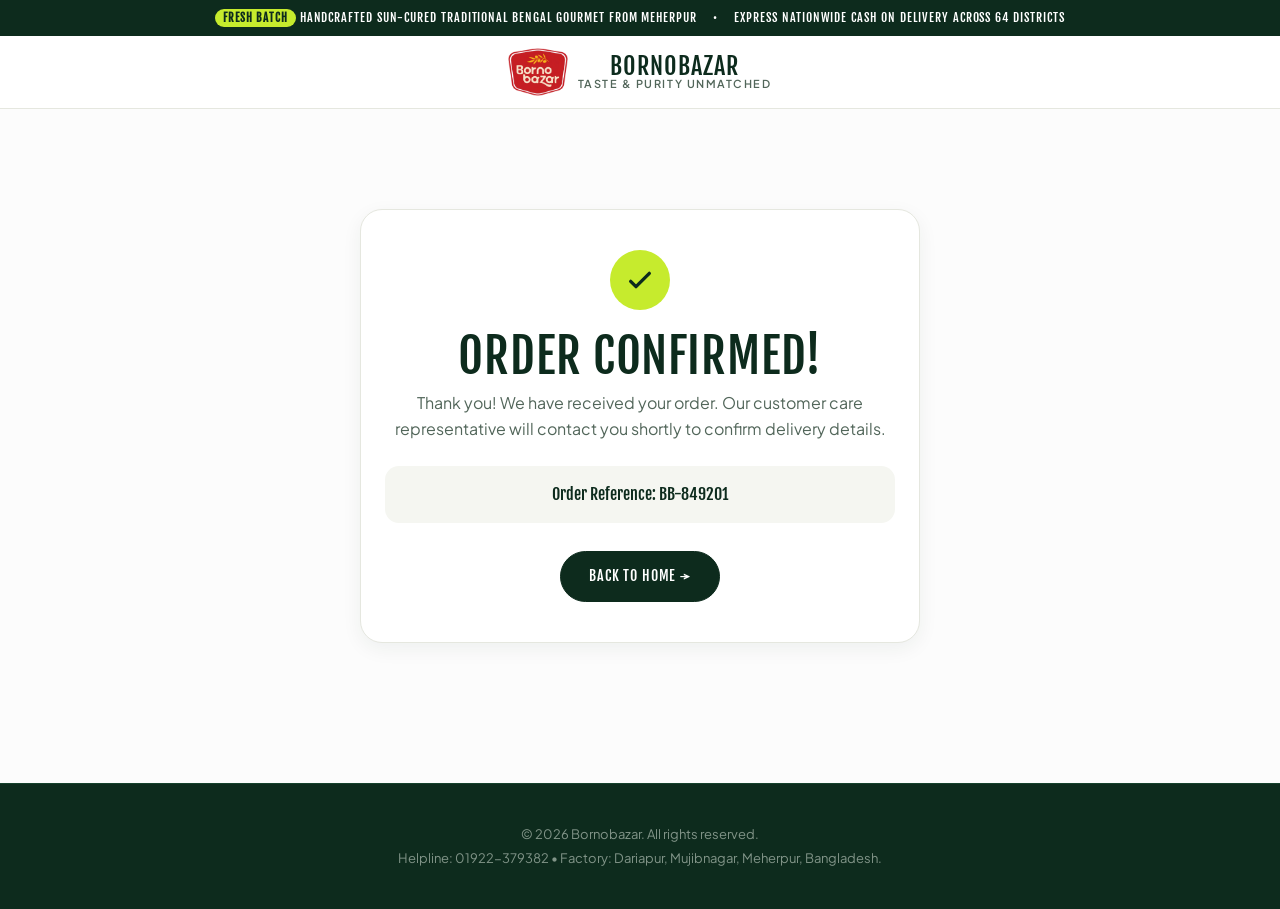
<file: order-success.html>
<!DOCTYPE html>
<html lang="en">
<head>
  <meta charset="UTF-8">
  <meta name="viewport" content="width=device-width, initial-scale=1.0, viewport-fit=cover">
  <title>Order Confirmed — BORNOBAZAR Minimal</title>
  <meta name="description" content="Your order has been received successfully. Thank you for shopping with Bornobazar.">
  <link rel="icon" href="Logo/bornobazar-logo.png" type="image/png">
  <link rel="stylesheet" href="css/minimal.css?v=1.0">
</head>
<body>

  <!-- Top Announcement Bar -->
  <div class="bb-announcement">
    <div class="bb-container bb-announcement-inner">
      <span><span class="bb-announcement-badge">FRESH BATCH</span> Handcrafted sun-cured traditional Bengal gourmet from Meherpur</span>
      <span>&bull;</span>
      <span>Express Nationwide Cash on Delivery Across 64 Districts</span>
    </div>
  </div>

  <!-- Header -->
  <header class="bb-header">
    <div class="bb-container bb-header-inner">
      <div class="bb-brand-center" style="margin: 0 auto;">
        <a href="index.html" class="bb-brand-logo" aria-label="Bornobazar Homepage">
          <img src="Logo/bornobazar-logo.png" alt="Bornobazar Logo">
          <div class="bb-brand-wordmark">
            BORNOBAZAR
            <span>TASTE &amp; PURITY UNMATCHED</span>
          </div>
        </a>
      </div>
    </div>
  </header>

  <!-- Dynamic Success Container -->
  <main class="bb-container" id="order-success-app" style="padding: 40px 20px 80px;">
    <!-- Rendered by BornobazarMinimal.initOrderSuccessPage() -->
  </main>

  <!-- Footer -->
  <footer class="bb-footer" style="padding: 40px 0;">
    <div class="bb-container" style="text-align: center; font-size: 13px; color: #819488;">
      <div>&copy; 2026 Bornobazar. All rights reserved.</div>
      <div style="margin-top: 4px;">Helpline: 01922-379382 &bull; Factory: Dariapur, Mujibnagar, Meherpur, Bangladesh.</div>
    </div>
  </footer>

  <!-- Core Scripts -->
  <script src="data/products-data.js?v=1.0"></script>
  <script src="js/minimal.js?v=1.0"></script>
</body>
</html>
</file>
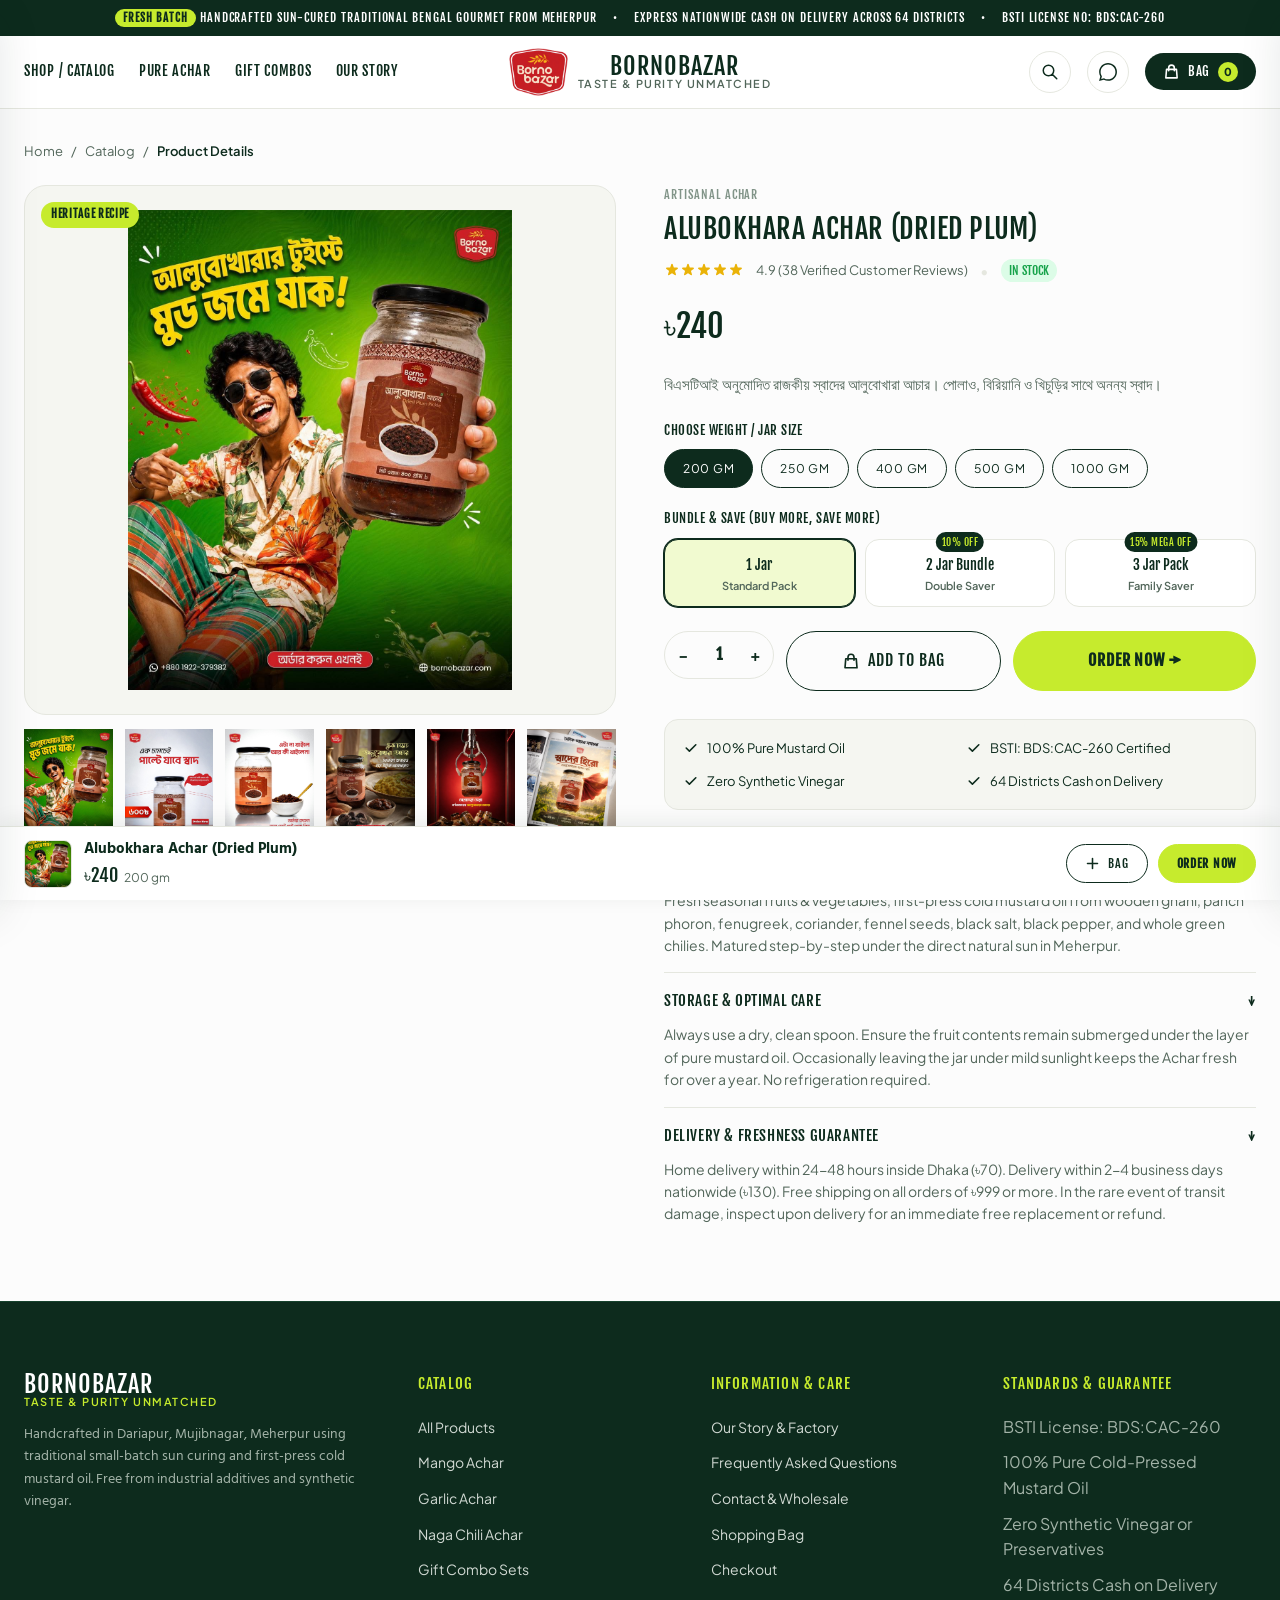
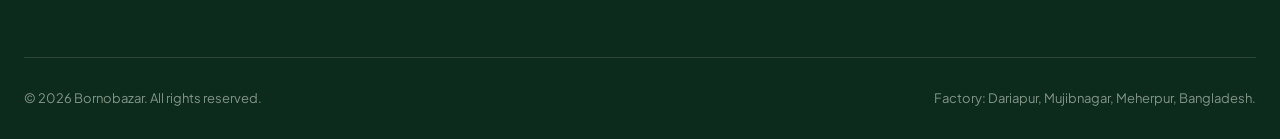
<file: product.html>
<!DOCTYPE html>
<html lang="en">
<head>
  <meta charset="UTF-8">
  <meta name="viewport" content="width=device-width, initial-scale=1.0, viewport-fit=cover">
  <title>Product Details — BORNOBAZAR Minimal</title>
  <meta name="description" content="Authentic sun-cured Bengal Achar prepared with cold-pressed mustard oil in Meherpur. Pure, chemical-free, and BSTI certified.">
  <link rel="icon" href="Logo/bornobazar-logo.png" type="image/png">
  <link rel="stylesheet" href="css/minimal.css?v=1.0">
  <style>
    /* Specific PDP bundle cards & accordion */
    .bb-bundle-grid {
      display: grid;
      grid-template-columns: repeat(3, 1fr);
      gap: 10px;
      margin-bottom: 24px;
    }
    .bb-bundle-card {
      border: 1px solid var(--bb-border);
      border-radius: var(--radius-md);
      padding: 12px 10px;
      text-align: center;
      cursor: pointer;
      background: #FFFFFF;
      transition: all 0.2s ease;
      position: relative;
    }
    .bb-bundle-card:hover {
      border-color: var(--bb-forest);
    }
    .bb-bundle-card.active {
      border-color: var(--bb-forest);
      background: var(--bb-lime-soft);
      box-shadow: 0 0 0 1px var(--bb-forest);
    }
    .bb-bundle-tag {
      position: absolute;
      top: -8px;
      left: 50%;
      transform: translateX(-50%);
      background: var(--bb-forest);
      color: var(--bb-lime);
      font-size: 10px;
      font-family: var(--font-display);
      padding: 2px 6px;
      border-radius: 99px;
      white-space: nowrap;
      text-transform: uppercase;
      letter-spacing: 0.05em;
    }
    .bb-bundle-title {
      font-family: var(--font-display);
      font-size: 14px;
      color: var(--bb-forest);
      margin-top: 2px;
    }
    .bb-bundle-save {
      font-size: 11px;
      color: var(--bb-text-muted);
      font-weight: 600;
    }

    .bb-accordion-item {
      border-top: 1px solid var(--bb-border);
      padding: 16px 0;
    }
    .bb-accordion-btn {
      width: 100%;
      display: flex;
      justify-content: space-between;
      align-items: center;
      font-family: var(--font-display);
      font-size: 15px;
      text-transform: uppercase;
      color: var(--bb-forest);
      letter-spacing: 0.04em;
      cursor: pointer;
      background: none;
      border: none;
      padding: 0;
      text-align: left;
    }
    .bb-accordion-content {
      padding-top: 10px;
      font-size: 14px;
      line-height: 1.6;
      color: var(--bb-text-muted);
    }

    @media (max-width: 600px) {
      .bb-bundle-grid {
        grid-template-columns: 1fr;
      }
    }
  </style>
</head>
<body class="bb-pdp-page">

  <!-- Top Announcement Bar -->
  <div class="bb-announcement">
    <div class="bb-container bb-announcement-inner">
      <span><span class="bb-announcement-badge">FRESH BATCH</span> Handcrafted sun-cured traditional Bengal gourmet from Meherpur</span>
      <span>&bull;</span>
      <span>Express Nationwide Cash on Delivery Across 64 Districts</span>
      <span>&bull;</span>
      <span>BSTI License No: BDS:CAC-260</span>
    </div>
  </div>

  <!-- Minimalist Luxury Header -->
  <header class="bb-header">
    <div class="bb-container bb-header-inner">
      <div class="bb-header-left">
        <button type="button" class="bb-header-icon-btn bb-mobile-toggle js-open-mobile-menu" aria-label="Open Navigation Menu">
          <svg width="20" height="20" fill="none" viewBox="0 0 24 24" stroke="currentColor" stroke-width="2"><path stroke-linecap="round" stroke-linejoin="round" d="M4 6h16M4 12h16M4 18h16"/></svg>
        </button>
        <nav class="bb-nav" aria-label="Primary Navigation">
          <a href="shop.html" class="bb-nav-link">Shop / Catalog</a>
          <a href="shop.html?cat=Achar" class="bb-nav-link">Pure Achar</a>
          <a href="shop.html?cat=Special+Combo" class="bb-nav-link">Gift Combos</a>
          <a href="about.html" class="bb-nav-link">Our Story</a>
        </nav>
      </div>

      <div class="bb-brand-center">
        <a href="index.html" class="bb-brand-logo" aria-label="Bornobazar Homepage">
          <img src="Logo/bornobazar-logo.png" alt="Bornobazar Logo">
          <div class="bb-brand-wordmark">
            BORNOBAZAR
            <span>TASTE &amp; PURITY UNMATCHED</span>
          </div>
        </a>
      </div>

      <div class="bb-header-right">
        <a href="shop.html" class="bb-header-icon-btn" aria-label="Search Catalog">
          <svg width="18" height="18" fill="none" viewBox="0 0 24 24" stroke="currentColor" stroke-width="2"><path stroke-linecap="round" stroke-linejoin="round" d="M21 21l-6-6m2-5a7 7 0 11-14 0 7 7 0 0114 0z"/></svg>
        </a>
        <a href="https://wa.me/8801922379382" target="_blank" rel="noopener" class="bb-header-icon-btn" aria-label="WhatsApp Support">
          <svg width="18" height="18" fill="currentColor" viewBox="0 0 24 24"><path d="M.057 24l1.687-6.163c-1.041-1.804-1.588-3.849-1.587-5.946.003-6.556 5.338-11.891 11.893-11.891 3.181.001 6.167 1.24 8.413 3.488 2.245 2.248 3.481 5.236 3.48 8.414-.003 6.557-5.338 11.892-11.893 11.892-1.99-.001-3.951-.5-5.688-1.448l-6.305 1.654zm6.597-3.807c1.676.995 3.276 1.591 5.392 1.592 5.448 0 9.886-4.434 9.889-9.885.002-5.462-4.415-9.89-9.881-9.892-5.452 0-9.887 4.434-9.889 9.884-.001 2.225.651 3.891 1.746 5.634l-.999 3.648 3.742-.981z"/></svg>
        </a>
        <button type="button" class="bb-cart-pill-btn js-open-cart" aria-label="Open Shopping Bag">
          <svg width="17" height="17" fill="none" viewBox="0 0 24 24" stroke="currentColor" stroke-width="2.2"><path stroke-linecap="round" stroke-linejoin="round" d="M16 11V7a4 4 0 00-8 0v4M5 9h14l1 12H4L5 9z"/></svg>
          <span>Bag</span>
          <span class="bb-cart-count-badge">0</span>
        </button>
      </div>
    </div>
  </header>

  <!-- PDP Main Container -->
  <main class="bb-container" style="padding-top: 32px; padding-bottom: 60px;" id="pdp-app">
    
    <!-- Breadcrumb Navigation -->
    <nav style="display: flex; gap: 8px; font-size: 13px; color: var(--bb-text-muted); margin-bottom: 24px;">
      <a href="index.html" style="color: var(--bb-text-muted);">Home</a>
      <span>/</span>
      <a href="shop.html" style="color: var(--bb-text-muted);">Catalog</a>
      <span>/</span>
      <span style="color: var(--bb-forest); font-weight: 600;" id="pdp-breadcrumb-title">Product Details</span>
    </nav>

    <!-- Two-Column Product Hero Layout -->
    <div style="display: grid; grid-template-columns: 1fr 1fr; gap: 48px; align-items: start;" class="bb-pdp-grid">
      
      <!-- Left: Media Showcase -->
      <div>
        <div style="background: var(--bb-surface-muted); border: 1px solid var(--bb-border); border-radius: var(--radius-card); padding: 24px; text-align: center; position: relative;">
          <span class="bb-card-badge" style="top: 16px; left: 16px;">HERITAGE RECIPE</span>
          <img id="pdp-main-img" src="Logo/bornobazar-logo.png" alt="Product Image" style="width: 100%; max-height: 480px; object-fit: contain; margin: 0 auto; transition: transform 0.3s ease;">
        </div>

        <!-- Thumbnail Row -->
        <div id="pdp-thumbs" style="display: flex; gap: 12px; margin-top: 14px; overflow-x: auto; padding-bottom: 6px;"></div>
      </div>

      <!-- Right: Product Purchase Controls -->
      <div>
        <div class="bb-card-cat" id="pdp-cat" style="font-size: 12px; margin-bottom: 6px;">Artisanal Achar</div>
        <h1 class="h2" id="pdp-title" style="font-size: 28px; line-height: 1.25; margin-bottom: 12px;">Loading Product Details...</h1>
        
        <div style="display: flex; align-items: center; gap: 12px; margin-bottom: 18px;">
          <div style="display: flex; color: #EAB308;">
            <svg width="16" height="16" fill="currentColor" viewBox="0 0 20 20"><path d="M9.049 2.927c.3-.921 1.603-.921 1.902 0l1.07 3.292a1 1 0 00.95.69h3.462c.969 0 1.371 1.24.588 1.81l-2.8 2.034a1 1 0 00-.364 1.118l1.07 3.292c.3.921-.755 1.688-1.54 1.118l-2.8-2.034a1 1 0 00-1.175 0l-2.8 2.034c-.784.57-1.838-.197-1.539-1.118l1.07-3.292a1 1 0 00-.364-1.118L2.98 8.72c-.783-.57-.38-1.81.588-1.81h3.461a1 1 0 00.951-.69l1.07-3.292z"/></svg>
            <svg width="16" height="16" fill="currentColor" viewBox="0 0 20 20"><path d="M9.049 2.927c.3-.921 1.603-.921 1.902 0l1.07 3.292a1 1 0 00.95.69h3.462c.969 0 1.371 1.24.588 1.81l-2.8 2.034a1 1 0 00-.364 1.118l1.07 3.292c.3.921-.755 1.688-1.54 1.118l-2.8-2.034a1 1 0 00-1.175 0l-2.8 2.034c-.784.57-1.838-.197-1.539-1.118l1.07-3.292a1 1 0 00-.364-1.118L2.98 8.72c-.783-.57-.38-1.81.588-1.81h3.461a1 1 0 00.951-.69l1.07-3.292z"/></svg>
            <svg width="16" height="16" fill="currentColor" viewBox="0 0 20 20"><path d="M9.049 2.927c.3-.921 1.603-.921 1.902 0l1.07 3.292a1 1 0 00.95.69h3.462c.969 0 1.371 1.24.588 1.81l-2.8 2.034a1 1 0 00-.364 1.118l1.07 3.292c.3.921-.755 1.688-1.54 1.118l-2.8-2.034a1 1 0 00-1.175 0l-2.8 2.034c-.784.57-1.838-.197-1.539-1.118l1.07-3.292a1 1 0 00-.364-1.118L2.98 8.72c-.783-.57-.38-1.81.588-1.81h3.461a1 1 0 00.951-.69l1.07-3.292z"/></svg>
            <svg width="16" height="16" fill="currentColor" viewBox="0 0 20 20"><path d="M9.049 2.927c.3-.921 1.603-.921 1.902 0l1.07 3.292a1 1 0 00.95.69h3.462c.969 0 1.371 1.24.588 1.81l-2.8 2.034a1 1 0 00-.364 1.118l1.07 3.292c.3.921-.755 1.688-1.54 1.118l-2.8-2.034a1 1 0 00-1.175 0l-2.8 2.034c-.784.57-1.838-.197-1.539-1.118l1.07-3.292a1 1 0 00-.364-1.118L2.98 8.72c-.783-.57-.38-1.81.588-1.81h3.461a1 1 0 00.951-.69l1.07-3.292z"/></svg>
            <svg width="16" height="16" fill="currentColor" viewBox="0 0 20 20"><path d="M9.049 2.927c.3-.921 1.603-.921 1.902 0l1.07 3.292a1 1 0 00.95.69h3.462c.969 0 1.371 1.24.588 1.81l-2.8 2.034a1 1 0 00-.364 1.118l1.07 3.292c.3.921-.755 1.688-1.54 1.118l-2.8-2.034a1 1 0 00-1.175 0l-2.8 2.034c-.784.57-1.838-.197-1.539-1.118l1.07-3.292a1 1 0 00-.364-1.118L2.98 8.72c-.783-.57-.38-1.81.588-1.81h3.461a1 1 0 00.951-.69l1.07-3.292z"/></svg>
          </div>
          <span style="font-size: 13px; color: var(--bb-text-muted);">4.9 (38 Verified Customer Reviews)</span>
          <span style="color: var(--bb-border);">&bull;</span>
          <span style="font-family: var(--font-display); font-size: 12px; color: #16A34A; background: #DCFCE7; padding: 2px 8px; border-radius: 99px;">IN STOCK</span>
        </div>

        <div style="margin-bottom: 20px;">
          <span id="pdp-price" style="font-family: var(--font-display); font-size: 32px; color: var(--bb-forest);">৳0</span>
        </div>

        <p id="pdp-desc" style="font-size: 15px; color: var(--bb-text-muted); line-height: 1.6; margin-bottom: 24px;">
          Bornobazar signature authentic sun-cured artisanal Achar.
        </p>

        <!-- Weight Selection -->
        <div style="margin-bottom: 20px;">
          <div style="font-family: var(--font-display); font-size: 13px; text-transform: uppercase; color: var(--bb-forest); margin-bottom: 8px; letter-spacing: 0.04em;">
            Choose Weight / Jar Size
          </div>
          <div id="pdp-weights" style="display: flex; gap: 8px; flex-wrap: wrap;"></div>
        </div>

        <!-- Bundle & Save Multi-pack Tiers (Fishtown pickles signature) -->
        <div style="margin-bottom: 20px;">
          <div style="font-family: var(--font-display); font-size: 13px; text-transform: uppercase; color: var(--bb-forest); margin-bottom: 10px; letter-spacing: 0.04em;">
            Bundle &amp; Save (Buy More, Save More)
          </div>
          <div class="bb-bundle-grid">
            <div class="bb-bundle-card active" data-bundle-mode="single">
              <div class="bb-bundle-title">1 Jar</div>
              <div class="bb-bundle-save">Standard Pack</div>
            </div>
            <div class="bb-bundle-card" data-bundle-mode="duo">
              <span class="bb-bundle-tag">10% OFF</span>
              <div class="bb-bundle-title">2 Jar Bundle</div>
              <div class="bb-bundle-save">Double Saver</div>
            </div>
            <div class="bb-bundle-card" data-bundle-mode="trio">
              <span class="bb-bundle-tag">15% MEGA OFF</span>
              <div class="bb-bundle-title">3 Jar Pack</div>
              <div class="bb-bundle-save">Family Saver</div>
            </div>
          </div>
        </div>

        <!-- Quantity & Direct Action Buttons -->
        <div style="display: flex; gap: 12px; margin-bottom: 28px; flex-wrap: wrap;">
          <div class="bb-cart-qty-ctrl" style="height: 48px; border-radius: var(--radius-pill); margin-top: 0;">
            <button type="button" class="bb-cart-qty-btn" id="pdp-qty-minus" style="width: 36px; height: 100%; font-size: 16px;">&minus;</button>
            <span class="bb-cart-qty-num" id="pdp-qty-val" style="width: 36px; font-size: 16px;">1</span>
            <button type="button" class="bb-cart-qty-btn" id="pdp-qty-plus" style="width: 36px; height: 100%; font-size: 16px;">&plus;</button>
          </div>
          <button type="button" class="btn-pill btn-outline btn-lg" id="pdp-add-cart" style="flex: 1; min-width: 140px; justify-content: center;">
            <svg width="18" height="18" fill="none" viewBox="0 0 24 24" stroke="currentColor" stroke-width="2.2"><path stroke-linecap="round" stroke-linejoin="round" d="M16 11V7a4 4 0 00-8 0v4M5 9h14l1 12H4L5 9z"/></svg>
            <span>Add to Bag</span>
          </button>
          <button type="button" class="btn-pill btn-lime btn-lg" id="pdp-buy-now" style="flex: 1.2; min-width: 160px; justify-content: center;">
            <span>Order Now &rarr;</span>
          </button>
        </div>

        <!-- Highlights & Guarantees -->
        <div style="background: var(--bb-surface-muted); border: 1px solid var(--bb-border); border-radius: var(--radius-md); padding: 18px; margin-bottom: 28px;">
          <div style="display: grid; grid-template-columns: 1fr 1fr; gap: 12px; font-size: 13px; color: var(--bb-forest);">
            <div style="display: flex; align-items: center; gap: 8px;">
              <svg width="16" height="16" fill="currentColor" viewBox="0 0 20 20" style="color: var(--bb-forest);"><path fill-rule="evenodd" d="M16.707 5.293a1 1 0 010 1.414l-8 8a1 1 0 01-1.414 0l-4-4a1 1 0 011.414-1.414L8 12.586l7.293-7.293a1 1 0 011.414 0z" clip-rule="evenodd"/></svg>
              <span>100% Pure Mustard Oil</span>
            </div>
            <div style="display: flex; align-items: center; gap: 8px;">
              <svg width="16" height="16" fill="currentColor" viewBox="0 0 20 20" style="color: var(--bb-forest);"><path fill-rule="evenodd" d="M16.707 5.293a1 1 0 010 1.414l-8 8a1 1 0 01-1.414 0l-4-4a1 1 0 011.414-1.414L8 12.586l7.293-7.293a1 1 0 011.414 0z" clip-rule="evenodd"/></svg>
              <span>BSTI: BDS:CAC-260 Certified</span>
            </div>
            <div style="display: flex; align-items: center; gap: 8px;">
              <svg width="16" height="16" fill="currentColor" viewBox="0 0 20 20" style="color: var(--bb-forest);"><path fill-rule="evenodd" d="M16.707 5.293a1 1 0 010 1.414l-8 8a1 1 0 01-1.414 0l-4-4a1 1 0 011.414-1.414L8 12.586l7.293-7.293a1 1 0 011.414 0z" clip-rule="evenodd"/></svg>
              <span>Zero Synthetic Vinegar</span>
            </div>
            <div style="display: flex; align-items: center; gap: 8px;">
              <svg width="16" height="16" fill="currentColor" viewBox="0 0 20 20" style="color: var(--bb-forest);"><path fill-rule="evenodd" d="M16.707 5.293a1 1 0 010 1.414l-8 8a1 1 0 01-1.414 0l-4-4a1 1 0 011.414-1.414L8 12.586l7.293-7.293a1 1 0 011.414 0z" clip-rule="evenodd"/></svg>
              <span>64 Districts Cash on Delivery</span>
            </div>
          </div>
        </div>

        <!-- Accordions -->
        <div class="bb-accordion-wrap">
          <div class="bb-accordion-item">
            <button type="button" class="bb-accordion-btn">
              <span>Ingredients &amp; Meherpur Heritage</span>
              <span>&darr;</span>
            </button>
            <div class="bb-accordion-content">
              Fresh seasonal fruits &amp; vegetables, first-press cold mustard oil from wooden ghani, panch phoron, fenugreek, coriander, fennel seeds, black salt, black pepper, and whole green chilies. Matured step-by-step under the direct natural sun in Meherpur.
            </div>
          </div>
          <div class="bb-accordion-item">
            <button type="button" class="bb-accordion-btn">
              <span>Storage &amp; Optimal Care</span>
              <span>&darr;</span>
            </button>
            <div class="bb-accordion-content">
              Always use a dry, clean spoon. Ensure the fruit contents remain submerged under the layer of pure mustard oil. Occasionally leaving the jar under mild sunlight keeps the Achar fresh for over a year. No refrigeration required.
            </div>
          </div>
          <div class="bb-accordion-item">
            <button type="button" class="bb-accordion-btn">
              <span>Delivery &amp; Freshness Guarantee</span>
              <span>&darr;</span>
            </button>
            <div class="bb-accordion-content">
              Home delivery within 24-48 hours inside Dhaka (৳70). Delivery within 2-4 business days nationwide (৳130). Free shipping on all orders of ৳999 or more. In the rare event of transit damage, inspect upon delivery for an immediate free replacement or refund.
            </div>
          </div>
        </div>

      </div>

    </div>

  </main>

  <!-- Mobile Sticky Dual-CTA Add to Cart Bar -->
  <div class="bb-sticky-buy-bar visible" id="sticky-bar">
    <div class="bb-container bb-sticky-buy-inner">
      <div class="bb-sticky-product-meta">
        <img src="Logo/bornobazar-logo.png" id="sticky-bar-img" class="bb-sticky-thumb" alt="Product Thumbnail">
        <div class="bb-sticky-meta-info">
          <div class="bb-sticky-title" id="sticky-bar-title">Product</div>
          <div class="bb-sticky-price-row">
            <span class="bb-sticky-price" id="sticky-bar-price">৳0</span>
            <span class="bb-sticky-weight" id="sticky-bar-weight"></span>
          </div>
        </div>
      </div>
      <div class="bb-sticky-actions">
        <button type="button" class="btn-pill btn-outline btn-sm" id="sticky-bar-add">
          <svg width="15" height="15" fill="none" viewBox="0 0 24 24" stroke="currentColor" stroke-width="2.5"><path stroke-linecap="round" stroke-linejoin="round" d="M12 4v16m8-8H4"/></svg>
          <span>Bag</span>
        </button>
        <button type="button" class="btn-pill btn-lime btn-sm" id="sticky-bar-buy">
          <span>Order Now</span>
        </button>
      </div>
    </div>
  </div>

  <!-- Footer -->
  <footer class="bb-footer">
    <div class="bb-container">
      <div class="bb-footer-grid">
        <div class="bb-footer-brand">
          <div class="bb-brand-wordmark" style="font-size: 24px; color: #FFFFFF;">
            BORNOBAZAR
            <span style="color: var(--bb-lime);">TASTE &amp; PURITY UNMATCHED</span>
          </div>
          <p class="bb-footer-desc">
            Handcrafted in Dariapur, Mujibnagar, Meherpur using traditional small-batch sun curing and first-press cold mustard oil. Free from industrial additives and synthetic vinegar.
          </p>
        </div>

        <div>
          <div class="bb-footer-col-title">Catalog</div>
          <ul class="bb-footer-links">
            <li><a href="shop.html">All Products</a></li>
            <li><a href="shop.html?cat=Achar">Mango Achar</a></li>
            <li><a href="shop.html?cat=Achar">Garlic Achar</a></li>
            <li><a href="shop.html?cat=Achar">Naga Chili Achar</a></li>
            <li><a href="shop.html?cat=Special+Combo">Gift Combo Sets</a></li>
          </ul>
        </div>

        <div>
          <div class="bb-footer-col-title">Information &amp; Care</div>
          <ul class="bb-footer-links">
            <li><a href="about.html">Our Story &amp; Factory</a></li>
            <li><a href="faq.html">Frequently Asked Questions</a></li>
            <li><a href="contact.html">Contact &amp; Wholesale</a></li>
            <li><a href="cart.html">Shopping Bag</a></li>
            <li><a href="checkout.html">Checkout</a></li>
          </ul>
        </div>

        <div>
          <div class="bb-footer-col-title">Standards &amp; Guarantee</div>
          <ul class="bb-footer-links">
            <li><span style="color: #A3B3A8;">BSTI License: BDS:CAC-260</span></li>
            <li><span style="color: #A3B3A8;">100% Pure Cold-Pressed Mustard Oil</span></li>
            <li><span style="color: #A3B3A8;">Zero Synthetic Vinegar or Preservatives</span></li>
            <li><span style="color: #A3B3A8;">64 Districts Cash on Delivery</span></li>
          </ul>
        </div>
      </div>

      <div class="bb-footer-bottom">
        <div>&copy; 2026 Bornobazar. All rights reserved.</div>
        <div>Factory: Dariapur, Mujibnagar, Meherpur, Bangladesh.</div>
      </div>
    </div>
  </footer>

  <!-- Slide-In Cart Drawer & Backdrop -->
  <div class="bb-drawer-backdrop" id="drawer-backdrop"></div>
  <aside class="bb-cart-drawer" id="cart-drawer" aria-label="Shopping Cart Drawer">
    <div class="bb-drawer-header">
      <div class="bb-drawer-title">YOUR SHOPPING BAG</div>
      <button type="button" class="bb-drawer-close js-close-cart" aria-label="Close Bag">
        <svg width="18" height="18" fill="none" viewBox="0 0 24 24" stroke="currentColor" stroke-width="2"><path stroke-linecap="round" stroke-linejoin="round" d="M6 18L18 6M6 6l12 12"/></svg>
      </button>
    </div>
    <div class="bb-drawer-free-shipping">
      <div id="drawer-free-ship-text">Add only <strong>৳999</strong> more to unlock <strong>FREE DELIVERY</strong>!</div>
      <div class="bb-free-ship-bar">
        <div class="bb-free-ship-fill" id="drawer-free-ship-fill"></div>
      </div>
    </div>
    <div class="bb-drawer-body" id="cart-drawer-body"></div>
    <div class="bb-drawer-footer">
      <div class="bb-drawer-subtotal-row">
        <span class="bb-drawer-subtotal-label">Subtotal</span>
        <span class="bb-drawer-subtotal-val" id="drawer-subtotal-val">৳0</span>
      </div>
      <div style="display: flex; gap: 8px;">
        <a href="cart.html" class="btn-pill btn-outline btn-full" style="padding: 12px 14px; font-size: 13px;">View Bag</a>
        <a href="checkout.html" class="btn-pill btn-lime btn-full" style="padding: 12px 14px; font-size: 13px;">Checkout Now &rarr;</a>
      </div>
    </div>
  </aside>

  <!-- Mobile Navigation Drawer -->
  <aside class="bb-cart-drawer" id="mobile-drawer" style="left: 0; right: auto; transform: translateX(-100%);">
    <div class="bb-drawer-header">
      <div class="bb-brand-wordmark" style="font-size: 20px;">BORNOBAZAR</div>
      <button type="button" class="bb-drawer-close js-close-mobile-menu" aria-label="Close Navigation">
        <svg width="18" height="18" fill="none" viewBox="0 0 24 24" stroke="currentColor" stroke-width="2"><path stroke-linecap="round" stroke-linejoin="round" d="M6 18L18 6M6 6l12 12"/></svg>
      </button>
    </div>
    <div style="padding: 24px; display: flex; flex-direction: column; gap: 18px;">
      <a href="index.html" class="bb-nav-link" style="font-size: 16px;">Home</a>
      <a href="shop.html" class="bb-nav-link" style="font-size: 16px;">Shop All Products</a>
      <a href="shop.html?cat=Achar" class="bb-nav-link" style="font-size: 16px;">Pure Achar</a>
      <a href="shop.html?cat=Special+Combo" class="bb-nav-link" style="font-size: 16px;">Gift Combo Sets</a>
      <a href="shop.html?cat=Dry+Fish+Bhorta" class="bb-nav-link" style="font-size: 16px;">Dry Fish Bhorta</a>
      <a href="about.html" class="bb-nav-link" style="font-size: 16px;">Our Story &amp; Factory</a>
      <a href="faq.html" class="bb-nav-link" style="font-size: 16px;">Frequently Asked Questions</a>
      <a href="contact.html" class="bb-nav-link" style="font-size: 16px;">Contact &amp; Wholesale</a>
    </div>
  </aside>

  <!-- Core Scripts -->
  <script src="data/products-data.js?v=1.0"></script>
  <script src="js/minimal.js?v=1.0"></script>
</body>
</html>
</file>
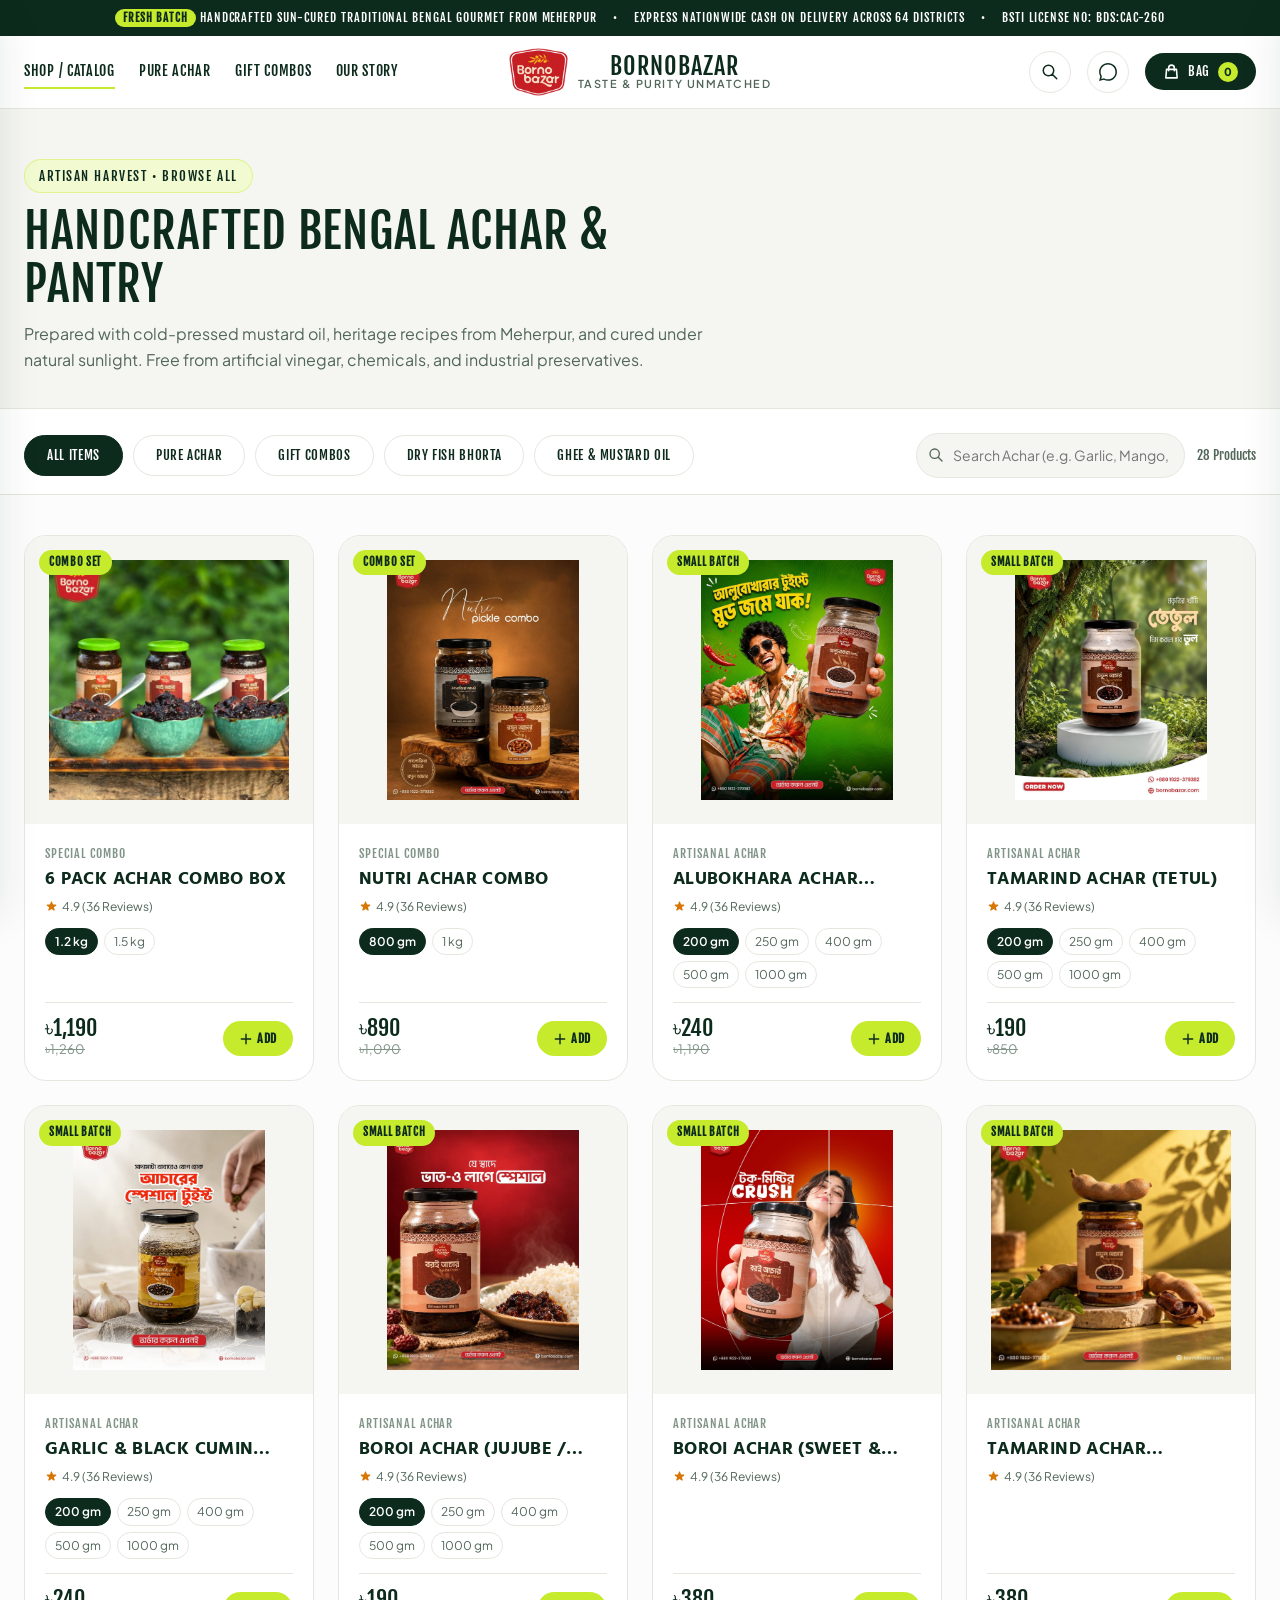
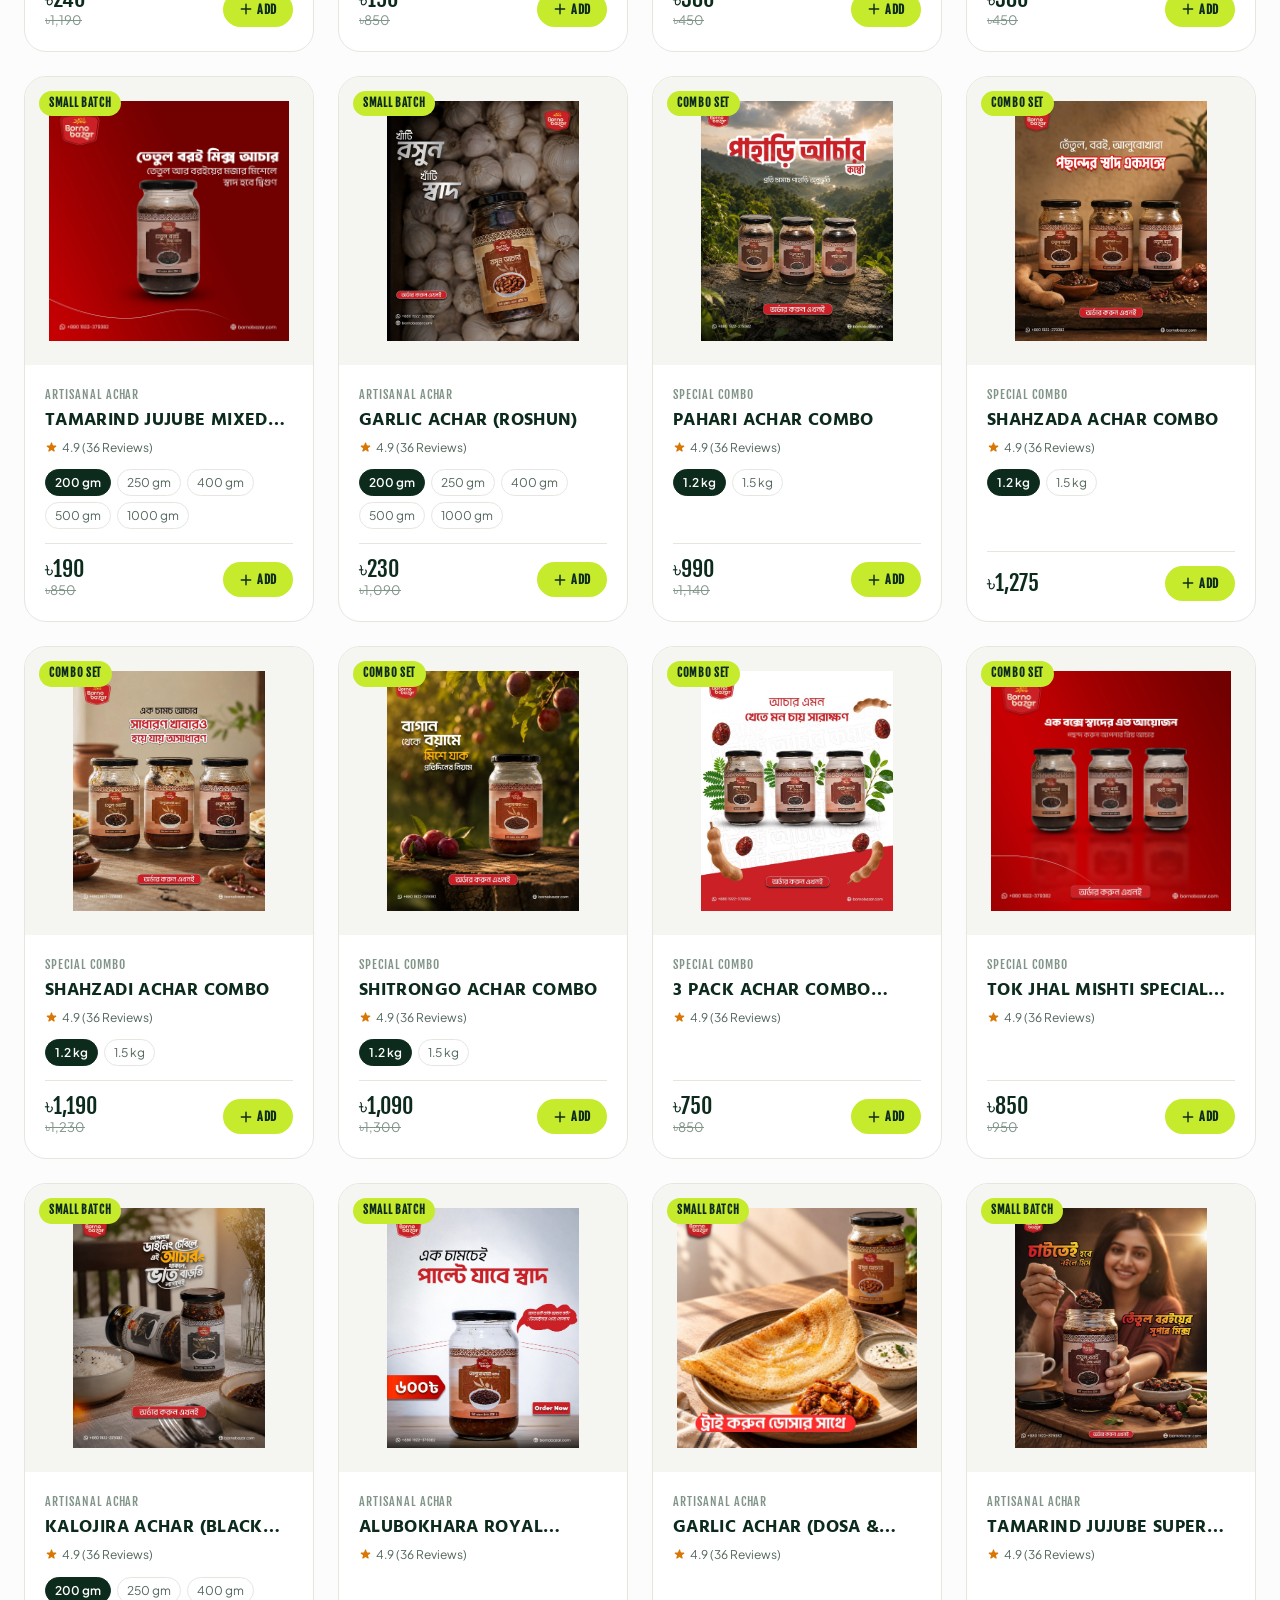
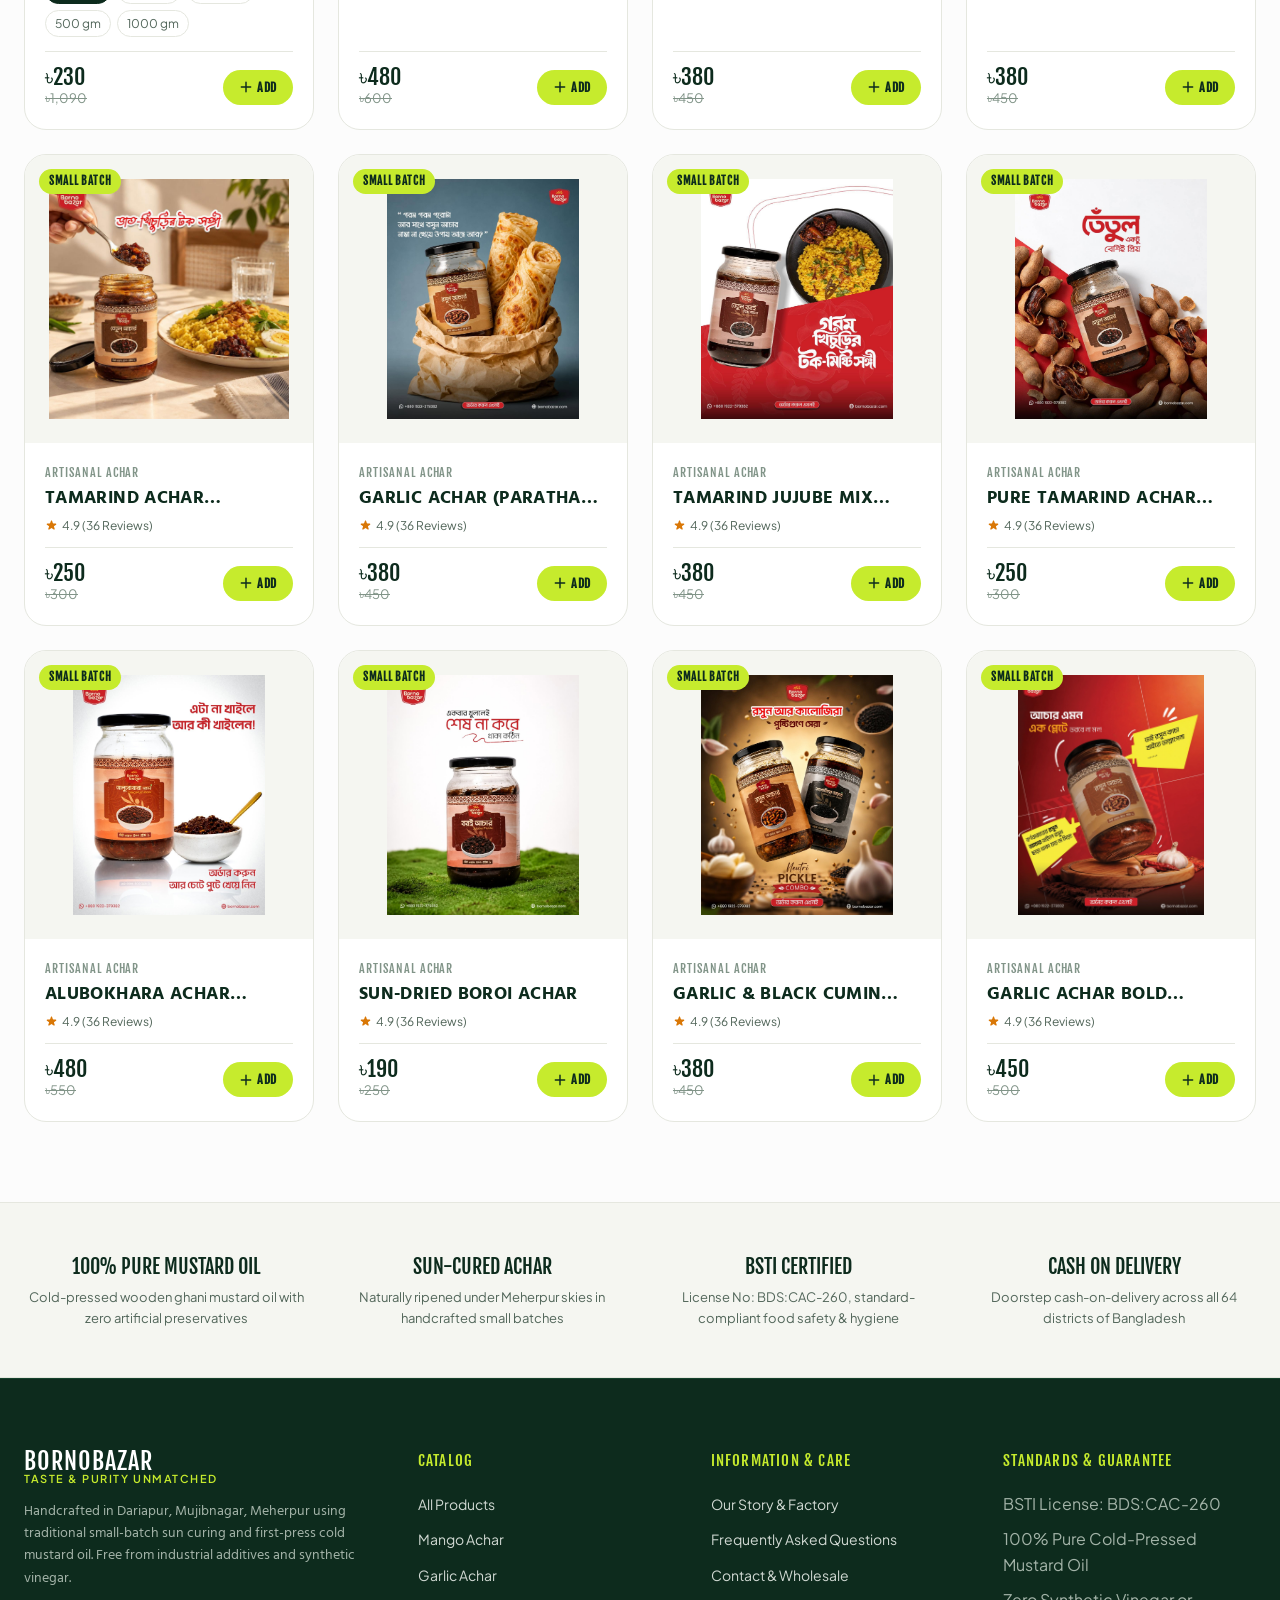
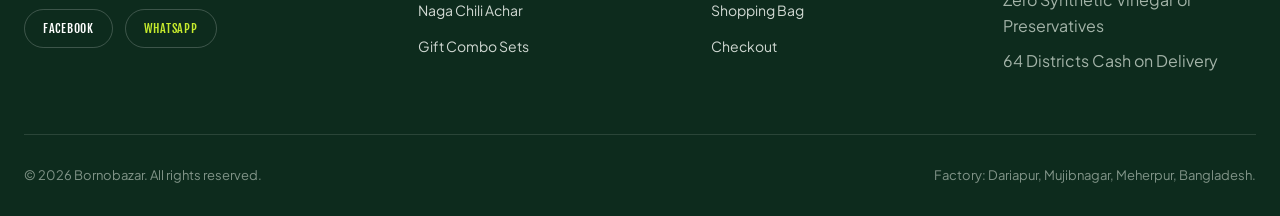
<file: shop.html>
<!DOCTYPE html>
<html lang="en">
<head>
  <meta charset="UTF-8">
  <meta name="viewport" content="width=device-width, initial-scale=1.0, viewport-fit=cover">
  <title>Catalog &amp; All Products — BORNOBAZAR Minimal</title>
  <meta name="description" content="Browse Bornobazar's handcrafted pure Achar, special combo packs, and Bengal gourmet selections. Sun-cured in Meherpur with cold-pressed mustard oil.">
  <link rel="icon" href="Logo/bornobazar-logo.png" type="image/png">
  <link rel="stylesheet" href="css/minimal.css?v=1.0">
</head>
<body>

  <!-- Top Announcement Bar -->
  <div class="bb-announcement">
    <div class="bb-container bb-announcement-inner">
      <span><span class="bb-announcement-badge">FRESH BATCH</span> Handcrafted sun-cured traditional Bengal gourmet from Meherpur</span>
      <span>&bull;</span>
      <span>Express Nationwide Cash on Delivery Across 64 Districts</span>
      <span>&bull;</span>
      <span>BSTI License No: BDS:CAC-260</span>
    </div>
  </div>

  <!-- Minimalist Luxury Header -->
  <header class="bb-header">
    <div class="bb-container bb-header-inner">
      <div class="bb-header-left">
        <button type="button" class="bb-header-icon-btn bb-mobile-toggle js-open-mobile-menu" aria-label="Open Navigation Menu">
          <svg width="20" height="20" fill="none" viewBox="0 0 24 24" stroke="currentColor" stroke-width="2"><path stroke-linecap="round" stroke-linejoin="round" d="M4 6h16M4 12h16M4 18h16"/></svg>
        </button>
        <nav class="bb-nav" aria-label="Primary Navigation">
          <a href="shop.html" class="bb-nav-link active">Shop / Catalog</a>
          <a href="shop.html?cat=Achar" class="bb-nav-link">Pure Achar</a>
          <a href="shop.html?cat=Special+Combo" class="bb-nav-link">Gift Combos</a>
          <a href="about.html" class="bb-nav-link">Our Story</a>
        </nav>
      </div>

      <div class="bb-brand-center">
        <a href="index.html" class="bb-brand-logo" aria-label="Bornobazar Homepage">
          <img src="Logo/bornobazar-logo.png" alt="Bornobazar Logo">
          <div class="bb-brand-wordmark">
            BORNOBAZAR
            <span>TASTE &amp; PURITY UNMATCHED</span>
          </div>
        </a>
      </div>

      <div class="bb-header-right">
        <a href="shop.html" class="bb-header-icon-btn" aria-label="Search Catalog">
          <svg width="18" height="18" fill="none" viewBox="0 0 24 24" stroke="currentColor" stroke-width="2"><path stroke-linecap="round" stroke-linejoin="round" d="M21 21l-6-6m2-5a7 7 0 11-14 0 7 7 0 0114 0z"/></svg>
        </a>
        <a href="https://wa.me/8801922379382" target="_blank" rel="noopener" class="bb-header-icon-btn" aria-label="WhatsApp Support">
          <svg width="18" height="18" fill="currentColor" viewBox="0 0 24 24"><path d="M.057 24l1.687-6.163c-1.041-1.804-1.588-3.849-1.587-5.946.003-6.556 5.338-11.891 11.893-11.891 3.181.001 6.167 1.24 8.413 3.488 2.245 2.248 3.481 5.236 3.48 8.414-.003 6.557-5.338 11.892-11.893 11.892-1.99-.001-3.951-.5-5.688-1.448l-6.305 1.654zm6.597-3.807c1.676.995 3.276 1.591 5.392 1.592 5.448 0 9.886-4.434 9.889-9.885.002-5.462-4.415-9.89-9.881-9.892-5.452 0-9.887 4.434-9.889 9.884-.001 2.225.651 3.891 1.746 5.634l-.999 3.648 3.742-.981z"/></svg>
        </a>
        <button type="button" class="bb-cart-pill-btn js-open-cart" aria-label="Open Shopping Bag">
          <svg width="17" height="17" fill="none" viewBox="0 0 24 24" stroke="currentColor" stroke-width="2.2"><path stroke-linecap="round" stroke-linejoin="round" d="M16 11V7a4 4 0 00-8 0v4M5 9h14l1 12H4L5 9z"/></svg>
          <span>Bag</span>
          <span class="bb-cart-count-badge">0</span>
        </button>
      </div>
    </div>
  </header>

  <!-- Shop Header Banner -->
  <section style="background: var(--bb-surface-muted); border-bottom: 1px solid var(--bb-border); padding: 50px 0 36px;">
    <div class="bb-container">
      <div style="max-width: 680px;">
        <span class="section-label">ARTISAN HARVEST &bull; BROWSE ALL</span>
        <h1 class="h2" style="margin-bottom: 10px;">HANDCRAFTED BENGAL ACHAR &amp; PANTRY</h1>
        <p style="color: var(--bb-text-muted); font-size: 16px; line-height: 1.6;">
          Prepared with cold-pressed mustard oil, heritage recipes from Meherpur, and cured under natural sunlight. Free from artificial vinegar, chemicals, and industrial preservatives.
        </p>
      </div>
    </div>
  </section>

  <!-- Filter & Search Controls -->
  <section style="padding: 24px 0 16px; border-bottom: 1px solid var(--bb-border); background: #FFFFFF; position: sticky; top: 72px; z-index: 30;">
    <div class="bb-container">
      <div style="display: flex; flex-wrap: wrap; gap: 16px; justify-content: space-between; align-items: center;">
        
        <!-- Category Filter Pills -->
        <div class="bb-filter-bar" style="margin-bottom: 0;">
          <button type="button" class="bb-filter-pill active" data-cat="all">All Items</button>
          <button type="button" class="bb-filter-pill" data-cat="Achar">Pure Achar</button>
          <button type="button" class="bb-filter-pill" data-cat="Special Combo">Gift Combos</button>
          <button type="button" class="bb-filter-pill" data-cat="Dry Fish Bhorta">Dry Fish Bhorta</button>
          <button type="button" class="bb-filter-pill" data-cat="Ghee & Oil">Ghee &amp; Mustard Oil</button>
        </div>

        <!-- Live Search Box -->
        <div style="display: flex; align-items: center; gap: 12px; flex-grow: 1; max-width: 340px;">
          <div style="position: relative; width: 100%;">
            <input type="text" id="catalog-search" placeholder="Search Achar (e.g. Garlic, Mango, Naga)..." 
              style="width: 100%; padding: 10px 14px 10px 36px; border-radius: var(--radius-pill); border: 1px solid var(--bb-border); font-size: 14px; background: var(--bb-surface-muted); outline: none;">
            <svg width="16" height="16" fill="none" viewBox="0 0 24 24" stroke="currentColor" stroke-width="2" style="position: absolute; left: 12px; top: 50%; transform: translateY(-50%); color: var(--bb-text-muted);">
              <path stroke-linecap="round" stroke-linejoin="round" d="M21 21l-6-6m2-5a7 7 0 11-14 0 7 7 0 0114 0z"/>
            </svg>
          </div>
          <span id="catalog-count" style="font-family: var(--font-display); font-size: 13px; color: var(--bb-text-muted); white-space: nowrap;">-- Products</span>
        </div>

      </div>
    </div>
  </section>

  <!-- Products Grid Area -->
  <section class="bb-products-section" style="padding: 40px 0 80px;">
    <div class="bb-container">
      <div class="bb-products-grid" id="catalog-grid">
        <!-- Dynamically injected by BornobazarMinimal.initCatalogPage() -->
      </div>
    </div>
  </section>

  <!-- Minimalist Guarantee Ribbon -->
  <section style="background: var(--bb-surface-muted); border-top: 1px solid var(--bb-border); border-bottom: 1px solid var(--bb-border); padding: 48px 0;">
    <div class="bb-container">
      <div style="display: grid; grid-template-columns: repeat(auto-fit, minmax(220px, 1fr)); gap: 32px; text-align: center;">
        <div>
          <div style="font-family: var(--font-display); font-size: 20px; color: var(--bb-forest); margin-bottom: 4px;">100% PURE MUSTARD OIL</div>
          <p style="font-size: 13px; color: var(--bb-text-muted);">Cold-pressed wooden ghani mustard oil with zero artificial preservatives</p>
        </div>
        <div>
          <div style="font-family: var(--font-display); font-size: 20px; color: var(--bb-forest); margin-bottom: 4px;">SUN-CURED ACHAR</div>
          <p style="font-size: 13px; color: var(--bb-text-muted);">Naturally ripened under Meherpur skies in handcrafted small batches</p>
        </div>
        <div>
          <div style="font-family: var(--font-display); font-size: 20px; color: var(--bb-forest); margin-bottom: 4px;">BSTI CERTIFIED</div>
          <p style="font-size: 13px; color: var(--bb-text-muted);">License No: BDS:CAC-260, standard-compliant food safety &amp; hygiene</p>
        </div>
        <div>
          <div style="font-family: var(--font-display); font-size: 20px; color: var(--bb-forest); margin-bottom: 4px;">CASH ON DELIVERY</div>
          <p style="font-size: 13px; color: var(--bb-text-muted);">Doorstep cash-on-delivery across all 64 districts of Bangladesh</p>
        </div>
      </div>
    </div>
  </section>

  <!-- Footer -->
  <footer class="bb-footer">
    <div class="bb-container">
      <div class="bb-footer-grid">
        <div class="bb-footer-brand">
          <div class="bb-brand-wordmark" style="font-size: 24px; color: #FFFFFF;">
            BORNOBAZAR
            <span style="color: var(--bb-lime);">TASTE &amp; PURITY UNMATCHED</span>
          </div>
          <p class="bb-footer-desc">
            Handcrafted in Dariapur, Mujibnagar, Meherpur using traditional small-batch sun curing and first-press cold mustard oil. Free from industrial additives and synthetic vinegar.
          </p>
          <div style="display: flex; gap: 12px; margin-top: 16px;">
            <a href="https://www.facebook.com/bornobazarbd" target="_blank" rel="noopener" class="btn-pill btn-sm" style="border: 1px solid rgba(255,255,255,0.2); color: #fff; text-decoration: none;">Facebook</a>
            <a href="https://wa.me/8801922379382" target="_blank" rel="noopener" class="btn-pill btn-sm" style="border: 1px solid rgba(255,255,255,0.2); color: var(--bb-lime); text-decoration: none;">WhatsApp</a>
          </div>
        </div>

        <div>
          <div class="bb-footer-col-title">Catalog</div>
          <ul class="bb-footer-links">
            <li><a href="shop.html">All Products</a></li>
            <li><a href="shop.html?cat=Achar">Mango Achar</a></li>
            <li><a href="shop.html?cat=Achar">Garlic Achar</a></li>
            <li><a href="shop.html?cat=Achar">Naga Chili Achar</a></li>
            <li><a href="shop.html?cat=Special+Combo">Gift Combo Sets</a></li>
          </ul>
        </div>

        <div>
          <div class="bb-footer-col-title">Information &amp; Care</div>
          <ul class="bb-footer-links">
            <li><a href="about.html">Our Story &amp; Factory</a></li>
            <li><a href="faq.html">Frequently Asked Questions</a></li>
            <li><a href="contact.html">Contact &amp; Wholesale</a></li>
            <li><a href="cart.html">Shopping Bag</a></li>
            <li><a href="checkout.html">Checkout</a></li>
          </ul>
        </div>

        <div>
          <div class="bb-footer-col-title">Standards &amp; Guarantee</div>
          <ul class="bb-footer-links">
            <li><span style="color: #A3B3A8;">BSTI License: BDS:CAC-260</span></li>
            <li><span style="color: #A3B3A8;">100% Pure Cold-Pressed Mustard Oil</span></li>
            <li><span style="color: #A3B3A8;">Zero Synthetic Vinegar or Preservatives</span></li>
            <li><span style="color: #A3B3A8;">64 Districts Cash on Delivery</span></li>
          </ul>
        </div>
      </div>

      <div class="bb-footer-bottom">
        <div>&copy; 2026 Bornobazar. All rights reserved.</div>
        <div>Factory: Dariapur, Mujibnagar, Meherpur, Bangladesh.</div>
      </div>
    </div>
  </footer>

  <!-- Slide-In Cart Drawer & Backdrop -->
  <div class="bb-drawer-backdrop" id="drawer-backdrop"></div>
  <aside class="bb-cart-drawer" id="cart-drawer" aria-label="Shopping Cart Drawer">
    <div class="bb-drawer-header">
      <div class="bb-drawer-title">YOUR SHOPPING BAG</div>
      <button type="button" class="bb-drawer-close js-close-cart" aria-label="Close Bag">
        <svg width="18" height="18" fill="none" viewBox="0 0 24 24" stroke="currentColor" stroke-width="2"><path stroke-linecap="round" stroke-linejoin="round" d="M6 18L18 6M6 6l12 12"/></svg>
      </button>
    </div>
    <div class="bb-drawer-free-shipping">
      <div id="drawer-free-ship-text">Add only <strong>৳999</strong> more to unlock <strong>FREE DELIVERY</strong>!</div>
      <div class="bb-free-ship-bar">
        <div class="bb-free-ship-fill" id="drawer-free-ship-fill"></div>
      </div>
    </div>
    <div class="bb-drawer-body" id="cart-drawer-body"></div>
    <div class="bb-drawer-footer">
      <div class="bb-drawer-subtotal-row">
        <span class="bb-drawer-subtotal-label">Subtotal</span>
        <span class="bb-drawer-subtotal-val" id="drawer-subtotal-val">৳0</span>
      </div>
      <div style="display: flex; gap: 8px;">
        <a href="cart.html" class="btn-pill btn-outline btn-full" style="padding: 12px 14px; font-size: 13px;">View Bag</a>
        <a href="checkout.html" class="btn-pill btn-lime btn-full" style="padding: 12px 14px; font-size: 13px;">Checkout Now &rarr;</a>
      </div>
    </div>
  </aside>

  <!-- Mobile Navigation Drawer -->
  <aside class="bb-cart-drawer" id="mobile-drawer" style="left: 0; right: auto; transform: translateX(-100%);">
    <div class="bb-drawer-header">
      <div class="bb-brand-wordmark" style="font-size: 20px;">BORNOBAZAR</div>
      <button type="button" class="bb-drawer-close js-close-mobile-menu" aria-label="Close Navigation">
        <svg width="18" height="18" fill="none" viewBox="0 0 24 24" stroke="currentColor" stroke-width="2"><path stroke-linecap="round" stroke-linejoin="round" d="M6 18L18 6M6 6l12 12"/></svg>
      </button>
    </div>
    <div style="padding: 24px; display: flex; flex-direction: column; gap: 18px;">
      <a href="index.html" class="bb-nav-link" style="font-size: 16px;">Home</a>
      <a href="shop.html" class="bb-nav-link" style="font-size: 16px; font-weight: 700; color: var(--bb-forest);">Shop All Products</a>
      <a href="shop.html?cat=Achar" class="bb-nav-link" style="font-size: 16px;">Pure Achar</a>
      <a href="shop.html?cat=Special+Combo" class="bb-nav-link" style="font-size: 16px;">Gift Combo Sets</a>
      <a href="shop.html?cat=Dry+Fish+Bhorta" class="bb-nav-link" style="font-size: 16px;">Dry Fish Bhorta</a>
      <a href="about.html" class="bb-nav-link" style="font-size: 16px;">Our Story &amp; Factory</a>
      <a href="faq.html" class="bb-nav-link" style="font-size: 16px;">Frequently Asked Questions</a>
      <a href="contact.html" class="bb-nav-link" style="font-size: 16px;">Contact &amp; Wholesale</a>
      <hr style="border: none; border-top: 1px solid var(--bb-border); margin: 10px 0;">
      <a href="https://wa.me/8801922379382" target="_blank" class="btn-pill btn-lime btn-full" style="justify-content: center;">
        Order via WhatsApp
      </a>
    </div>
  </aside>

  <!-- Core Scripts -->
  <script src="data/products-data.js?v=1.0"></script>
  <script src="js/minimal.js?v=1.0"></script>
</body>
</html>
</file>
<file: css/minimal.css>
/* ==========================================================================
   BORNOBAZAR (বর্ণবাজার) — FISHTOWN MINIMALIST DESIGN SYSTEM
   Artisanal Craft Pickle Aesthetic • High-End • Minimalist • Zero-Clutter
   ========================================================================== */

@import url('https://fonts.googleapis.com/css2?family=Fjalla+One&family=Hind+Siliguri:wght@400;500;600;700&family=Plus+Jakarta+Sans:ital,wght@0,400;0,500;0,600;0,700;0,800;1,400&display=swap');

:root {
  /* Fishtown Luxury Color Palette */
  --bb-forest: #0D2B1D;         /* Deep Forest Spruce Green (Primary) */
  --bb-forest-light: #16422D;   /* Hover State */
  --bb-forest-dark: #071910;    /* Ultra Deep Obsidian Green */
  --bb-lime: #C6EB2D;           /* Fishtown Signature Electric Brine Lime */
  --bb-lime-hover: #B5D920;     /* Lime Hover */
  --bb-lime-soft: #F1FAD0;      /* Subtle Lime Tint for Badges */
  
  --bb-canvas: #FCFCFC;         /* Crisp Canvas Off-White */
  --bb-surface: #FFFFFF;        /* Pure White Card Surface */
  --bb-surface-muted: #F5F6F1;  /* Warm Linen Section Background */
  --bb-border: #E5E7DF;         /* Crisp Hairline Border */
  --bb-border-strong: #0D2B1D;  /* Solid High-Contrast Border */
  
  --bb-text-main: #0D2B1D;      /* Deep Forest Black Text */
  --bb-text-muted: #52665A;     /* Refined Sage Charcoal */
  --bb-text-light: #819488;     /* Light Muted */
  
  /* Typography Tokens */
  --font-display: 'Fjalla One', 'Oswald', sans-serif;
  --font-body: 'Plus Jakarta Sans', -apple-system, BlinkMacSystemFont, sans-serif;
  --font-bn: 'Hind Siliguri', 'Plus Jakarta Sans', sans-serif;
  
  /* Geometry & Radii */
  --radius-pill: 999px;
  --radius-card: 22px;
  --radius-md: 14px;
  --radius-sm: 8px;
  
  /* Shadows */
  --shadow-sm: 0 2px 8px rgba(13, 43, 29, 0.04);
  --shadow-md: 0 6px 20px rgba(13, 43, 29, 0.06);
  --shadow-lg: 0 16px 40px rgba(13, 43, 29, 0.10);
  
  --container-max: 1280px;
}

/* ==========================================================================
   BASE & RESET
   ========================================================================== */
*, *::before, *::after {
  box-sizing: border-box;
  margin: 0;
  padding: 0;
}

html {
  font-size: 16px;
  scroll-behavior: smooth;
  -webkit-text-size-adjust: 100%;
}

body {
  font-family: var(--font-body);
  background-color: var(--bb-canvas);
  color: var(--bb-text-main);
  line-height: 1.6;
  -webkit-font-smoothing: antialiased;
  -moz-osx-font-smoothing: grayscale;
  overflow-x: hidden;
}

a {
  color: inherit;
  text-decoration: none;
  transition: color 0.2s ease, opacity 0.2s ease;
}

img {
  max-width: 100%;
  height: auto;
  display: block;
}

button, input, select, textarea {
  font: inherit;
}

button {
  cursor: pointer;
  border: none;
  background: none;
}

.bb-container {
  width: 100%;
  max-width: var(--container-max);
  margin-left: auto;
  margin-right: auto;
  padding-left: 24px;
  padding-right: 24px;
}

@media (max-width: 640px) {
  .bb-container {
    padding-left: 16px;
    padding-right: 16px;
  }
}

/* ==========================================================================
   TYPOGRAPHY
   ========================================================================== */
.font-display {
  font-family: var(--font-display);
  text-transform: uppercase;
  letter-spacing: 0.03em;
  line-height: 1.05;
}

.font-bn {
  font-family: var(--font-bn);
}

h1, h2, h3, h4, .h1, .h2, .h3, .h4 {
  font-family: var(--font-display);
  text-transform: uppercase;
  color: var(--bb-forest);
  letter-spacing: 0.02em;
  font-weight: 400;
  line-height: 1.1;
}

h1, .h1 { font-size: clamp(2.5rem, 6vw, 4.25rem); }
h2, .h2 { font-size: clamp(2rem, 4.5vw, 3rem); }
h3, .h3 { font-size: clamp(1.4rem, 2.5vw, 1.85rem); }
h4, .h4 { font-size: 1.15rem; }

.section-label {
  display: inline-flex;
  align-items: center;
  gap: 8px;
  font-family: var(--font-display);
  font-size: 13px;
  text-transform: uppercase;
  letter-spacing: 0.12em;
  color: var(--bb-forest);
  background: var(--bb-lime-soft);
  padding: 6px 14px;
  border-radius: var(--radius-pill);
  margin-bottom: 12px;
  border: 1px solid rgba(198, 235, 45, 0.4);
}

.section-header-wrap {
  text-align: center;
  max-width: 680px;
  margin: 0 auto 48px;
}

.section-subtitle {
  font-size: 1.05rem;
  color: var(--bb-text-muted);
  margin-top: 10px;
  font-family: var(--font-bn);
}

/* ==========================================================================
   PILL BUTTONS (FISHTOWN SIGNATURE)
   ========================================================================== */
.btn-pill {
  display: inline-flex;
  align-items: center;
  justify-content: center;
  gap: 8px;
  padding: 13px 28px;
  font-family: var(--font-display);
  font-size: 14px;
  text-transform: uppercase;
  letter-spacing: 0.06em;
  border-radius: var(--radius-pill);
  font-weight: 400;
  transition: all 0.22s cubic-bezier(0.16, 1, 0.3, 1);
  text-align: center;
  white-space: nowrap;
}

.btn-forest {
  background-color: var(--bb-forest);
  color: #FFFFFF;
  border: 1px solid var(--bb-forest);
}

.btn-forest:hover {
  background-color: var(--bb-lime);
  color: var(--bb-forest);
  border-color: var(--bb-lime);
  transform: translateY(-2px);
}

.btn-lime {
  background-color: var(--bb-lime);
  color: var(--bb-forest);
  border: 1px solid var(--bb-lime);
  font-weight: 700;
}

.btn-lime:hover {
  background-color: var(--bb-forest);
  color: #FFFFFF;
  border-color: var(--bb-forest);
  transform: translateY(-2px);
}

.btn-outline {
  background-color: transparent;
  color: var(--bb-forest);
  border: 1.5px solid var(--bb-forest);
}

.btn-outline:hover {
  background-color: var(--bb-forest);
  color: #FFFFFF;
  transform: translateY(-2px);
}

.btn-sm {
  padding: 9px 18px;
  font-size: 12px;
}

.btn-lg {
  padding: 16px 36px;
  font-size: 16px;
}

.btn-full {
  width: 100%;
}

/* ==========================================================================
   TOP ANNOUNCEMENT BAR
   ========================================================================== */
.bb-announcement {
  background-color: var(--bb-forest);
  color: #FFFFFF;
  padding: 8px 16px;
  font-size: 12px;
  font-family: var(--font-display);
  text-transform: uppercase;
  letter-spacing: 0.08em;
  overflow: hidden;
}

.bb-announcement-inner {
  display: flex;
  align-items: center;
  justify-content: center;
  gap: 16px;
  flex-wrap: wrap;
  text-align: center;
}

.bb-announcement-badge {
  background: var(--bb-lime);
  color: var(--bb-forest);
  padding: 2px 8px;
  border-radius: var(--radius-pill);
  font-weight: 700;
  font-size: 11px;
}

/* ==========================================================================
   MINIMALIST HEADER & NAVIGATION
   ========================================================================== */
.bb-header {
  position: sticky;
  top: 0;
  background-color: rgba(255, 255, 255, 0.95);
  backdrop-filter: blur(12px);
  -webkit-backdrop-filter: blur(12px);
  border-bottom: 1px solid var(--bb-border);
  z-index: 990;
  transition: all 0.25s ease;
}

.bb-header-inner {
  display: flex;
  align-items: center;
  justify-content: space-between;
  height: 72px;
}

.bb-header-left {
  display: flex;
  align-items: center;
  gap: 28px;
  flex: 1;
}

.bb-nav {
  display: flex;
  align-items: center;
  gap: 24px;
}

.bb-nav-link {
  font-family: var(--font-display);
  font-size: 14px;
  text-transform: uppercase;
  letter-spacing: 0.05em;
  color: var(--bb-forest);
  font-weight: 400;
  position: relative;
  padding: 6px 0;
}

.bb-nav-link::after {
  content: '';
  position: absolute;
  bottom: 0;
  left: 0;
  width: 0;
  height: 2px;
  background-color: var(--bb-lime);
  transition: width 0.2s ease;
}

.bb-nav-link:hover::after,
.bb-nav-link.active::after {
  width: 100%;
}

.bb-brand-center {
  display: flex;
  align-items: center;
  justify-content: center;
  flex: 1;
  text-align: center;
}

.bb-brand-logo {
  display: inline-flex;
  align-items: center;
  gap: 10px;
}

.bb-brand-logo img {
  height: 48px;
  width: auto;
  object-fit: contain;
}

.bb-brand-wordmark {
  font-family: var(--font-display);
  font-size: 24px;
  text-transform: uppercase;
  letter-spacing: 0.04em;
  color: var(--bb-forest);
  line-height: 1;
}

.bb-brand-wordmark span {
  display: block;
  font-size: 11px;
  font-family: var(--font-body);
  letter-spacing: 0.14em;
  color: var(--bb-text-muted);
  font-weight: 600;
}

.bb-header-right {
  display: flex;
  align-items: center;
  justify-content: flex-end;
  gap: 16px;
  flex: 1;
}

.bb-header-icon-btn {
  display: inline-flex;
  align-items: center;
  justify-content: center;
  width: 42px;
  height: 42px;
  border-radius: var(--radius-pill);
  border: 1px solid var(--bb-border);
  color: var(--bb-forest);
  transition: all 0.2s ease;
  background: var(--bb-surface);
}

.bb-header-icon-btn:hover {
  background: var(--bb-surface-muted);
  border-color: var(--bb-forest);
}

.bb-cart-pill-btn {
  display: inline-flex;
  align-items: center;
  gap: 8px;
  background-color: var(--bb-forest);
  color: #FFFFFF;
  padding: 8px 18px;
  border-radius: var(--radius-pill);
  font-family: var(--font-display);
  font-size: 13px;
  text-transform: uppercase;
  letter-spacing: 0.05em;
  transition: all 0.2s ease;
}

.bb-cart-pill-btn:hover {
  background-color: var(--bb-lime);
  color: var(--bb-forest);
}

.bb-cart-count-badge {
  background-color: var(--bb-lime);
  color: var(--bb-forest);
  width: 20px;
  height: 20px;
  border-radius: 50%;
  display: inline-flex;
  align-items: center;
  justify-content: center;
  font-size: 11px;
  font-weight: 800;
  font-family: var(--font-body);
}

.bb-cart-pill-btn:hover .bb-cart-count-badge {
  background-color: var(--bb-forest);
  color: #FFFFFF;
}

.bb-mobile-toggle {
  display: none;
}

@media (max-width: 900px) {
  .bb-nav {
    display: none;
  }
  .bb-mobile-toggle {
    display: inline-flex;
  }
  .bb-brand-center {
    justify-content: flex-start;
    flex: 2;
  }
}

/* ==========================================================================
   HERO SECTION (SAME USER CONTENT & IMAGES + FISHTOWN MINIMALIST POLISH)
   ========================================================================== */
.bb-hero {
  padding: 48px 0 60px;
  background-color: var(--bb-canvas);
  position: relative;
  overflow: hidden;
  border-bottom: 1px solid var(--bb-border);
}

.bb-hero-slides {
  display: none;
}

.bb-hero-grid {
  display: grid;
  grid-template-columns: 1fr;
  gap: 36px;
  align-items: center;
  position: relative;
  z-index: 3;
}

.bb-hero-content {
  position: relative;
  z-index: 2;
}

.bb-hero-tagline {
  display: inline-flex;
  align-items: center;
  gap: 8px;
  font-family: var(--font-display);
  font-size: 13px;
  text-transform: uppercase;
  letter-spacing: 0.1em;
  color: var(--bb-forest);
  background: var(--bb-lime);
  padding: 6px 14px;
  border-radius: var(--radius-pill);
  margin-bottom: 20px;
  font-weight: 700;
}

.bb-hero-title {
  margin-bottom: 20px;
  line-height: 1.05;
  color: var(--bb-forest);
}

.bb-hero-title span {
  color: var(--bb-forest);
  text-decoration: underline;
  text-decoration-color: var(--bb-lime);
  text-underline-offset: 6px;
}

.bb-hero-desc {
  font-size: 1.1rem;
  color: var(--bb-text-muted);
  font-family: var(--font-body);
  line-height: 1.65;
  margin-bottom: 28px;
  max-width: 540px;
}

.bb-hero-ctas {
  display: flex;
  align-items: center;
  gap: 14px;
  flex-wrap: wrap;
  margin-bottom: 28px;
}

.bb-hero-proof {
  display: flex;
  align-items: center;
  gap: 20px;
  padding-top: 20px;
  border-top: 1px solid var(--bb-border);
  flex-wrap: wrap;
}

.bb-hero-proof-item {
  display: flex;
  align-items: center;
  gap: 8px;
  font-size: 13px;
  font-weight: 600;
  color: var(--bb-forest);
  font-family: var(--font-body);
}

.bb-hero-proof-item svg {
  color: #15803D;
  flex-shrink: 0;
}

.bb-hero-visual {
  position: relative;
  display: block;
}

.bb-hero-card {
  background: var(--bb-surface-muted);
  border-radius: 24px;
  padding: 24px;
  text-align: center;
  border: 1px solid var(--bb-border);
  position: relative;
  overflow: hidden;
  box-shadow: var(--shadow-sm);
}

.bb-hero-card img {
  max-height: 380px;
  width: 100%;
  aspect-ratio: 1/1;
  object-fit: cover;
  border-radius: 16px;
  filter: drop-shadow(0 15px 25px rgba(13, 43, 29, 0.12));
}

.bb-hero-float-badge {
  position: absolute;
  bottom: 20px;
  left: 20px;
  right: 20px;
  background: rgba(255, 255, 255, 0.96);
  backdrop-filter: blur(8px);
  border: 1px solid var(--bb-border);
  border-radius: var(--radius-pill);
  padding: 10px 18px;
  font-family: var(--font-display);
  font-size: 13px;
  text-transform: uppercase;
  color: var(--bb-forest);
  letter-spacing: 0.05em;
  box-shadow: var(--shadow-md);
  display: flex;
  align-items: center;
  justify-content: space-between;
}

.bb-hero-dots {
  display: none;
}

/* On Desktop (>= 992px): Full-Width Rotating Hero Slides with User Images */
@media (min-width: 992px) {
  .bb-hero {
    background-color: #0D2B1D;
    background-image: url('../All images/hero-banner-1.jpg');
    background-repeat: no-repeat;
    background-position: center right;
    background-size: cover;
    padding: 70px 0 80px;
    min-height: 560px;
    display: flex;
    align-items: center;
  }

  .bb-hero-slides {
    display: block;
    position: absolute;
    inset: 0;
    width: 100%;
    height: 100%;
    z-index: 1;
    overflow: hidden;
    pointer-events: none;
  }

  .bb-hero-slide {
    position: absolute;
    inset: 0;
    width: 100%;
    height: 100%;
    background-size: cover;
    background-position: center right;
    background-repeat: no-repeat;
    opacity: 0;
    visibility: hidden;
    transition: opacity 0.8s ease-in-out, visibility 0.8s ease-in-out;
  }

  .bb-hero-slide::after {
    content: '';
    position: absolute;
    inset: 0;
    background: linear-gradient(90deg, rgba(13, 43, 29, 0.94) 0%, rgba(13, 43, 29, 0.82) 48%, rgba(13, 43, 29, 0.25) 100%);
  }

  .bb-hero-slide.active {
    opacity: 1;
    visibility: visible;
    z-index: 2;
  }

  .bb-hero-grid {
    grid-template-columns: 1fr;
    width: 100%;
    max-width: 680px;
  }

  .bb-hero-visual {
    display: none !important;
  }

  .bb-hero-content {
    max-width: 640px;
    background-color: rgba(13, 43, 29, 0.72);
    backdrop-filter: blur(12px);
    -webkit-backdrop-filter: blur(12px);
    border: 1px solid rgba(255, 255, 255, 0.18);
    border-radius: 20px;
    padding: 38px 42px;
    box-shadow: 0 16px 40px rgba(0, 0, 0, 0.35);
    color: #FFFFFF;
  }

  .bb-hero-title {
    color: #FFFFFF;
    font-size: 44px;
    line-height: 1.05;
  }

  .bb-hero-title span {
    color: var(--bb-lime);
    text-decoration: none;
  }

  .bb-hero-desc {
    color: #E2E8F0;
    font-size: 16px;
    line-height: 1.6;
    max-width: 540px;
  }

  .bb-hero-proof {
    border-top: 1px solid rgba(255, 255, 255, 0.18);
  }

  .bb-hero-proof-item {
    color: #F8FAFC;
  }

  .bb-hero-proof-item svg {
    color: var(--bb-lime);
  }

  .bb-hero-ctas .btn-outline {
    color: #FFFFFF;
    border-color: #FFFFFF;
  }

  .bb-hero-ctas .btn-outline:hover {
    background-color: #FFFFFF;
    color: var(--bb-forest);
  }

  /* Dot Pagination */
  .bb-hero-dots {
    display: inline-flex;
    align-items: center;
    gap: 10px;
    margin-top: 24px;
    padding: 8px 16px;
    background-color: rgba(13, 43, 29, 0.85);
    backdrop-filter: blur(8px);
    -webkit-backdrop-filter: blur(8px);
    border: 1px solid rgba(255, 255, 255, 0.22);
    border-radius: var(--radius-pill);
    box-shadow: 0 4px 14px rgba(0, 0, 0, 0.25);
    position: relative;
    z-index: 4;
  }

  .bb-hero-dot {
    width: 10px;
    height: 10px;
    border-radius: 50%;
    background-color: rgba(255, 255, 255, 0.45);
    border: none;
    cursor: pointer;
    padding: 0;
    transition: all 0.3s cubic-bezier(0.4, 0, 0.2, 1);
    outline: none;
  }

  .bb-hero-dot:hover {
    background-color: var(--bb-lime);
    transform: scale(1.2);
  }

  .bb-hero-dot.active {
    width: 28px;
    border-radius: 999px;
    background-color: var(--bb-lime);
  }
}

@media (max-width: 900px) {
  .bb-hero-grid {
    grid-template-columns: 1fr;
    gap: 36px;
  }
  .bb-hero {
    padding: 40px 0 60px;
  }
}

/* ==========================================================================
   BRAND PILLARS (THE 4 CRITICAL VALUES)
   ========================================================================== */
.bb-pillars {
  padding: 48px 0;
  background-color: #FFFFFF;
  border-bottom: 1px solid var(--bb-border);
}

.bb-pillars-grid {
  display: grid;
  grid-template-columns: repeat(4, 1fr);
  gap: 24px;
}

.bb-pillar-card {
  padding: 24px 20px;
  border-radius: var(--radius-card);
  background: var(--bb-surface-muted);
  border: 1px solid var(--bb-border);
  transition: all 0.25s ease;
}

.bb-pillar-card:hover {
  border-color: var(--bb-forest);
  transform: translateY(-3px);
  box-shadow: var(--shadow-sm);
}

.bb-pillar-icon {
  width: 44px;
  height: 44px;
  border-radius: var(--radius-pill);
  background: var(--bb-lime);
  color: var(--bb-forest);
  display: inline-flex;
  align-items: center;
  justify-content: center;
  margin-bottom: 14px;
}

.bb-pillar-title {
  font-family: var(--font-display);
  font-size: 17px;
  text-transform: uppercase;
  color: var(--bb-forest);
  margin-bottom: 6px;
  letter-spacing: 0.03em;
}

.bb-pillar-desc {
  font-size: 13.5px;
  color: var(--bb-text-muted);
  font-family: var(--font-bn);
  line-height: 1.5;
}

@media (max-width: 992px) {
  .bb-pillars-grid {
    grid-template-columns: repeat(2, 1fr);
    gap: 16px;
  }
}

@media (max-width: 560px) {
  .bb-pillars-grid {
    grid-template-columns: 1fr;
    gap: 12px;
  }
}

/* ==========================================================================
   PRODUCT CATALOG & MINIMAL FILTER BAR
   ========================================================================== */
.bb-products-section {
  padding: 80px 0;
  background-color: var(--bb-canvas);
}

.bb-filter-bar {
  display: flex;
  align-items: center;
  justify-content: center;
  gap: 10px;
  flex-wrap: wrap;
  margin-bottom: 40px;
}

.bb-filter-pill {
  padding: 9px 22px;
  border-radius: var(--radius-pill);
  font-family: var(--font-display);
  font-size: 13px;
  text-transform: uppercase;
  letter-spacing: 0.05em;
  background: #FFFFFF;
  border: 1.5px solid var(--bb-border);
  color: var(--bb-forest);
  transition: all 0.2s ease;
  cursor: pointer;
}

.bb-filter-pill:hover,
.bb-filter-pill.active {
  background: var(--bb-forest);
  color: #FFFFFF;
  border-color: var(--bb-forest);
}

.bb-products-grid {
  display: grid;
  grid-template-columns: repeat(4, 1fr);
  gap: 24px;
}

@media (max-width: 1100px) {
  .bb-products-grid {
    grid-template-columns: repeat(3, 1fr);
  }
}

@media (max-width: 768px) {
  .bb-products-grid {
    grid-template-columns: repeat(2, 1fr);
    gap: 14px;
  }
}

@media (max-width: 480px) {
  .bb-products-grid {
    grid-template-columns: 1fr;
    gap: 16px;
  }
}

/* Minimal Luxury Product Card */
.bb-product-card {
  background: var(--bb-surface);
  border: 1px solid var(--bb-border);
  border-radius: var(--radius-card);
  overflow: hidden;
  display: flex;
  flex-direction: column;
  transition: all 0.28s cubic-bezier(0.16, 1, 0.3, 1);
  position: relative;
}

.bb-product-card:hover {
  transform: translateY(-4px);
  box-shadow: var(--shadow-md);
  border-color: var(--bb-forest);
}

.bb-card-media {
  position: relative;
  background: var(--bb-surface-muted);
  padding: 24px;
  aspect-ratio: 1 / 1;
  display: flex;
  align-items: center;
  justify-content: center;
  overflow: hidden;
}

.bb-card-media img {
  width: 100%;
  height: 100%;
  object-fit: contain;
  transition: transform 0.35s ease;
}

.bb-product-card:hover .bb-card-media img {
  transform: scale(1.05);
}

.bb-card-badge {
  position: absolute;
  top: 14px;
  left: 14px;
  background: var(--bb-lime);
  color: var(--bb-forest);
  font-family: var(--font-display);
  font-size: 11px;
  text-transform: uppercase;
  letter-spacing: 0.06em;
  padding: 4px 10px;
  border-radius: var(--radius-pill);
  font-weight: 700;
  z-index: 2;
}

.bb-card-content {
  padding: 20px;
  display: flex;
  flex-direction: column;
  flex: 1;
}

.bb-card-cat {
  font-size: 12px;
  text-transform: uppercase;
  letter-spacing: 0.08em;
  color: var(--bb-text-light);
  font-family: var(--font-display);
  margin-bottom: 4px;
}

.bb-card-title {
  font-family: var(--font-bn);
  font-size: 1.15rem;
  font-weight: 700;
  color: var(--bb-forest);
  line-height: 1.3;
  margin-bottom: 6px;
  display: -webkit-box;
  -webkit-line-clamp: 1;
  -webkit-box-orient: vertical;
  overflow: hidden;
}

.bb-card-rating {
  display: flex;
  align-items: center;
  gap: 4px;
  font-size: 12px;
  color: var(--bb-text-muted);
  margin-bottom: 12px;
}

.bb-card-rating svg {
  color: #D97706;
}

/* Variant Pills on Card */
.bb-card-variants {
  display: flex;
  align-items: center;
  gap: 6px;
  flex-wrap: wrap;
  margin-bottom: 14px;
}

.bb-card-variant-btn {
  padding: 3px 9px;
  border-radius: var(--radius-pill);
  border: 1px solid var(--bb-border);
  font-size: 12px;
  color: var(--bb-text-muted);
  background: #FFFFFF;
  cursor: pointer;
  transition: all 0.15s ease;
  font-family: var(--font-body);
}

.bb-card-variant-btn:hover,
.bb-card-variant-btn.active {
  background: var(--bb-forest);
  color: #FFFFFF;
  border-color: var(--bb-forest);
  font-weight: 600;
}

.bb-card-footer {
  display: flex;
  align-items: center;
  justify-content: space-between;
  gap: 12px;
  margin-top: auto;
  padding-top: 14px;
  border-top: 1px solid var(--bb-border);
}

.bb-card-price-col {
  display: flex;
  flex-direction: column;
}

.bb-card-price {
  font-family: var(--font-display);
  font-size: 22px;
  color: var(--bb-forest);
  line-height: 1;
}

.bb-card-regular-price {
  font-size: 13px;
  color: var(--bb-text-light);
  text-decoration: line-through;
}

.bb-card-quick-add {
  padding: 8px 16px;
  background-color: var(--bb-lime);
  color: var(--bb-forest);
  border-radius: var(--radius-pill);
  font-family: var(--font-display);
  font-size: 12px;
  text-transform: uppercase;
  letter-spacing: 0.05em;
  font-weight: 700;
  transition: all 0.2s ease;
  display: inline-flex;
  align-items: center;
  gap: 4px;
}

.bb-card-quick-add:hover {
  background-color: var(--bb-forest);
  color: #FFFFFF;
}

/* ==========================================================================
   "PICKLED WITH PURPOSE" EDITORIAL SECTION
   ========================================================================== */
.bb-story-section {
  padding: 90px 0;
  background-color: var(--bb-forest);
  color: #FFFFFF;
  border-top: 1px solid var(--bb-forest-light);
  border-bottom: 1px solid var(--bb-forest-light);
}

.bb-story-grid {
  display: grid;
  grid-template-columns: 1fr 1fr;
  gap: 60px;
  align-items: center;
}

.bb-story-section h2 {
  color: #FFFFFF;
  margin-bottom: 24px;
}

.bb-story-quote {
  font-family: var(--font-bn);
  font-size: 1.35rem;
  font-weight: 600;
  line-height: 1.5;
  color: var(--bb-lime);
  margin-bottom: 20px;
  border-left: 3px solid var(--bb-lime);
  padding-left: 18px;
}

.bb-story-text {
  font-family: var(--font-bn);
  font-size: 1.05rem;
  line-height: 1.7;
  color: #D1D9D3;
  margin-bottom: 30px;
}

.bb-story-stats {
  display: grid;
  grid-template-columns: repeat(3, 1fr);
  gap: 20px;
  padding-top: 24px;
  border-top: 1px solid rgba(255, 255, 255, 0.15);
}

.bb-stat-number {
  font-family: var(--font-display);
  font-size: 2.2rem;
  color: var(--bb-lime);
  line-height: 1;
  margin-bottom: 4px;
}

.bb-stat-label {
  font-size: 12px;
  text-transform: uppercase;
  letter-spacing: 0.08em;
  color: #A3B3A8;
}

.bb-story-image-wrap {
  border-radius: 28px;
  overflow: hidden;
  border: 1px solid rgba(255, 255, 255, 0.15);
  background: var(--bb-forest-light);
}

.bb-story-image-wrap img {
  width: 100%;
  height: 480px;
  object-fit: cover;
}

@media (max-width: 900px) {
  .bb-story-grid {
    grid-template-columns: 1fr;
    gap: 36px;
  }
  .bb-story-image-wrap img {
    height: 320px;
  }
}

/* ==========================================================================
   CURATED BENTO / VARIETY PACKS
   ========================================================================== */
.bb-bento-section {
  padding: 80px 0;
  background-color: var(--bb-surface-muted);
  border-bottom: 1px solid var(--bb-border);
}

.bb-bento-grid {
  display: grid;
  grid-template-columns: repeat(3, 1fr);
  gap: 24px;
}

.bb-bento-tile {
  background: #FFFFFF;
  border-radius: 24px;
  border: 1px solid var(--bb-border);
  padding: 32px 24px;
  display: flex;
  flex-direction: column;
  transition: all 0.25s ease;
  position: relative;
  overflow: hidden;
}

.bb-bento-tile:hover {
  transform: translateY(-4px);
  box-shadow: var(--shadow-md);
  border-color: var(--bb-forest);
}

.bb-bento-badge {
  display: inline-flex;
  align-items: center;
  gap: 6px;
  font-family: var(--font-display);
  font-size: 11px;
  text-transform: uppercase;
  letter-spacing: 0.06em;
  background: var(--bb-lime-soft);
  color: var(--bb-forest);
  padding: 4px 10px;
  border-radius: var(--radius-pill);
  width: fit-content;
  margin-bottom: 16px;
  font-weight: 700;
}

.bb-bento-title {
  font-size: 1.5rem;
  margin-bottom: 8px;
}

.bb-bento-desc {
  font-family: var(--font-bn);
  font-size: 14px;
  color: var(--bb-text-muted);
  margin-bottom: 24px;
  line-height: 1.5;
}

.bb-bento-media {
  height: 200px;
  display: flex;
  align-items: center;
  justify-content: center;
  margin-top: auto;
  margin-bottom: 20px;
}

.bb-bento-media img {
  max-height: 100%;
  object-fit: contain;
  transition: transform 0.3s ease;
}

.bb-bento-tile:hover .bb-bento-media img {
  transform: scale(1.08);
}

@media (max-width: 900px) {
  .bb-bento-grid {
    grid-template-columns: 1fr;
    gap: 16px;
  }
}

/* ==========================================================================
   TESTIMONIALS & REVIEWS PULL-QUOTES
   ========================================================================== */
.bb-reviews-section {
  padding: 80px 0;
  background-color: var(--bb-canvas);
  border-bottom: 1px solid var(--bb-border);
}

.bb-reviews-grid {
  display: grid;
  grid-template-columns: repeat(3, 1fr);
  gap: 24px;
}

.bb-review-card {
  background: #FFFFFF;
  border: 1px solid var(--bb-border);
  border-radius: var(--radius-card);
  padding: 32px 24px;
  display: flex;
  flex-direction: column;
  justify-content: space-between;
}

.bb-review-stars {
  display: flex;
  gap: 4px;
  color: #D97706;
  margin-bottom: 16px;
}

.bb-review-headline {
  font-family: var(--font-display);
  font-size: 18px;
  text-transform: uppercase;
  color: var(--bb-forest);
  margin-bottom: 10px;
}

.bb-review-body {
  font-family: var(--font-bn);
  font-size: 15px;
  color: var(--bb-text-muted);
  line-height: 1.6;
  margin-bottom: 20px;
  font-style: italic;
}

.bb-reviewer {
  display: flex;
  align-items: center;
  justify-content: space-between;
  padding-top: 16px;
  border-top: 1px solid var(--bb-border);
  font-size: 13px;
  font-weight: 700;
  color: var(--bb-forest);
}

.bb-reviewer-verified {
  display: inline-flex;
  align-items: center;
  gap: 4px;
  font-size: 11px;
  color: #15803D;
  font-weight: 600;
}

@media (max-width: 900px) {
  .bb-reviews-grid {
    grid-template-columns: 1fr;
    gap: 16px;
  }
}

/* ==========================================================================
   NEWSLETTER ("GET THE INSIDE CRUNCH")
   ========================================================================== */
.bb-newsletter-section {
  padding: 80px 0;
  background-color: var(--bb-lime);
  color: var(--bb-forest);
  text-align: center;
}

.bb-newsletter-wrap {
  max-width: 640px;
  margin: 0 auto;
}

.bb-newsletter-title {
  color: var(--bb-forest);
  margin-bottom: 12px;
}

.bb-newsletter-desc {
  font-family: var(--font-bn);
  font-size: 1.1rem;
  margin-bottom: 28px;
}

.bb-newsletter-form {
  display: flex;
  align-items: center;
  gap: 8px;
  max-width: 480px;
  margin: 0 auto;
}

.bb-newsletter-input {
  flex: 1;
  padding: 14px 20px;
  border-radius: var(--radius-pill);
  border: 1.5px solid var(--bb-forest);
  background: #FFFFFF;
  color: var(--bb-forest);
  font-size: 14px;
  outline: none;
}

.bb-newsletter-input:focus {
  box-shadow: 0 0 0 3px rgba(13, 43, 29, 0.2);
}

@media (max-width: 520px) {
  .bb-newsletter-form {
    flex-direction: column;
    gap: 10px;
  }
  .bb-newsletter-form .btn-pill {
    width: 100%;
  }
}

/* ==========================================================================
   MINIMALIST EDITORIAL FOOTER
   ========================================================================== */
.bb-footer {
  background-color: var(--bb-forest);
  color: #FFFFFF;
  padding: 70px 0 30px;
  border-top: 1px solid var(--bb-forest-light);
}

.bb-footer-grid {
  display: grid;
  grid-template-columns: 1.4fr 1fr 1fr 1fr;
  gap: 40px;
  margin-bottom: 60px;
}

.bb-footer-brand p {
  font-family: var(--font-bn);
  color: #A3B3A8;
  font-size: 14px;
  margin: 16px 0 20px;
  line-height: 1.6;
}

.bb-footer-col-title {
  font-family: var(--font-display);
  font-size: 15px;
  text-transform: uppercase;
  color: var(--bb-lime);
  letter-spacing: 0.08em;
  margin-bottom: 18px;
}

.bb-footer-links {
  list-style: none;
  display: flex;
  flex-direction: column;
  gap: 10px;
}

.bb-footer-links a {
  color: #D1D9D3;
  font-size: 14px;
  transition: color 0.15s ease;
}

.bb-footer-links a:hover {
  color: var(--bb-lime);
}

.bb-footer-bottom {
  padding-top: 30px;
  border-top: 1px solid rgba(255, 255, 255, 0.12);
  display: flex;
  align-items: center;
  justify-content: space-between;
  font-size: 13px;
  color: #819488;
  flex-wrap: wrap;
  gap: 16px;
}

@media (max-width: 900px) {
  .bb-footer-grid {
    grid-template-columns: 1fr 1fr;
    gap: 32px;
  }
}

@media (max-width: 560px) {
  .bb-footer-grid {
    grid-template-columns: 1fr;
    gap: 28px;
  }
}

/* ==========================================================================
   SLIDE-IN CART DRAWER & BACKDROP
   ========================================================================== */
.bb-drawer-backdrop {
  position: fixed;
  inset: 0;
  background-color: rgba(13, 43, 29, 0.5);
  backdrop-filter: blur(4px);
  -webkit-backdrop-filter: blur(4px);
  z-index: 1000;
  opacity: 0;
  visibility: hidden;
  transition: opacity 0.3s ease, visibility 0.3s ease;
}

.bb-drawer-backdrop.active {
  opacity: 1;
  visibility: visible;
}

.bb-cart-drawer {
  position: fixed;
  top: 0;
  right: 0;
  bottom: 0;
  width: 100%;
  max-width: 440px;
  background-color: #FFFFFF;
  z-index: 1001;
  transform: translateX(100%);
  transition: transform 0.35s cubic-bezier(0.16, 1, 0.3, 1);
  display: flex;
  flex-direction: column;
  box-shadow: var(--shadow-lg);
}

.bb-cart-drawer.active {
  transform: translateX(0);
}

.bb-drawer-header {
  padding: 20px 24px;
  border-bottom: 1px solid var(--bb-border);
  display: flex;
  align-items: center;
  justify-content: space-between;
}

.bb-drawer-title {
  font-family: var(--font-display);
  font-size: 18px;
  text-transform: uppercase;
  color: var(--bb-forest);
  letter-spacing: 0.04em;
}

.bb-drawer-close {
  width: 36px;
  height: 36px;
  border-radius: var(--radius-pill);
  display: inline-flex;
  align-items: center;
  justify-content: center;
  border: 1px solid var(--bb-border);
  color: var(--bb-forest);
  transition: all 0.2s ease;
}

.bb-drawer-close:hover {
  background-color: var(--bb-surface-muted);
}

.bb-drawer-free-shipping {
  padding: 12px 24px;
  background: var(--bb-lime-soft);
  border-bottom: 1px solid var(--bb-border);
  font-size: 13px;
  font-family: var(--font-bn);
  color: var(--bb-forest);
  font-weight: 600;
}

.bb-free-ship-bar {
  height: 6px;
  background: rgba(13, 43, 29, 0.15);
  border-radius: 99px;
  margin-top: 6px;
  overflow: hidden;
}

.bb-free-ship-fill {
  height: 100%;
  background: var(--bb-forest);
  width: 0%;
  transition: width 0.3s ease;
}

.bb-drawer-body {
  padding: 20px 24px;
  flex: 1;
  overflow-y: auto;
  display: flex;
  flex-direction: column;
  gap: 16px;
}

.bb-cart-item {
  display: grid;
  grid-template-columns: 64px 1fr auto;
  gap: 14px;
  align-items: center;
  padding-bottom: 16px;
  border-bottom: 1px solid var(--bb-border);
}

.bb-cart-thumb {
  width: 64px;
  height: 64px;
  border-radius: var(--radius-md);
  background: var(--bb-surface-muted);
  object-fit: contain;
  border: 1px solid var(--bb-border);
}

.bb-cart-item-title {
  font-family: var(--font-bn);
  font-weight: 700;
  font-size: 15px;
  color: var(--bb-forest);
  line-height: 1.25;
}

.bb-cart-item-weight {
  font-size: 12px;
  color: var(--bb-text-muted);
  margin-top: 2px;
}

.bb-cart-qty-ctrl {
  display: inline-flex;
  align-items: center;
  border: 1px solid var(--bb-border);
  border-radius: var(--radius-pill);
  overflow: hidden;
  margin-top: 8px;
}

.bb-cart-qty-btn {
  width: 28px;
  height: 28px;
  display: inline-flex;
  align-items: center;
  justify-content: center;
  font-size: 14px;
  font-weight: 700;
  color: var(--bb-forest);
}

.bb-cart-qty-btn:hover {
  background: var(--bb-surface-muted);
}

.bb-cart-qty-num {
  width: 28px;
  text-align: center;
  font-size: 13px;
  font-weight: 700;
  font-family: var(--font-display);
}

.bb-cart-item-price {
  font-family: var(--font-display);
  font-size: 17px;
  color: var(--bb-forest);
  text-align: right;
}

.bb-drawer-footer {
  padding: 20px 24px calc(20px + env(safe-area-inset-bottom, 0px));
  border-top: 1px solid var(--bb-border);
  background: #FFFFFF;
}

.bb-drawer-subtotal-row {
  display: flex;
  align-items: baseline;
  justify-content: space-between;
  margin-bottom: 16px;
}

.bb-drawer-subtotal-label {
  font-family: var(--font-display);
  font-size: 15px;
  text-transform: uppercase;
  color: var(--bb-text-muted);
}

.bb-drawer-subtotal-val {
  font-family: var(--font-display);
  font-size: 26px;
  color: var(--bb-forest);
}

/* ==========================================================================
   MOBILE STICKY ADD TO CART BAR (PDP)
   ========================================================================== */
.bb-sticky-buy-bar {
  position: fixed;
  bottom: 0;
  left: 0;
  right: 0;
  background-color: #FFFFFF;
  border-top: 1px solid var(--bb-border);
  box-shadow: 0 -4px 20px rgba(13, 43, 29, 0.08);
  padding: 10px 0;
  z-index: 980;
  transform: translateY(110%);
  transition: transform 0.25s ease;
}

.bb-sticky-buy-bar.visible {
  transform: translateY(0);
}

.bb-sticky-buy-inner {
  display: flex;
  align-items: center;
  justify-content: space-between;
  gap: 16px;
}

.bb-sticky-product-meta {
  display: flex;
  align-items: center;
  gap: 12px;
  min-width: 0;
  flex: 1;
}

.bb-sticky-thumb {
  width: 48px;
  height: 48px;
  border-radius: var(--radius-sm);
  object-fit: cover;
  border: 1px solid var(--bb-border);
  flex-shrink: 0;
}

.bb-sticky-meta-info {
  display: flex;
  flex-direction: column;
  min-width: 0;
  overflow: hidden;
}

.bb-sticky-title {
  font-family: var(--font-bn);
  font-size: 15px;
  font-weight: 700;
  color: var(--bb-forest);
  white-space: nowrap;
  overflow: hidden;
  text-overflow: ellipsis;
}

.bb-sticky-price-row {
  display: flex;
  align-items: baseline;
  gap: 6px;
}

.bb-sticky-price {
  font-family: var(--font-display);
  font-size: 18px;
  color: var(--bb-forest);
}

.bb-sticky-weight {
  font-size: 12px;
  color: var(--bb-text-muted);
}

.bb-sticky-actions {
  display: flex;
  align-items: center;
  gap: 10px;
  flex-shrink: 0;
}

@media (max-width: 768px) {
  body.bb-pdp-page {
    padding-bottom: calc(84px + env(safe-area-inset-bottom, 0px)) !important;
  }

  .bb-sticky-buy-bar {
    transform: translateY(0) !important;
    padding-top: 8px;
    padding-bottom: calc(8px + env(safe-area-inset-bottom, 0px));
  }

  .bb-sticky-buy-inner {
    gap: 8px;
    padding-left: 12px;
    padding-right: 12px;
  }

  .bb-sticky-title {
    display: none !important;
  }

  .bb-sticky-thumb {
    width: 42px;
    height: 42px;
  }

  .bb-sticky-product-meta {
    gap: 8px;
    flex: 0 0 auto;
  }

  .bb-sticky-price-row {
    flex-direction: column;
    align-items: flex-start;
    gap: 1px;
  }

  .bb-sticky-price {
    font-size: 16px;
    line-height: 1.1;
  }

  .bb-sticky-weight {
    font-size: 11px;
    line-height: 1.1;
    max-width: 65px;
    overflow: hidden;
    text-overflow: ellipsis;
    white-space: nowrap;
  }

  .bb-sticky-actions {
    flex: 1;
    min-width: 0;
    gap: 6px;
  }

  .bb-sticky-actions .btn-pill {
    flex: 1 1 0;
    min-width: 0;
    padding: 10px 6px;
    font-size: 13px;
    font-weight: 700;
    height: 42px;
    display: inline-flex !important;
    align-items: center;
    justify-content: center;
    gap: 4px;
    white-space: nowrap;
  }

  .bb-sticky-actions .btn-pill svg {
    width: 15px;
    height: 15px;
    flex-shrink: 0;
  }
}

@media (max-width: 360px) {
  .bb-sticky-buy-inner {
    padding-left: 8px;
    padding-right: 8px;
    gap: 5px;
  }
  .bb-sticky-thumb {
    width: 36px;
    height: 36px;
  }
  .bb-sticky-actions .btn-pill {
    font-size: 11.5px;
    padding: 9px 3px;
    gap: 2px;
  }
  .bb-sticky-actions .btn-pill svg {
    display: none;
  }
}

/* ==========================================================================
   TOAST NOTIFICATION
   ========================================================================== */
.bb-toast {
  position: fixed;
  bottom: 24px;
  right: 24px;
  background: var(--bb-forest);
  color: #FFFFFF;
  padding: 14px 22px;
  border-radius: var(--radius-pill);
  font-family: var(--font-bn);
  font-size: 14px;
  box-shadow: var(--shadow-lg);
  display: flex;
  align-items: center;
  gap: 10px;
  z-index: 10000;
  transform: translateY(100px);
  opacity: 0;
  transition: transform 0.3s cubic-bezier(0.16, 1, 0.3, 1), opacity 0.3s ease;
  pointer-events: none;
}

.bb-toast.show {
  transform: translateY(0);
  opacity: 1;
}

.bb-toast-icon {
  color: var(--bb-lime);
}

@media (max-width: 600px) {
  .bb-toast {
    left: 16px;
    right: 16px;
    bottom: 90px;
    justify-content: center;
  }
}

/* ==========================================================================
   INFINITE MARQUEE TICKER TAPE (FISHTOWN SIGNATURE)
   ========================================================================== */
.bb-marquee-bar {
  background-color: var(--bb-forest);
  color: #FFFFFF;
  padding: 12px 0;
  overflow: hidden;
  border-top: 1px solid rgba(255, 255, 255, 0.1);
  border-bottom: 1px solid rgba(255, 255, 255, 0.1);
  white-space: nowrap;
  user-select: none;
}

.bb-marquee-track {
  display: inline-flex;
  gap: 32px;
  animation: bb-marquee-anim 28s linear infinite;
  will-change: transform;
}

.bb-marquee-bar:hover .bb-marquee-track {
  animation-play-state: paused;
}

.bb-marquee-item {
  display: inline-flex;
  align-items: center;
  gap: 12px;
  font-family: var(--font-display);
  font-size: 14px;
  text-transform: uppercase;
  letter-spacing: 0.08em;
  color: #FFFFFF;
}

.bb-marquee-dot {
  width: 6px;
  height: 6px;
  border-radius: 50%;
  background-color: var(--bb-lime);
  display: inline-block;
}

@keyframes bb-marquee-anim {
  0% { transform: translateX(0); }
  100% { transform: translateX(-50%); }
}

/* ==========================================================================
   CIRCULAR STORIES / HIGHLIGHTS STRIP ("GOOSEBUMPS" STYLE)
   ========================================================================== */
.bb-collections-strip {
  padding: 36px 0 20px;
  background: #FFFFFF;
  border-bottom: 1px solid var(--bb-border);
}

.bb-collection-circles {
  display: flex;
  align-items: center;
  justify-content: center;
  gap: 28px;
  overflow-x: auto;
  padding-bottom: 10px;
  scrollbar-width: none;
  -webkit-overflow-scrolling: touch;
}

.bb-collection-circles::-webkit-scrollbar {
  display: none;
}

.bb-circle-item {
  display: flex;
  flex-direction: column;
  align-items: center;
  gap: 8px;
  text-align: center;
  flex-shrink: 0;
  cursor: pointer;
  group: hover;
}

.bb-circle-img-wrap {
  width: 76px;
  height: 76px;
  border-radius: 50%;
  padding: 3px;
  background: #FFFFFF;
  border: 2px solid var(--bb-forest);
  position: relative;
  transition: transform 0.25s ease, border-color 0.25s ease;
}

.bb-circle-item:hover .bb-circle-img-wrap {
  transform: scale(1.06);
  border-color: var(--bb-lime);
}

.bb-circle-img-wrap img {
  width: 100%;
  height: 100%;
  border-radius: 50%;
  object-fit: cover;
  display: block;
}

.bb-circle-video-badge {
  border-color: var(--bb-forest) !important;
}

.bb-circle-play-badge {
  position: absolute;
  bottom: 0;
  right: 0;
  width: 22px;
  height: 22px;
  border-radius: 50%;
  background: var(--bb-lime);
  color: var(--bb-forest);
  display: inline-flex;
  align-items: center;
  justify-content: center;
  box-shadow: 0 2px 6px rgba(0,0,0,0.2);
}

.bb-circle-label {
  font-family: var(--font-bn);
  font-size: 13px;
  font-weight: 700;
  color: var(--bb-forest);
  white-space: nowrap;
}

@media (max-width: 640px) {
  .bb-collection-circles {
    justify-content: flex-start;
    padding-left: 16px;
    padding-right: 16px;
    gap: 18px;
  }
  .bb-circle-img-wrap {
    width: 64px;
    height: 64px;
  }
}

/* ==========================================================================
   SHOPPABLE VIDEO REELS CAROUSEL (WATCH & SHOP)
   ========================================================================== */
.bb-reels-section {
  padding: 64px 0;
  background-color: var(--bb-surface-muted);
  border-top: 1px solid var(--bb-border);
  border-bottom: 1px solid var(--bb-border);
}

.bb-reels-header {
  display: flex;
  align-items: flex-end;
  justify-content: space-between;
  margin-bottom: 32px;
  gap: 16px;
}

.bb-reels-badge {
  display: inline-flex;
  align-items: center;
  gap: 6px;
  background: var(--bb-lime-soft);
  color: var(--bb-forest);
  padding: 4px 12px;
  border-radius: var(--radius-pill);
  font-family: var(--font-display);
  font-size: 12px;
  letter-spacing: 0.05em;
  text-transform: uppercase;
  margin-bottom: 8px;
}

.bb-reels-title {
  font-size: clamp(24px, 3.5vw, 36px);
  line-height: 1.15;
}

.bb-reels-subtitle {
  font-family: var(--font-bn);
  font-size: 15px;
  color: var(--bb-text-muted);
  margin-top: 4px;
}

.bb-reels-nav-btn {
  width: 44px;
  height: 44px;
  border-radius: var(--radius-pill);
  background: #FFFFFF;
  border: 1px solid var(--bb-border);
  color: var(--bb-forest);
  display: inline-flex;
  align-items: center;
  justify-content: center;
  transition: all 0.2s ease;
  box-shadow: var(--shadow-sm);
}

.bb-reels-nav-btn:hover {
  background: var(--bb-forest);
  color: #FFFFFF;
  border-color: var(--bb-forest);
}

.bb-reels-carousel {
  display: flex;
  gap: 20px;
  overflow-x: auto;
  scroll-snap-type: x mandatory;
  padding-bottom: 16px;
  scrollbar-width: none;
  -webkit-overflow-scrolling: touch;
}

.bb-reels-carousel::-webkit-scrollbar {
  display: none;
}

.bb-reel-card {
  flex: 0 0 250px;
  height: 420px;
  border-radius: var(--radius-card);
  overflow: hidden;
  position: relative;
  cursor: pointer;
  scroll-snap-align: start;
  border: 1px solid var(--bb-border);
  background: #000000;
  box-shadow: var(--shadow-sm);
  transition: transform 0.25s ease, box-shadow 0.25s ease;
}

.bb-reel-card:hover {
  transform: translateY(-4px);
  box-shadow: var(--shadow-md);
}

.bb-reel-poster {
  width: 100%;
  height: 100%;
  object-fit: cover;
  display: block;
}

.bb-reel-overlay {
  position: absolute;
  inset: 0;
  background: linear-gradient(180deg, rgba(0,0,0,0.3) 0%, rgba(0,0,0,0) 40%, rgba(0,0,0,0.85) 100%);
  pointer-events: none;
}

.bb-reel-tag {
  position: absolute;
  top: 14px;
  left: 14px;
  background: rgba(13, 43, 29, 0.85);
  backdrop-filter: blur(4px);
  color: var(--bb-lime);
  padding: 4px 10px;
  border-radius: var(--radius-pill);
  font-family: var(--font-display);
  font-size: 11px;
  display: flex;
  align-items: center;
  gap: 5px;
  letter-spacing: 0.05em;
  text-transform: uppercase;
}

.bb-reel-play-btn {
  position: absolute;
  top: 42%;
  left: 50%;
  transform: translate(-50%, -50%);
  width: 52px;
  height: 52px;
  border-radius: 50%;
  background: var(--bb-lime);
  color: var(--bb-forest);
  display: flex;
  align-items: center;
  justify-content: center;
  box-shadow: 0 4px 16px rgba(0,0,0,0.3);
  transition: transform 0.2s ease, background 0.2s ease;
}

.bb-reel-card:hover .bb-reel-play-btn {
  transform: translate(-50%, -50%) scale(1.12);
  background: #FFFFFF;
}

.bb-reel-product-card {
  position: absolute;
  bottom: 12px;
  left: 12px;
  right: 12px;
  background: #FFFFFF;
  border-radius: var(--radius-md);
  padding: 10px 12px;
  box-shadow: var(--shadow-md);
}

.bb-reel-product-top {
  display: flex;
  align-items: center;
  gap: 10px;
  margin-bottom: 8px;
}

.bb-reel-product-thumb {
  width: 40px;
  height: 40px;
  border-radius: var(--radius-sm);
  object-fit: contain;
  background: var(--bb-surface-muted);
  border: 1px solid var(--bb-border);
  flex-shrink: 0;
}

.bb-reel-product-details {
  flex: 1;
  min-width: 0;
}

.bb-reel-product-title {
  font-family: var(--font-bn);
  font-size: 13px;
  font-weight: 700;
  color: var(--bb-forest);
  white-space: nowrap;
  overflow: hidden;
  text-overflow: ellipsis;
}

.bb-reel-product-price {
  font-family: var(--font-display);
  font-size: 14px;
  color: var(--bb-forest);
}

.bb-reel-ext-btn {
  color: var(--bb-text-muted);
  padding: 4px;
  display: flex;
  align-items: center;
}

.bb-reel-ext-btn:hover {
  color: var(--bb-forest);
}

.bb-reel-btn-row {
  display: flex;
  gap: 6px;
}

.bb-reel-add-cart-btn {
  flex: 1;
  background: var(--bb-forest);
  color: #FFFFFF;
  padding: 7px 10px;
  border-radius: var(--radius-pill);
  font-family: var(--font-bn);
  font-size: 12px;
  font-weight: 700;
  display: inline-flex;
  align-items: center;
  justify-content: center;
  gap: 6px;
  transition: background 0.2s ease;
}

.bb-reel-add-cart-btn:hover {
  background: var(--bb-lime);
  color: var(--bb-forest);
}

/* ==========================================================================
   VIDEO REEL MODAL (HIGH PERFORMANCE FULL-SCREEN PLAYER)
   ========================================================================== */
.bb-reel-modal-backdrop {
  position: fixed;
  inset: 0;
  background-color: rgba(7, 25, 16, 0.88);
  backdrop-filter: blur(8px);
  -webkit-backdrop-filter: blur(8px);
  z-index: 10000;
  display: flex;
  align-items: center;
  justify-content: center;
  opacity: 0;
  visibility: hidden;
  transition: opacity 0.3s ease, visibility 0.3s ease;
  padding: 20px;
}

.bb-reel-modal-backdrop.open {
  opacity: 1;
  visibility: visible;
}

.bb-reel-modal-dialog {
  width: 100%;
  max-width: 400px;
  height: 90vh;
  max-height: 720px;
  background: #000000;
  border-radius: var(--radius-card);
  overflow: hidden;
  position: relative;
  display: flex;
  flex-direction: column;
  box-shadow: 0 25px 60px rgba(0,0,0,0.5);
  border: 1px solid rgba(255, 255, 255, 0.15);
}

.bb-reel-modal-close {
  position: absolute;
  top: 16px;
  right: 16px;
  width: 38px;
  height: 38px;
  border-radius: 50%;
  background: rgba(0,0,0,0.6);
  color: #FFFFFF;
  display: flex;
  align-items: center;
  justify-content: center;
  z-index: 20;
  cursor: pointer;
  border: 1px solid rgba(255,255,255,0.2);
}

.bb-reel-modal-nav-prev,
.bb-reel-modal-nav-next {
  position: absolute;
  top: 50%;
  transform: translateY(-50%);
  width: 40px;
  height: 40px;
  border-radius: 50%;
  background: rgba(0,0,0,0.6);
  color: #FFFFFF;
  display: flex;
  align-items: center;
  justify-content: center;
  z-index: 20;
  border: 1px solid rgba(255,255,255,0.2);
}

.bb-reel-modal-nav-prev { left: 12px; }
.bb-reel-modal-nav-next { right: 12px; }

.bb-reel-modal-iframe-wrap {
  flex: 1;
  position: relative;
  background: #000;
}

.bb-reel-modal-drawer {
  padding: 14px 18px;
  background: #FFFFFF;
  display: flex;
  align-items: center;
  justify-content: space-between;
  gap: 12px;
  border-top: 1px solid var(--bb-border);
}

.bb-reel-modal-p-info {
  display: flex;
  align-items: center;
  gap: 10px;
  min-width: 0;
}

.bb-reel-modal-p-img {
  width: 44px;
  height: 44px;
  border-radius: var(--radius-sm);
  object-fit: contain;
  background: var(--bb-surface-muted);
  border: 1px solid var(--bb-border);
}

/* ==========================================================================
   SIGNATURE COMBO SPOTLIGHT BENTO SECTION
   ========================================================================== */
.bb-combo-feature {
  padding: 64px 0;
  background: #FFFFFF;
}

.bb-combo-box {
  background: var(--bb-surface-muted);
  border: 1px solid var(--bb-border);
  border-radius: var(--radius-card);
  padding: 48px;
  display: grid;
  grid-template-columns: 1.2fr 1fr;
  gap: 40px;
  align-items: center;
}

.bb-combo-flock {
  display: grid;
  grid-template-columns: 1fr 1fr;
  gap: 12px;
  margin: 20px 0 28px;
  font-family: var(--font-bn);
  font-size: 14px;
  color: var(--bb-forest);
}

.bb-combo-flock-item {
  display: flex;
  align-items: center;
  gap: 8px;
}

.bb-check-mark {
  color: #16A34A;
  font-weight: 700;
}

@media (max-width: 860px) {
  .bb-combo-box {
    grid-template-columns: 1fr;
    padding: 28px;
  }
}

/* ==========================================================================
   DINING PAIRINGS & RECIPE SECTION ("ভাত হোক বা খিচুড়ি")
   ========================================================================== */
.bb-pairings-section {
  padding: 64px 0;
  background: var(--bb-canvas);
}

.bb-pairings-grid {
  display: grid;
  grid-template-columns: repeat(auto-fit, minmax(300px, 1fr));
  gap: 28px;
}

.bb-pairing-card {
  background: #FFFFFF;
  border: 1px solid var(--bb-border);
  border-radius: var(--radius-card);
  overflow: hidden;
  box-shadow: var(--shadow-sm);
  transition: transform 0.25s ease, box-shadow 0.25s ease;
}

.bb-pairing-card:hover {
  transform: translateY(-4px);
  box-shadow: var(--shadow-md);
}

.bb-pairing-media {
  width: 100%;
  aspect-ratio: 16/10;
  object-fit: cover;
  display: block;
}

.bb-pairing-content {
  padding: 24px;
}

.bb-pairing-tag {
  font-family: var(--font-display);
  font-size: 11px;
  text-transform: uppercase;
  color: var(--bb-text-muted);
  letter-spacing: 0.05em;
  margin-bottom: 6px;
}

.bb-pairing-title {
  font-family: var(--font-bn);
  font-size: 18px;
  font-weight: 700;
  color: var(--bb-forest);
  margin-bottom: 8px;
}

.bb-pairing-desc {
  font-family: var(--font-bn);
  font-size: 14px;
  color: var(--bb-text-muted);
  line-height: 1.6;
  margin-bottom: 16px;
}

.bb-pairing-link {
  font-family: var(--font-bn);
  font-size: 14px;
  font-weight: 700;
  color: var(--bb-forest);
  display: inline-flex;
  align-items: center;
  gap: 6px;
  text-decoration: underline;
}

/* ==========================================================================
   HOMEPAGE FAQ ACCORDION (MINIMALIST LUXURY)
   ========================================================================== */
.bb-faq-home-section {
  padding: 64px 0;
  background: var(--bb-surface-muted);
  border-top: 1px solid var(--bb-border);
}

.bb-faq-home-grid {
  display: grid;
  grid-template-columns: 1fr 1.5fr;
  gap: 48px;
}

@media (max-width: 860px) {
  .bb-faq-home-grid {
    grid-template-columns: 1fr;
  }
}
</file>
